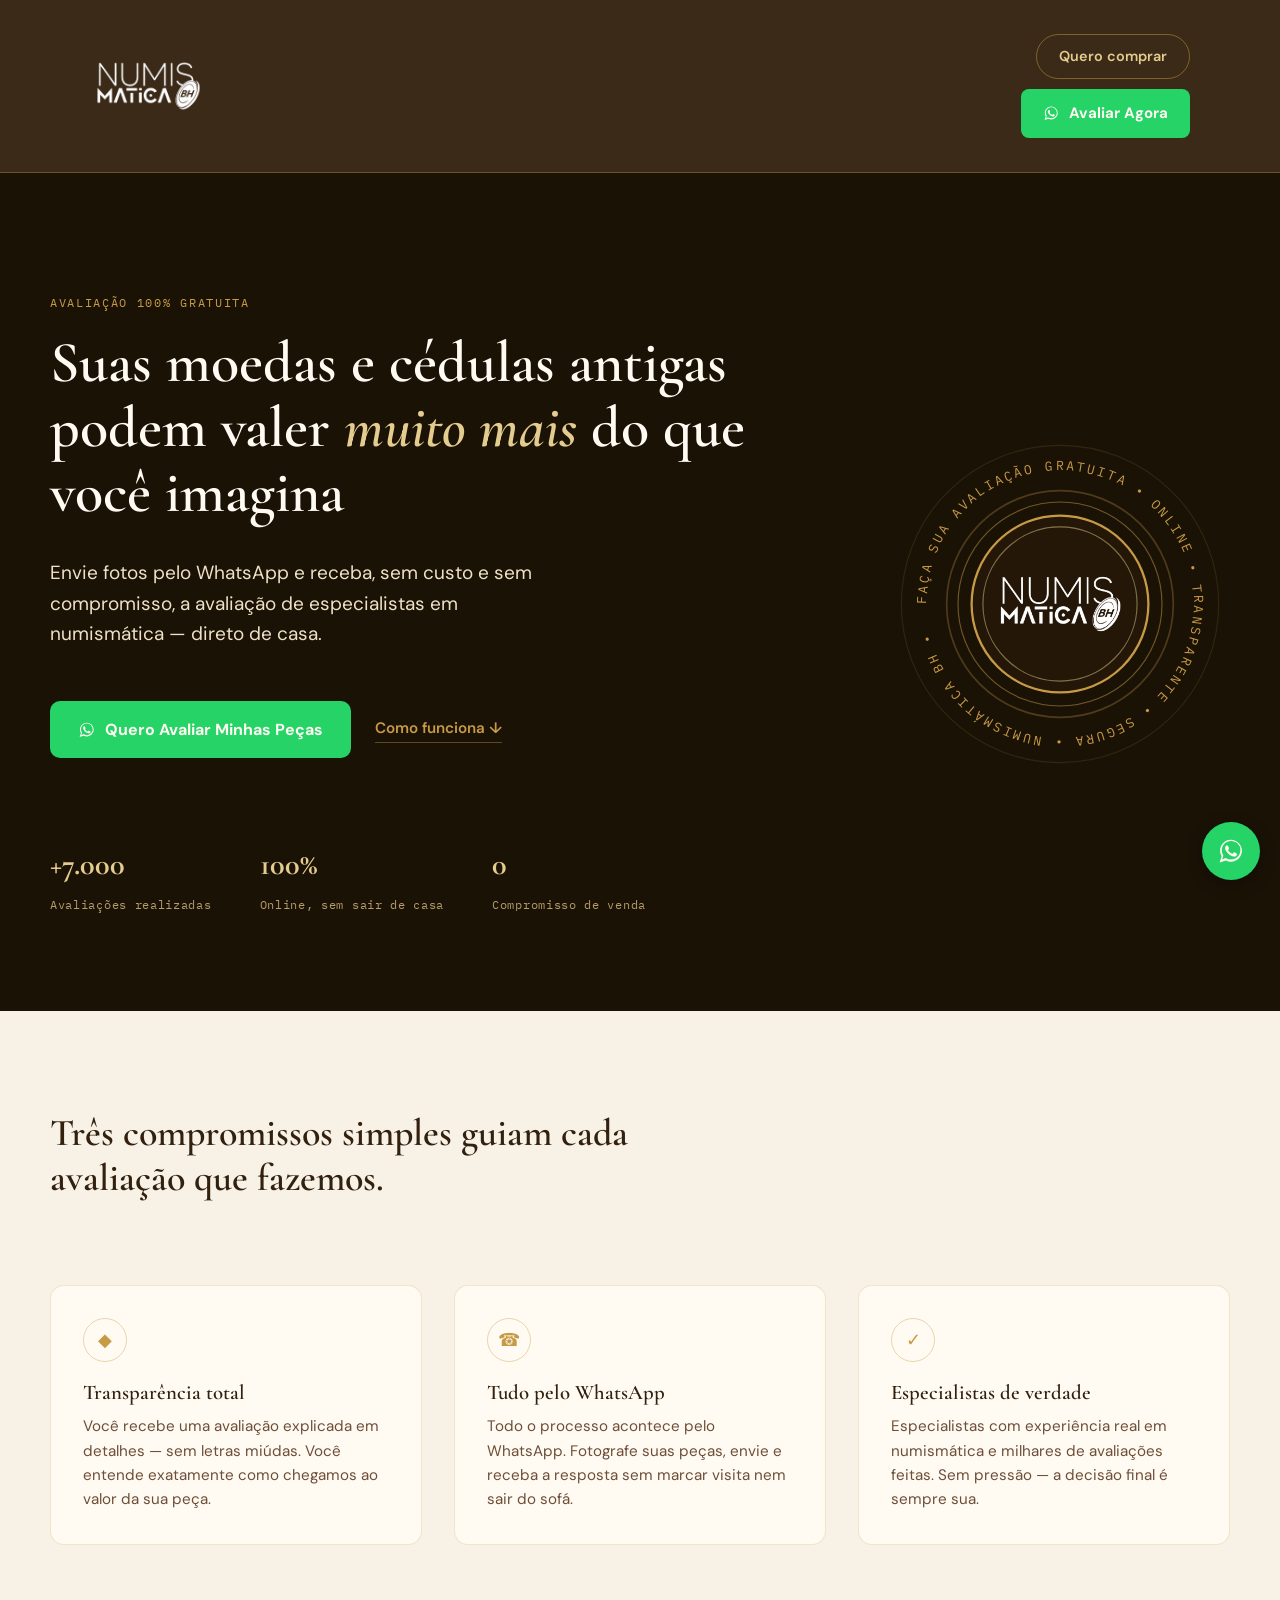
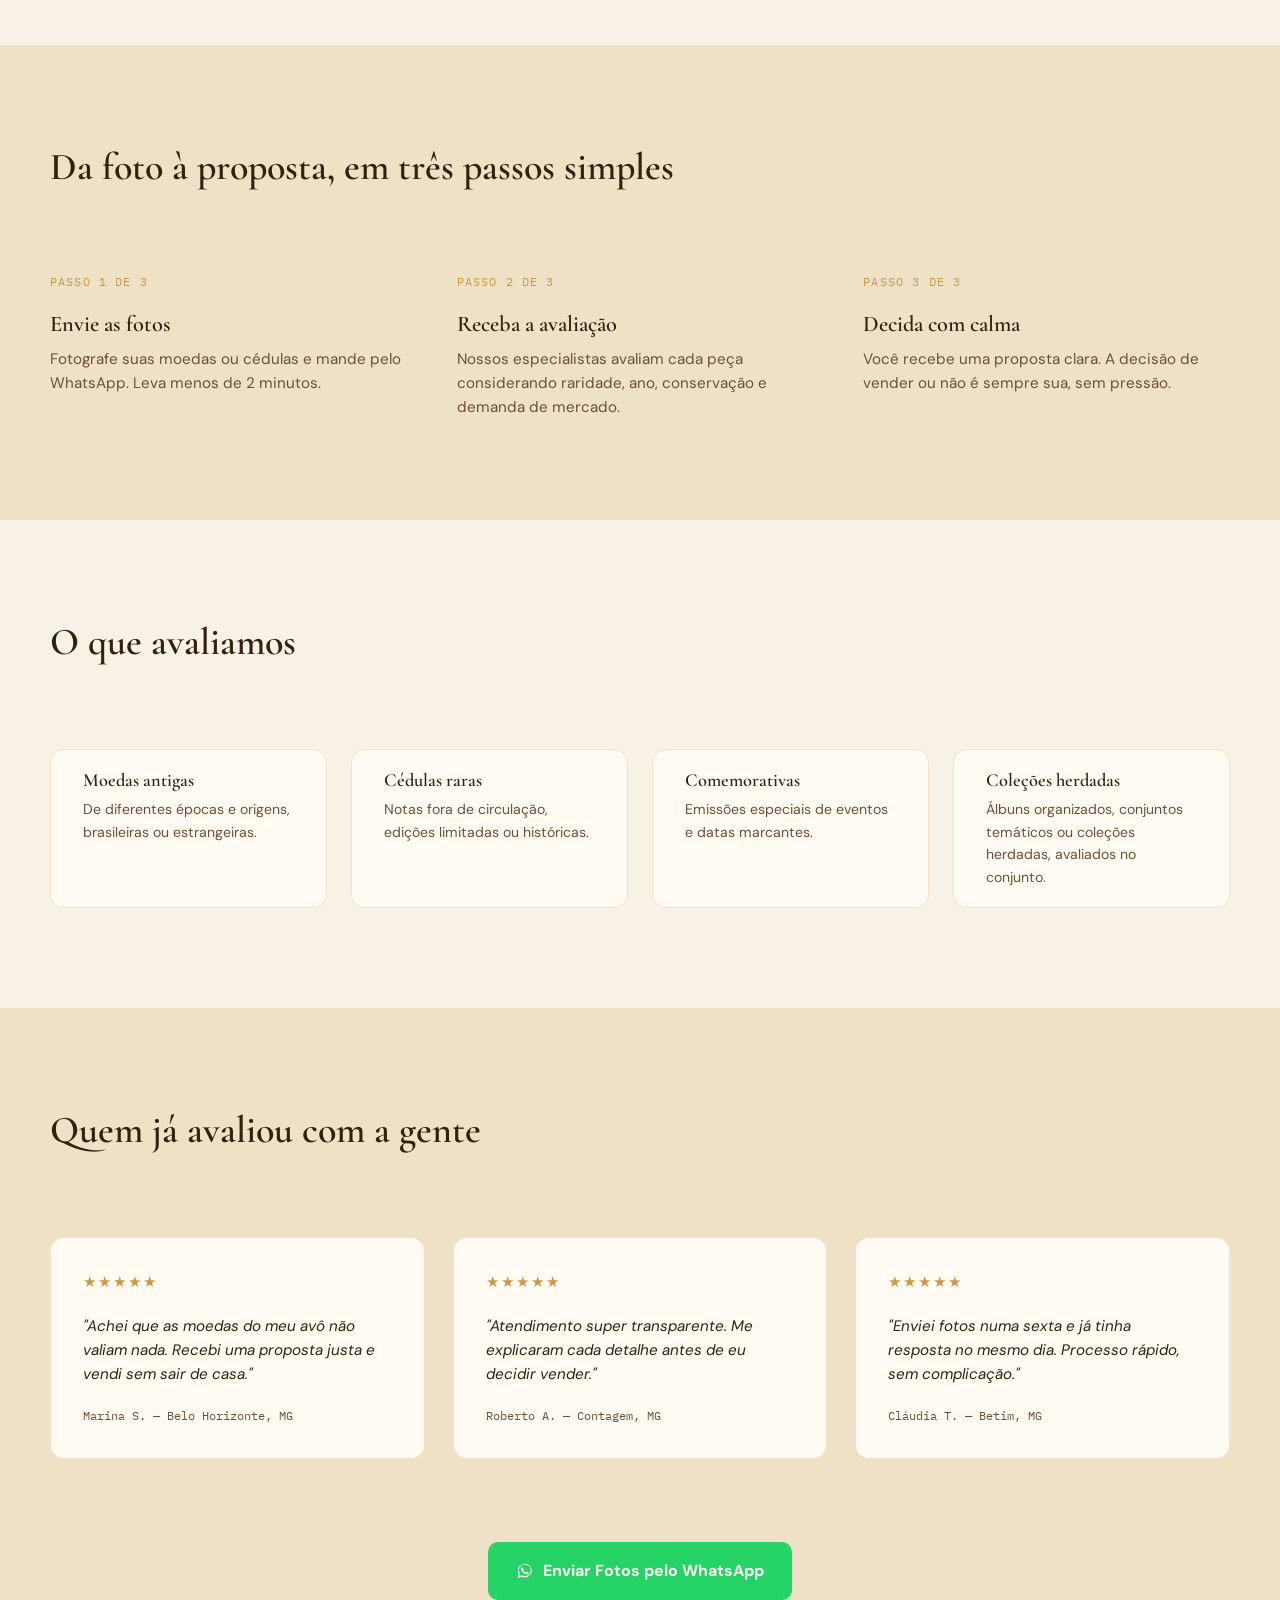
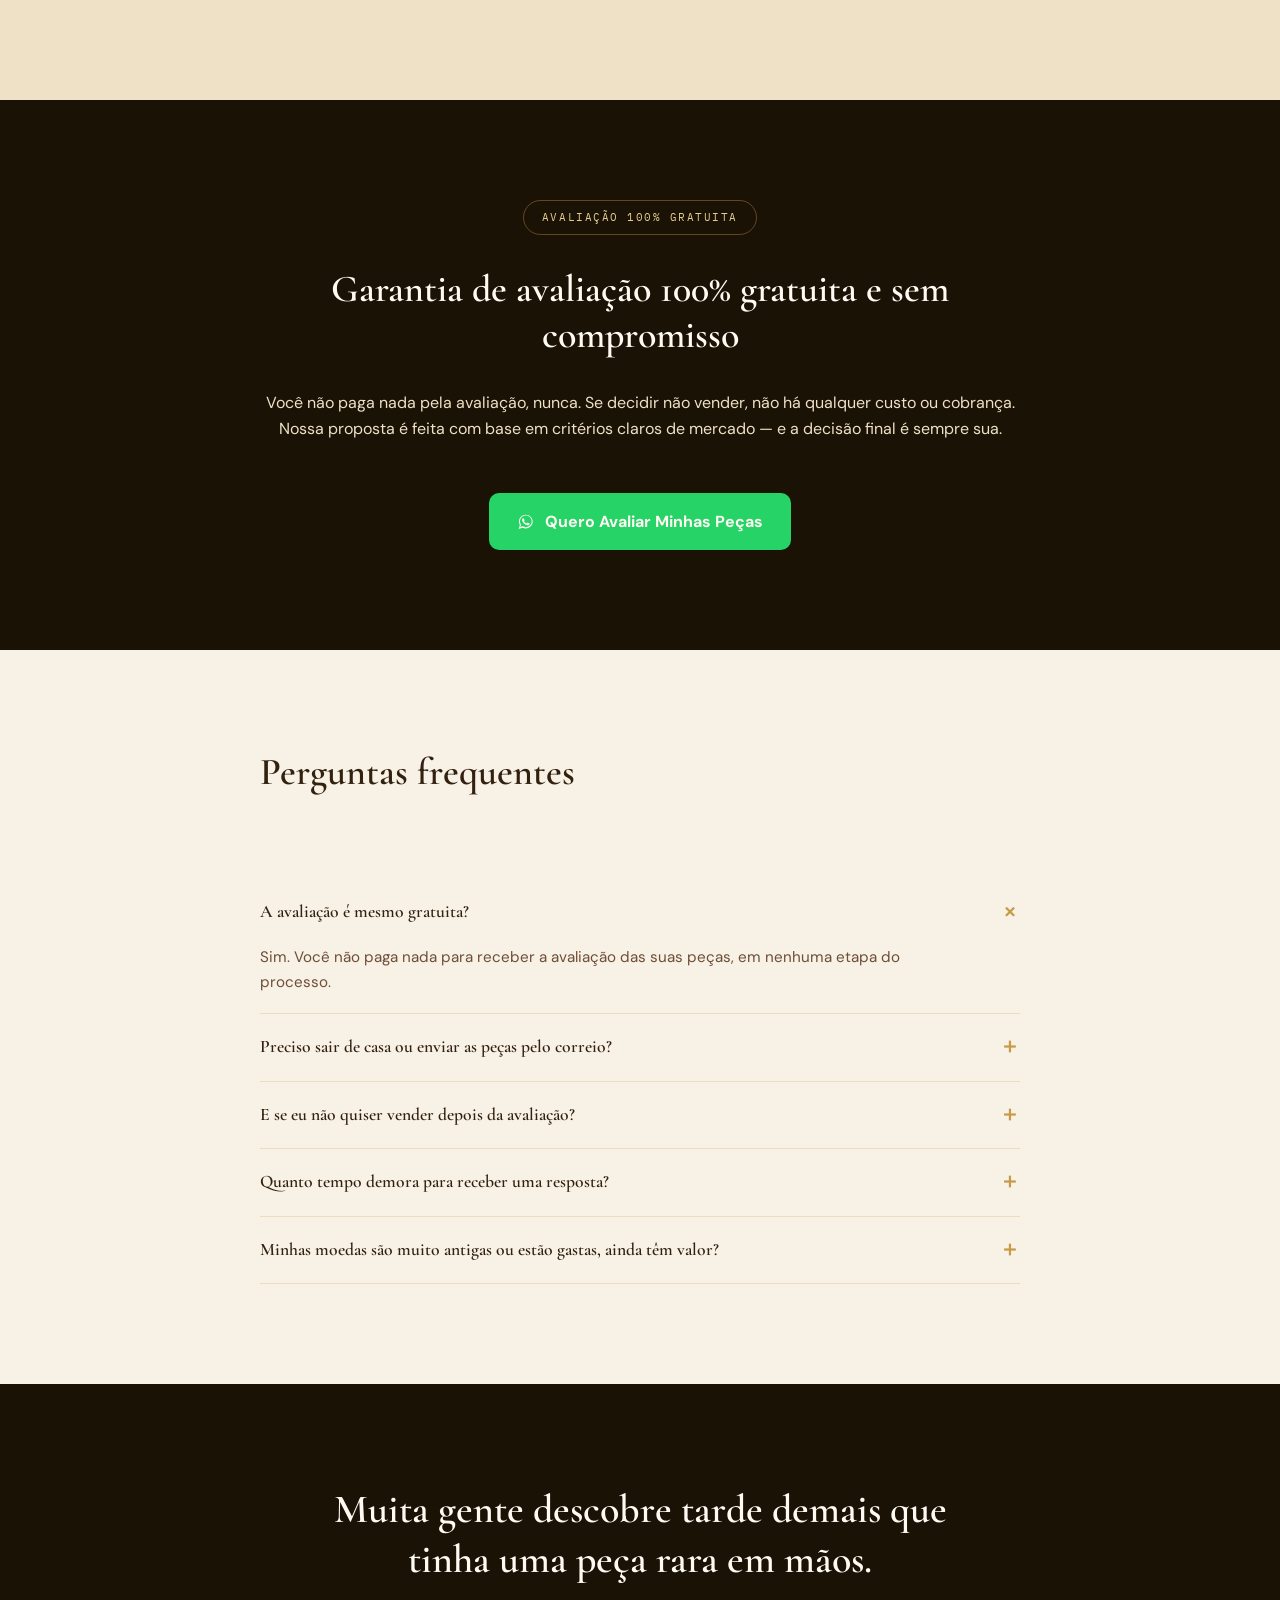
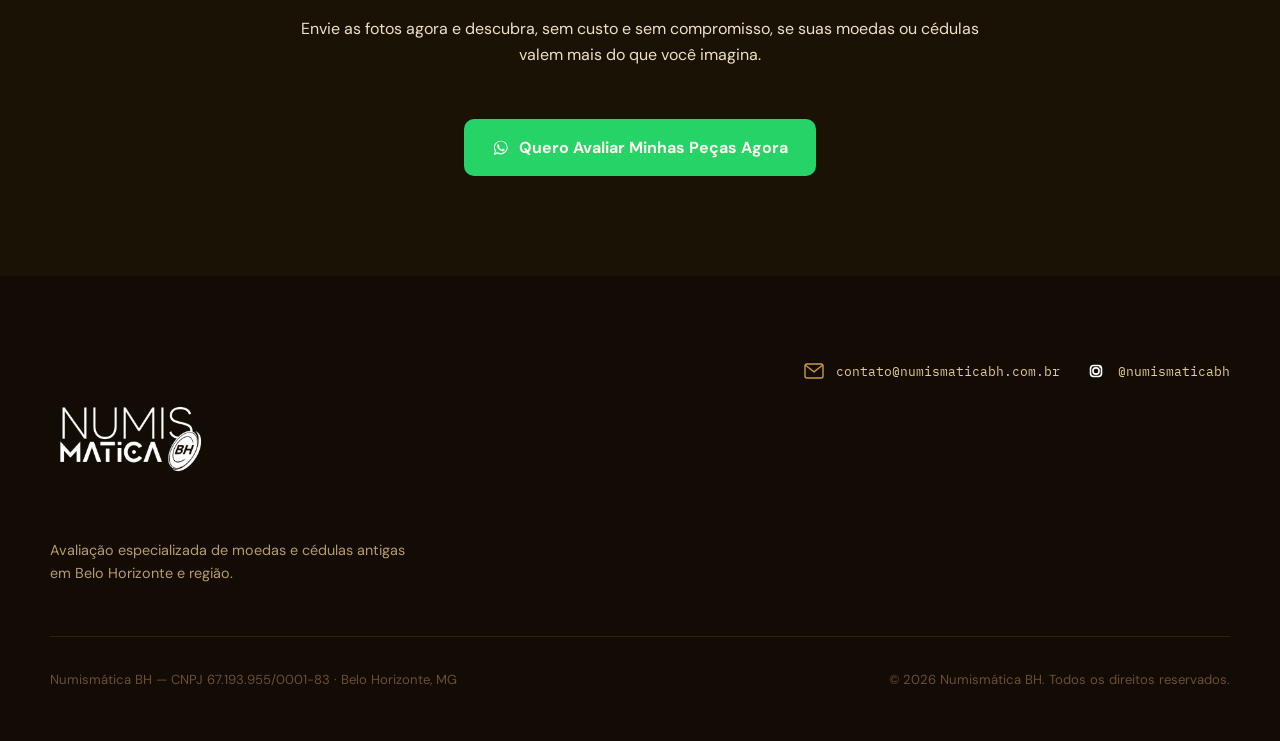
<file: index.html>
<!DOCTYPE html>
<html lang="pt-BR">
<head>
<meta charset="UTF-8">
<meta name="viewport" content="width=device-width, initial-scale=1.0">
<title>Numismática BH | Descubra o Valor Real das Suas Moedas e Cédulas Antigas</title>
<meta name="description" content="Avaliação 100% gratuita, transparente e sem compromisso para moedas e cédulas antigas. Envie fotos pelo WhatsApp e receba uma resposta de especialistas em numismática.">

<link rel="preconnect" href="https://fonts.googleapis.com">
<link rel="preconnect" href="https://fonts.gstatic.com" crossorigin>
<link href="https://fonts.googleapis.com/css2?family=Cormorant+Garamond:ital,wght@0,400;0,500;0,600;0,700;1,500;1,600&family=DM+Sans:wght@400;500;600;700&family=IBM+Plex+Mono:wght@400;500&display=swap" rel="stylesheet">

<link rel="icon" type="image/svg+xml" href="assets/favicon.svg">

<link rel="stylesheet" href="css/variables.css">
<link rel="stylesheet" href="css/base.css">
<link rel="stylesheet" href="css/components.css">
<link rel="stylesheet" href="css/layout.css">

<style>
/* Ajustes responsivos — telas até 320px */
@media (max-width: 320px) {
  html, body {
    max-width: 100vw;
    margin: 0 !important;
    padding: 0 !important;
    overflow-x: hidden !important;
  }
  * {
    max-width: 100%;
    box-sizing: border-box;
  }
  .container {
    width: 100% !important;
    padding-left: 12px !important;
    padding-right: 12px !important;
    margin-left: 0 !important;
    margin-right: 0 !important;
  }
  img, svg {
    max-width: 100%;
    height: auto;
  }

  /* Hero (avaliação) — força empilhamento em coluna única */
  .hero .container {
    display: block !important;
  }
  .hero-visual {
    margin-top: 24px;
  }
  .coin-illustration {
    width: 100% !important;
    max-width: 240px;
    height: auto;
    display: block;
    margin: 0 auto;
  }

  /* Cabeçalho */
  .site-header {
    padding: 12px 0 !important;
  }
  .site-header .container {
    flex-wrap: wrap;
  }
  .site-logo img {
    height: 76px !important;
  }
  .header-actions {
    gap: 8px !important;
    margin-top: 8px;
  }
  .header-actions .btn-ghost,
  .header-actions .btn-whatsapp--compact {
    padding: 8px 14px !important;
    font-size: 12px;
  }

  /* Rodapé */
  .footer-brand img {
    height: 90px !important;
  }

  /* Botão WhatsApp com texto longo — evita estourar a pílula */
  .btn-whatsapp {
    white-space: normal !important;
    text-align: center;
    font-size: 13px !important;
    line-height: 1.3;
    padding: 12px 18px !important;
  }
  .btn-whatsapp svg {
    flex-shrink: 0;
  }
}
</style>
</head>
<body>

<svg class="icon-defs" aria-hidden="true">
  <symbol id="icon-whatsapp" viewBox="0 0 32 32">
    <path fill="currentColor" d="M16 3C9.1 3 3.5 8.6 3.5 15.5c0 2.4.66 4.63 1.8 6.55L3 29l7.13-2.26a12.9 12.9 0 0 0 5.87 1.42h.01c6.9 0 12.5-5.6 12.5-12.5S22.9 3 16 3Zm0 22.7h-.01a10.6 10.6 0 0 1-5.42-1.49l-.39-.23-4.23 1.34 1.37-4.13-.25-.42a10.53 10.53 0 0 1-1.62-5.68c0-5.87 4.77-10.64 10.65-10.64 2.85 0 5.52 1.11 7.53 3.12a10.57 10.57 0 0 1 3.12 7.53c0 5.87-4.78 10.6-10.75 10.6Z"/>
    <path fill="currentColor" d="M22.07 18.63c-.33-.17-1.96-.97-2.27-1.08-.3-.11-.53-.17-.75.17-.22.33-.86 1.08-1.05 1.31-.19.22-.39.25-.72.08-.33-.17-1.4-.52-2.66-1.65-.98-.88-1.65-1.96-1.84-2.29-.19-.33-.02-.51.15-.68.15-.15.33-.39.5-.58.17-.2.22-.33.33-.55.11-.22.06-.42-.03-.58-.08-.17-.75-1.82-1.03-2.5-.27-.66-.55-.57-.75-.58-.19-.01-.42-.01-.64-.01-.22 0-.58.08-.89.42-.3.33-1.17 1.15-1.17 2.8s1.2 3.24 1.37 3.47c.17.22 2.36 3.62 5.72 5.08.8.35 1.42.55 1.9.71.8.25 1.53.22 2.11.13.64-.1 1.96-.8 2.24-1.58.28-.77.28-1.43.19-1.58-.08-.14-.3-.22-.63-.38Z"/>
  </symbol>
  <symbol id="icon-instagram" viewBox="0 0 24 24">
    <defs>
      <radialGradient id="ig-grad" cx="30%" cy="107%" r="150%">
        <stop offset="0%" stop-color="#fdf497"/>
        <stop offset="5%" stop-color="#fdf497"/>
        <stop offset="45%" stop-color="#fd5949"/>
        <stop offset="60%" stop-color="#d6249f"/>
        <stop offset="90%" stop-color="#285AEB"/>
      </radialGradient>
    </defs>
    <rect x="2" y="2" width="20" height="20" rx="6" style="fill:url(#ig-grad);"/>
    <rect x="6.5" y="6.5" width="11" height="11" rx="3.2" style="fill:none;stroke:#fff;stroke-width:1.6;"/>
    <circle cx="12" cy="12" r="3.1" style="fill:none;stroke:#fff;stroke-width:1.6;"/>
    <circle cx="16.2" cy="7.8" r="1.05" style="fill:#fff;"/>
  </symbol>
  <symbol id="icon-email" viewBox="0 0 24 24">
    <rect x="3" y="5" width="18" height="14" rx="2" fill="none" stroke="#C79A46" stroke-width="1.4"/>
    <path d="M3.5 6.2 12 12.8l8.5-6.6" fill="none" stroke="#C79A46" stroke-width="1.4"/>
  </symbol>
</svg>

<header class="site-header" id="siteHeader" style="background-color: #3B2A18; border-bottom: 1px solid rgba(199,154,70,.35); padding: 14px 0;">
  <div class="container">
    <a href="#topo" class="site-logo" aria-label="Numismática BH — início">
      <img src="assets/logo-numismatica-bh-branca.png" alt="Logo Numismática BH" style="height: 116px; width: auto;">
    </a>
    <div class="header-actions" style="display: flex; flex-direction: column; align-items: flex-end; gap: 10px;">
      <!-- LINK PENDENTE: apontar para a página do grupo de colecionadores quando estiver disponível -->
      <a href="#" class="btn-ghost" style="border: 1px solid rgba(199,154,70,.5); border-radius: 999px; padding: 10px 22px;">Quero comprar</a>
      <a href="#" class="btn btn-whatsapp btn-whatsapp--compact js-whatsapp-cta" data-cta="header">
        <svg viewBox="0 0 32 32" aria-hidden="true"><use href="#icon-whatsapp"/></svg>
        Avaliar Agora
      </a>
    </div>
  </div>
</header>

<main id="topo">

  <!-- HERO -->
  <section class="hero" id="hero" data-reveal>
    <div class="container">
      <div class="hero-content">
        <span class="eyebrow">Avaliação 100% gratuita</span>
        <h1 class="hero-title">Suas moedas e cédulas antigas podem valer <em>muito mais</em> do que você imagina</h1>
        <p class="hero-subtitle">Envie fotos pelo WhatsApp e receba, sem custo e sem compromisso, a avaliação de especialistas em numismática — direto de casa.</p>
        <div class="hero-cta-row">
          <a href="#" class="btn btn-whatsapp js-whatsapp-cta" data-cta="hero">
            <svg viewBox="0 0 32 32" aria-hidden="true"><use href="#icon-whatsapp"/></svg>
            Quero Avaliar Minhas Peças
          </a>
          <a href="#como-funciona" class="btn-link">Como funciona ↓</a>
        </div>
        <div class="stat-list">
          <div>
            <div class="stat-value">+7.000</div>
            <div class="stat-label">Avaliações realizadas</div>
          </div>
          <div>
            <div class="stat-value">100%</div>
            <div class="stat-label">Online, sem sair de casa</div>
          </div>
          <div>
            <div class="stat-value">0</div>
            <div class="stat-label">Compromisso de venda</div>
          </div>
        </div>
      </div>
      <div class="hero-visual">
        <svg class="coin-illustration" viewBox="0 0 300 300" aria-hidden="true">
          <circle cx="150" cy="150" r="140" fill="none" stroke="rgba(199,154,70,.14)" stroke-width="1"/>
          <g data-spin>
            <path id="coin-ring-path" d="M 150,150 m -118,0 a 118,118 0 1,1 236,0 a 118,118 0 1,1 -236,0" fill="none"/>
            <text fill="#C79A46" font-family="'IBM Plex Mono', monospace" font-size="11.5" letter-spacing="2">
              <textPath href="#coin-ring-path">FAÇA SUA AVALIAÇÃO GRATUITA • ONLINE • TRANSPARENTE  • SEGURA  • NUMISMÁTICA BH •</textPath>
            </text>
            <circle cx="150" cy="150" r="100" fill="none" stroke="rgba(199,154,70,.3)" stroke-width="1.5"/>
            <circle cx="150" cy="150" r="90" fill="none" stroke="rgba(199,154,70,.5)" stroke-width="1"/>
            <circle cx="150" cy="150" r="78" fill="#241708" stroke="#C79A46" stroke-width="2"/>
            <circle cx="150" cy="150" r="68" fill="none" stroke="rgba(228,203,142,.5)" stroke-width="1"/>
            <image href="assets/logo-numismatica-bh-branca.png" x="90" y="90" width="120" height="120" preserveAspectRatio="xMidYMid meet"/>
          </g>
        </svg>
      </div>
    </div>
  </section>

  <!-- COMPROMISSOS -->
  <section class="bg-creme" id="compromissos" data-reveal>
    <div class="container">
      <h2 class="section-title">Três compromissos simples guiam cada avaliação que fazemos.</h2>
      <div class="compromissos-grid">
        <div class="card">
          <div class="card-icon" aria-hidden="true">◆</div>
          <h3 class="card-title">Transparência total</h3>
          <p class="card-body">Você recebe uma avaliação explicada em detalhes — sem letras miúdas. Você entende exatamente como chegamos ao valor da sua peça.</p>
        </div>
        <div class="card">
          <div class="card-icon" aria-hidden="true">☎</div>
          <h3 class="card-title">Tudo pelo WhatsApp</h3>
          <p class="card-body">Todo o processo acontece pelo WhatsApp. Fotografe suas peças, envie e receba a resposta sem marcar visita nem sair do sofá.</p>
        </div>
        <div class="card">
          <div class="card-icon" aria-hidden="true">✓</div>
          <h3 class="card-title">Especialistas de verdade</h3>
          <p class="card-body">Especialistas com experiência real em numismática e milhares de avaliações feitas. Sem pressão — a decisão final é sempre sua.</p>
        </div>
      </div>
    </div>
  </section>

  <!-- COMO FUNCIONA -->
  <section class="bg-creme-escuro" id="como-funciona" data-reveal>
    <div class="container">
      <h2 class="section-title">Da foto à proposta, em três passos simples</h2>
      <div class="steps-grid">
        <div>
          <span class="step-number">PASSO 1 DE 3</span>
          <h3 class="step-title">Envie as fotos</h3>
          <p class="step-body">Fotografe suas moedas ou cédulas e mande pelo WhatsApp. Leva menos de 2 minutos.</p>
        </div>
        <div>
          <span class="step-number">PASSO 2 DE 3</span>
          <h3 class="step-title">Receba a avaliação</h3>
          <p class="step-body">Nossos especialistas avaliam cada peça considerando raridade, ano, conservação e demanda de mercado.</p>
        </div>
        <div>
          <span class="step-number">PASSO 3 DE 3</span>
          <h3 class="step-title">Decida com calma</h3>
          <p class="step-body">Você recebe uma proposta clara. A decisão de vender ou não é sempre sua, sem pressão.</p>
        </div>
      </div>
    </div>
  </section>

  <!-- O QUE AVALIAMOS -->
  <section class="bg-creme" id="avaliamos" data-reveal>
    <div class="container">
      <h2 class="section-title">O que avaliamos</h2>
      <div class="avaliamos-grid">
        <div class="card card--tight">
          <h3 class="card-title">Moedas antigas</h3>
          <p class="card-body">De diferentes épocas e origens, brasileiras ou estrangeiras.</p>
        </div>
        <div class="card card--tight">
          <h3 class="card-title">Cédulas raras</h3>
          <p class="card-body">Notas fora de circulação, edições limitadas ou históricas.</p>
        </div>
        <div class="card card--tight">
          <h3 class="card-title">Comemorativas</h3>
          <p class="card-body">Emissões especiais de eventos e datas marcantes.</p>
        </div>
        <div class="card card--tight">
          <h3 class="card-title">Coleções herdadas</h3>
          <p class="card-body">Álbuns organizados, conjuntos temáticos ou coleções herdadas, avaliados no conjunto.</p>
        </div>
      </div>
    </div>
  </section>

  <!-- DEPOIMENTOS -->
  <section class="bg-creme-escuro" id="depoimentos" data-reveal>
    <div class="container">
      <h2 class="section-title">Quem já avaliou com a gente</h2>
      <div class="depoimentos-grid">
        <article class="card">
          <div class="testimonial-stars" aria-hidden="true">★★★★★</div>
          <p class="testimonial-quote">"Achei que as moedas do meu avô não valiam nada. Recebi uma proposta justa e vendi sem sair de casa."</p>
          <p class="testimonial-author">Marina S. — Belo Horizonte, MG</p>
        </article>
        <article class="card">
          <div class="testimonial-stars" aria-hidden="true">★★★★★</div>
          <p class="testimonial-quote">"Atendimento super transparente. Me explicaram cada detalhe antes de eu decidir vender."</p>
          <p class="testimonial-author">Roberto A. — Contagem, MG</p>
        </article>
        <article class="card">
          <div class="testimonial-stars" aria-hidden="true">★★★★★</div>
          <p class="testimonial-quote">"Enviei fotos numa sexta e já tinha resposta no mesmo dia. Processo rápido, sem complicação."</p>
          <p class="testimonial-author">Cláudia T. — Betim, MG</p>
        </article>
      </div>
      <div class="depoimentos-cta">
        <a href="#" class="btn btn-whatsapp js-whatsapp-cta" data-cta="pos-depoimentos">
          <svg viewBox="0 0 32 32" aria-hidden="true"><use href="#icon-whatsapp"/></svg>
          Enviar Fotos pelo WhatsApp
        </a>
      </div>
    </div>
  </section>

  <!-- GARANTIA -->
  <section class="garantia bg-vault" id="garantia" data-reveal>
    <div class="container">
      <div class="badge-pill"><span>AVALIAÇÃO 100% GRATUITA</span></div>
      <h2 class="garantia-title">Garantia de avaliação 100% gratuita e sem compromisso</h2>
      <p class="garantia-body">Você não paga nada pela avaliação, nunca. Se decidir não vender, não há qualquer custo ou cobrança. Nossa proposta é feita com base em critérios claros de mercado — e a decisão final é sempre sua.</p>
      <a href="#" class="btn btn-whatsapp js-whatsapp-cta" data-cta="garantia">
        <svg viewBox="0 0 32 32" aria-hidden="true"><use href="#icon-whatsapp"/></svg>
        Quero Avaliar Minhas Peças
      </a>
    </div>
  </section>

  <!-- FAQ -->
  <section class="faq bg-creme" id="faq" data-reveal>
    <div class="container">
      <h2 class="section-title">Perguntas frequentes</h2>
      <div class="faq-list">
        <div class="faq-item is-open">
          <button type="button" class="faq-question" aria-expanded="true" aria-controls="faq-panel-1" id="faq-button-1">
            <span>A avaliação é mesmo gratuita?</span>
            <span class="faq-icon" aria-hidden="true">＋</span>
          </button>
          <div class="faq-panel" id="faq-panel-1" role="region" aria-labelledby="faq-button-1">
            <div class="faq-panel-inner"><p class="faq-answer">Sim. Você não paga nada para receber a avaliação das suas peças, em nenhuma etapa do processo.</p></div>
          </div>
        </div>
        <div class="faq-item">
          <button type="button" class="faq-question" aria-expanded="false" aria-controls="faq-panel-2" id="faq-button-2">
            <span>Preciso sair de casa ou enviar as peças pelo correio?</span>
            <span class="faq-icon" aria-hidden="true">＋</span>
          </button>
          <div class="faq-panel" id="faq-panel-2" role="region" aria-labelledby="faq-button-2">
            <div class="faq-panel-inner"><p class="faq-answer">Não. Todo o processo inicial acontece por fotos, direto pelo WhatsApp. Só depois de uma proposta aceita combinamos os próximos passos com você.</p></div>
          </div>
        </div>
        <div class="faq-item">
          <button type="button" class="faq-question" aria-expanded="false" aria-controls="faq-panel-3" id="faq-button-3">
            <span>E se eu não quiser vender depois da avaliação?</span>
            <span class="faq-icon" aria-hidden="true">＋</span>
          </button>
          <div class="faq-panel" id="faq-panel-3" role="region" aria-labelledby="faq-button-3">
            <div class="faq-panel-inner"><p class="faq-answer">Sem problema nenhum. A avaliação não gera qualquer compromisso de venda — você decide o que fazer com a informação.</p></div>
          </div>
        </div>
        <div class="faq-item">
          <button type="button" class="faq-question" aria-expanded="false" aria-controls="faq-panel-4" id="faq-button-4">
            <span>Quanto tempo demora para receber uma resposta?</span>
            <span class="faq-icon" aria-hidden="true">＋</span>
          </button>
          <div class="faq-panel" id="faq-panel-4" role="region" aria-labelledby="faq-button-4">
            <div class="faq-panel-inner"><p class="faq-answer">Em dias úteis, a maioria das avaliações é respondida em poucas horas. Casos que exigem mais análise podem levar até um dia útil.</p></div>
          </div>
        </div>
        <div class="faq-item">
          <button type="button" class="faq-question" aria-expanded="false" aria-controls="faq-panel-5" id="faq-button-5">
            <span>Minhas moedas são muito antigas ou estão gastas, ainda têm valor?</span>
            <span class="faq-icon" aria-hidden="true">＋</span>
          </button>
          <div class="faq-panel" id="faq-panel-5" role="region" aria-labelledby="faq-button-5">
            <div class="faq-panel-inner"><p class="faq-answer">Só uma avaliação pode dizer com certeza. Muitas peças com desgaste aparente têm valor histórico ou de colecionador — vale a pena mandar as fotos.</p></div>
          </div>
        </div>
      </div>
    </div>
  </section>

  <!-- CTA FINAL -->
  <section class="cta-final bg-vault" id="cta-final" data-reveal>
    <div class="container">
      <h2 class="cta-final-title">Muita gente descobre tarde demais que tinha uma peça rara em mãos.</h2>
      <p class="cta-final-body">Envie as fotos agora e descubra, sem custo e sem compromisso, se suas moedas ou cédulas valem mais do que você imagina.</p>
      <a href="#" class="btn btn-whatsapp js-whatsapp-cta" data-cta="final">
        <svg viewBox="0 0 32 32" aria-hidden="true"><use href="#icon-whatsapp"/></svg>
        Quero Avaliar Minhas Peças Agora
      </a>
    </div>
  </section>

</main>

<footer class="site-footer">
  <div class="container">
    <div class="footer-top">
      <div class="footer-brand">
        <img src="assets/logo-numismatica-bh-branca.png" alt="Logo Numismática BH" style="height: 160px; width: auto;">
        <p>Avaliação especializada de moedas e cédulas antigas em Belo Horizonte e região.</p>
      </div>
      <div class="footer-links">
        <a href="mailto:contato@numismaticabh.com.br" class="footer-link">
          <svg viewBox="0 0 24 24" aria-hidden="true"><use href="#icon-email"/></svg>
          <span>contato@numismaticabh.com.br</span>
        </a>
        <a href="https://instagram.com/numismaticabh" target="_blank" rel="noopener" class="footer-link" aria-label="Instagram @numismaticabh">
          <svg viewBox="0 0 24 24" aria-hidden="true"><use href="#icon-instagram"/></svg>
          <span>@numismaticabh</span>
        </a>
      </div>
    </div>
    <div class="footer-bottom">
      <p>Numismática BH — CNPJ 67.193.955/0001-83 · Belo Horizonte, MG</p>
      <p>© 2026 Numismática BH. Todos os direitos reservados.</p>
    </div>
  </div>
</footer>

<a href="#" class="whatsapp-float js-whatsapp-cta" data-cta="flutuante" aria-label="Falar no WhatsApp">
  <svg viewBox="0 0 32 32" width="28" height="28" aria-hidden="true"><use href="#icon-whatsapp"/></svg>
</a>

<script src="js/main.js"></script>
</body>
</html>
</file>
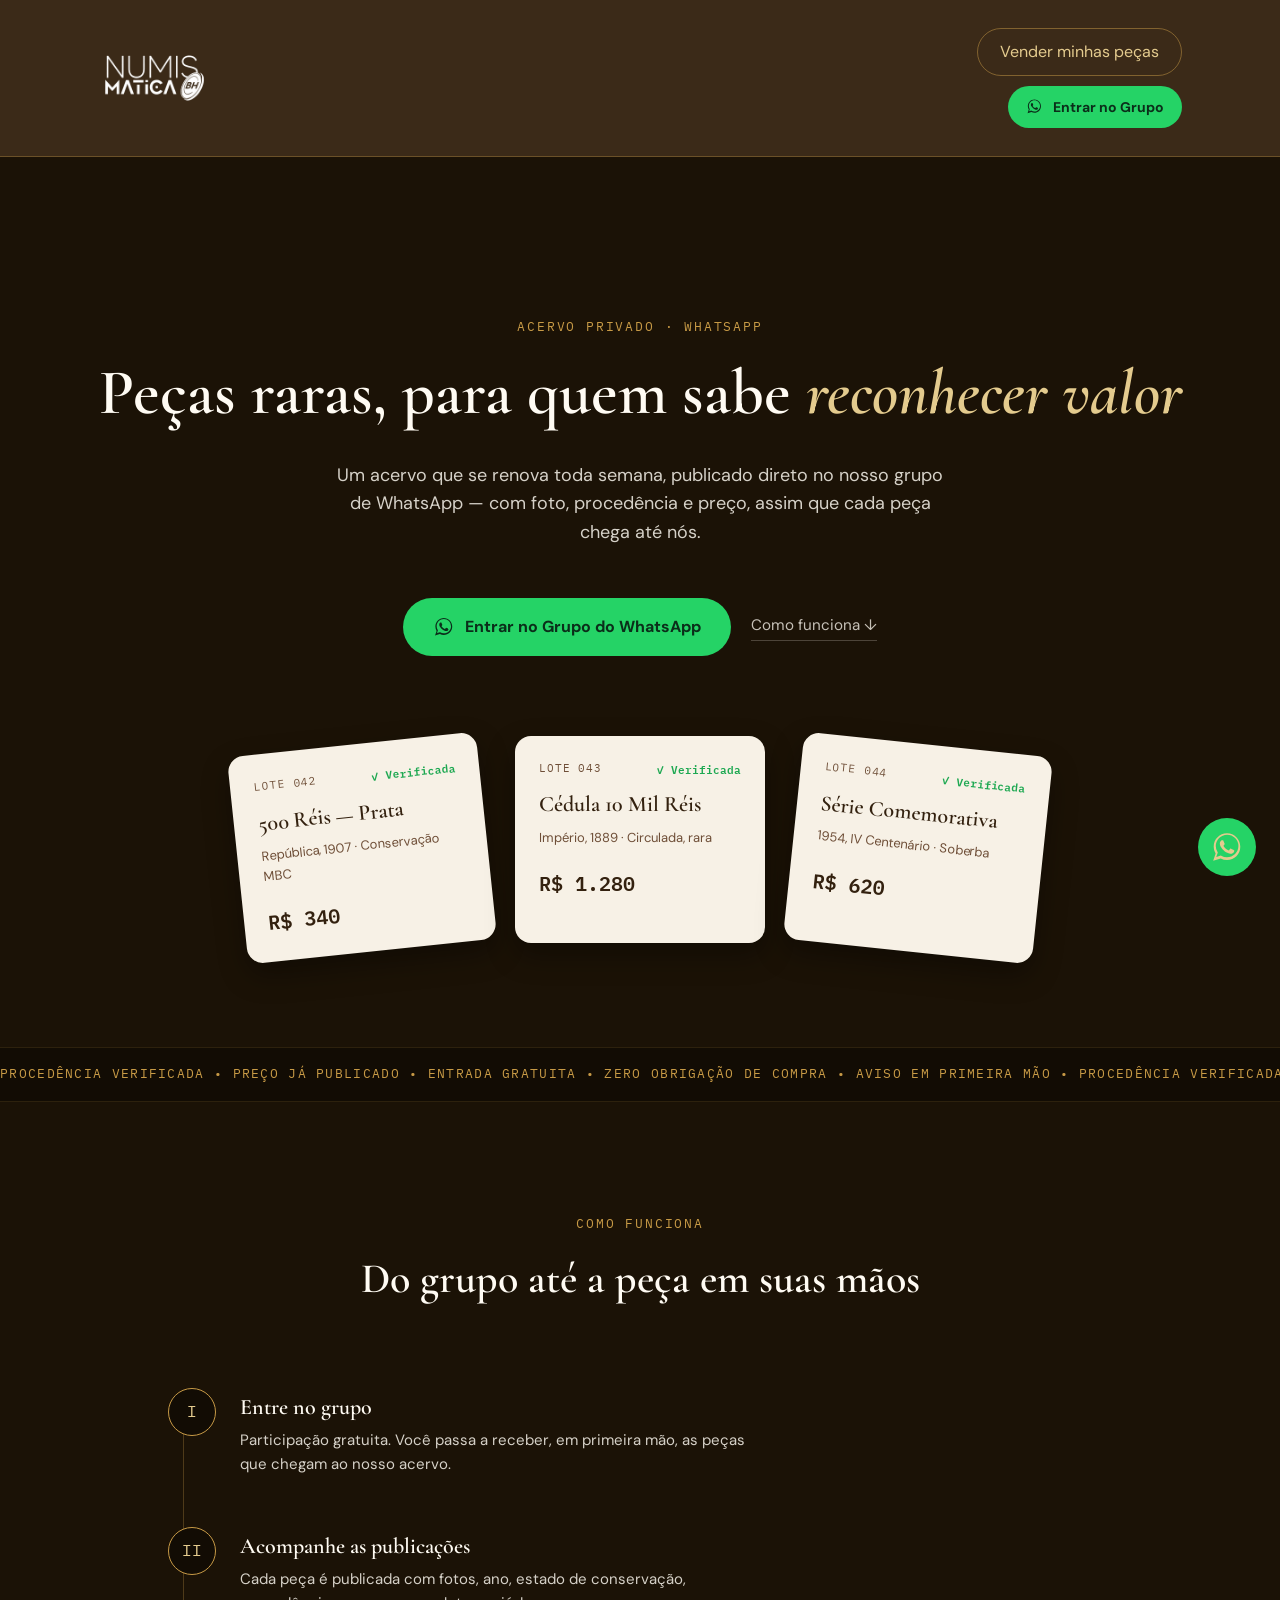
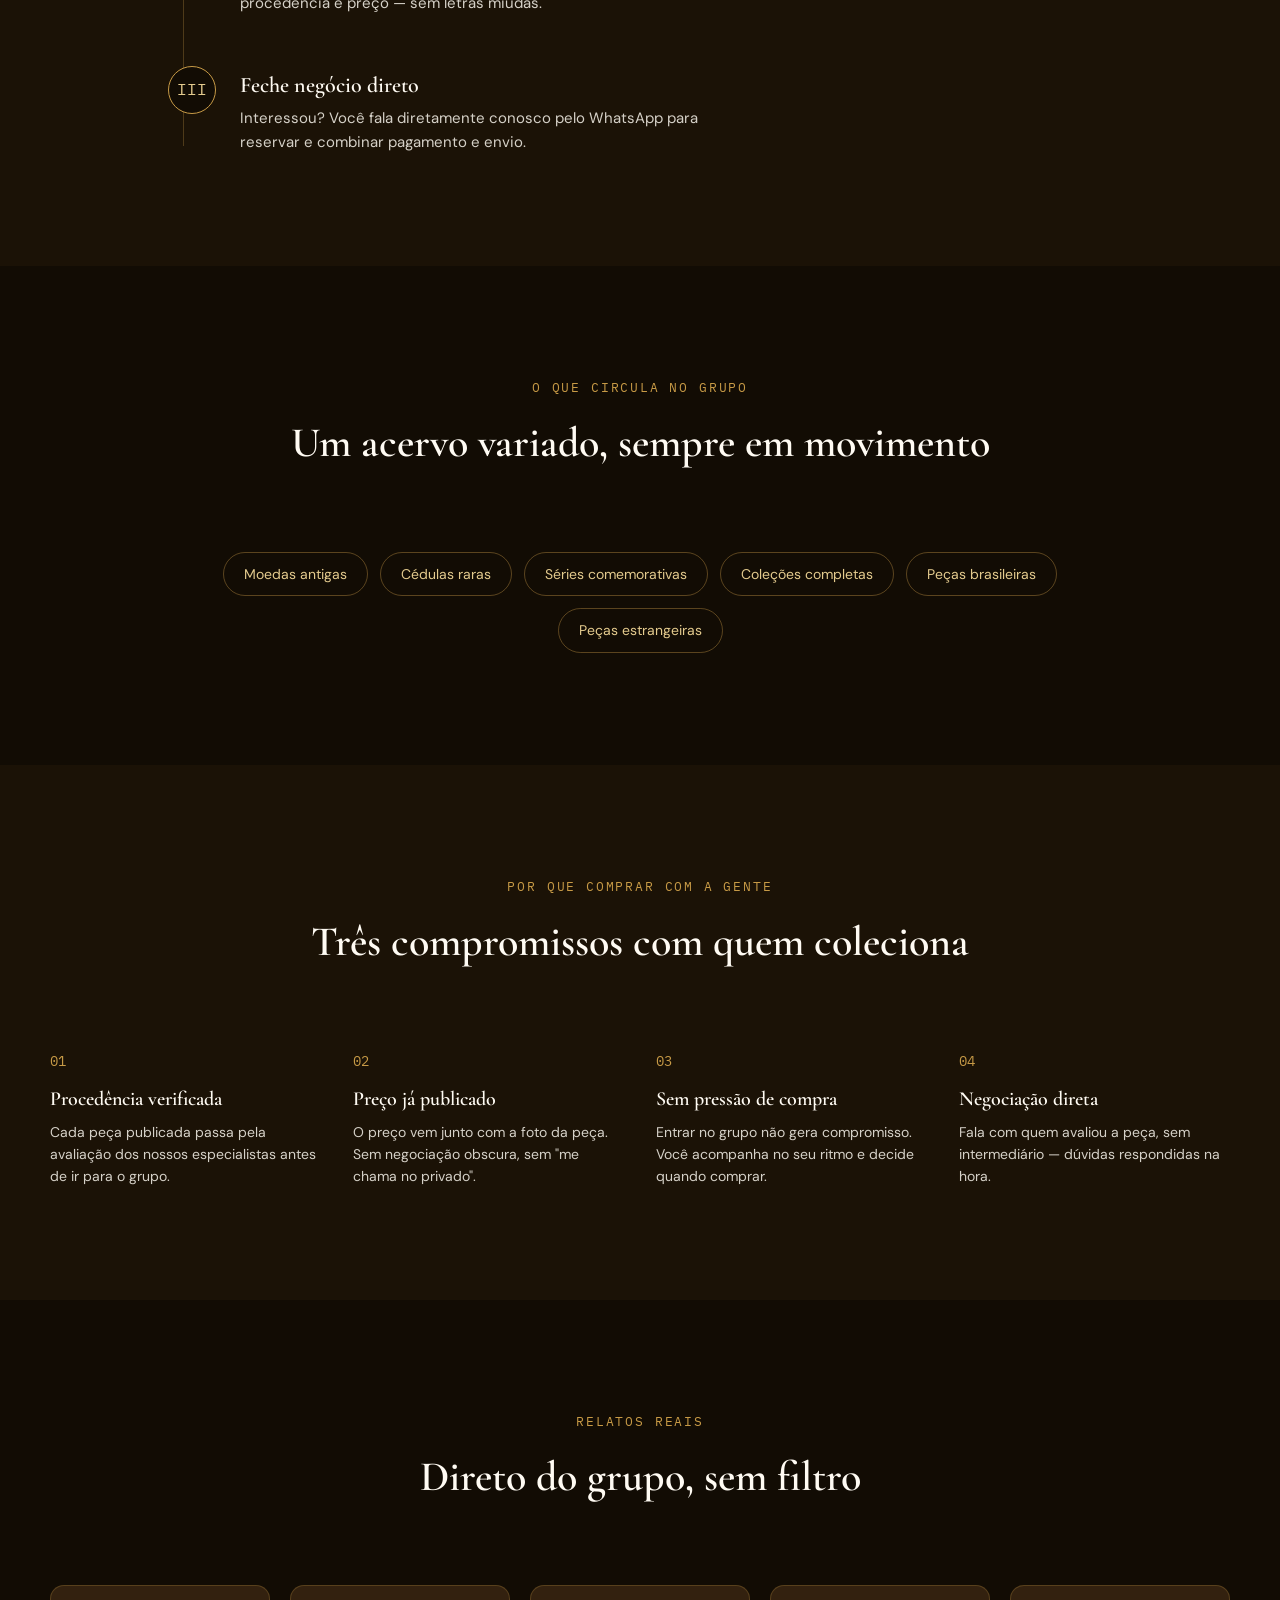
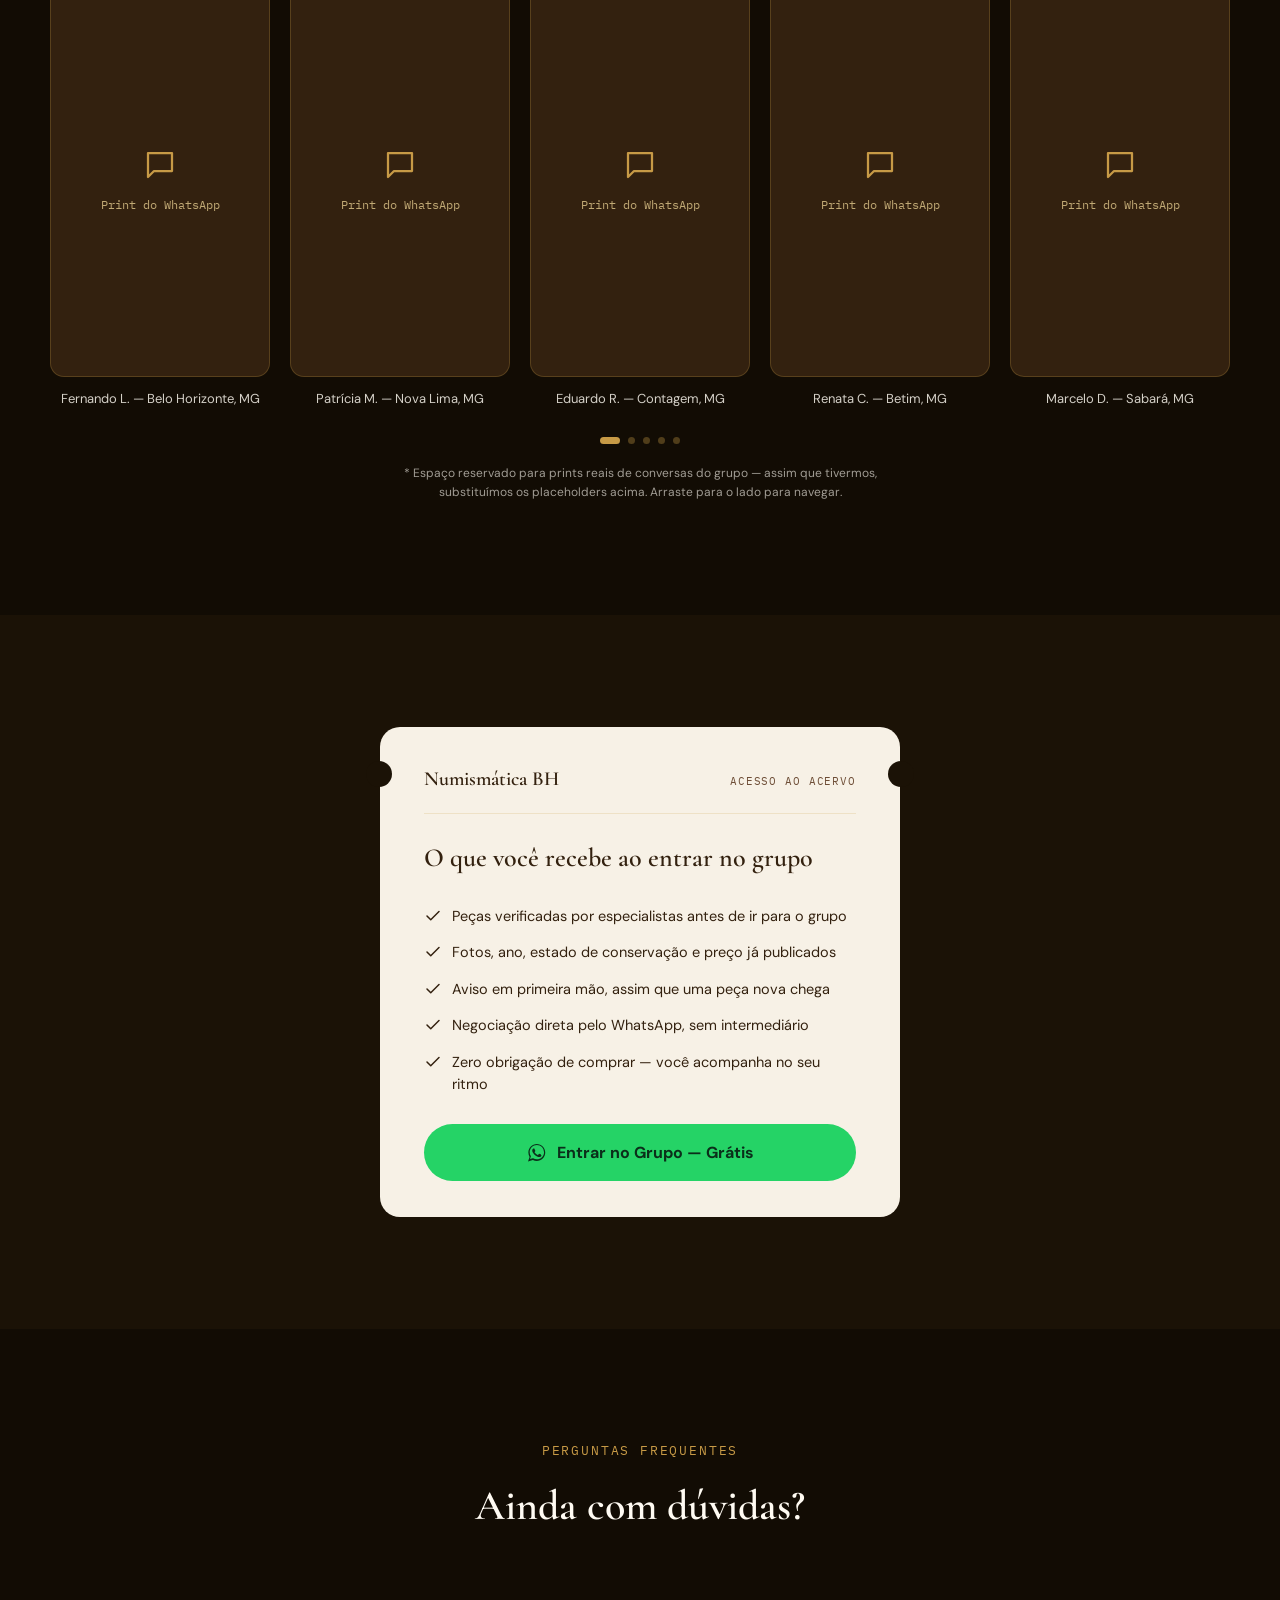
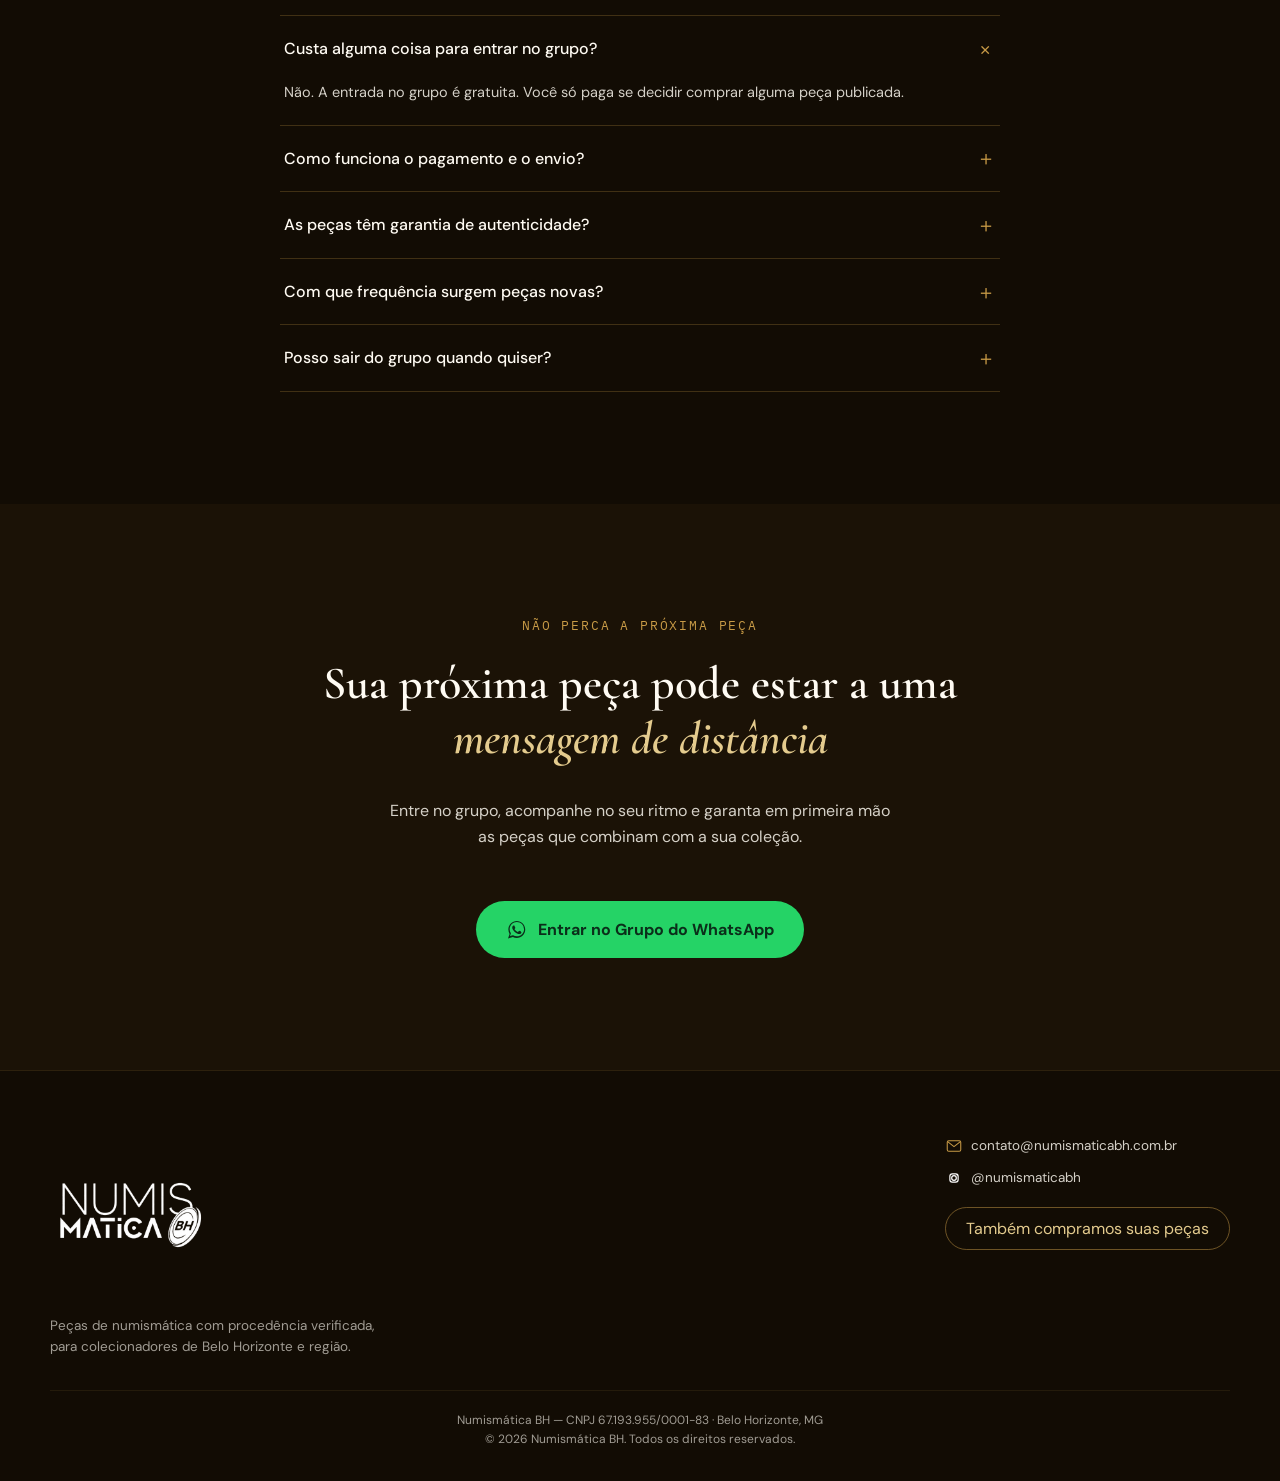
<file: grupo/index.html>
<!DOCTYPE html>
<html lang="pt-BR">
<head>
<meta charset="UTF-8">
<meta name="viewport" content="width=device-width, initial-scale=1.0">
<title>Numismática BH | Grupo de Colecionadores no WhatsApp</title>
<meta name="description" content="Entre gratuitamente no grupo de colecionadores da Numismática BH e receba, direto no WhatsApp, peças raras com procedência verificada — foto, ano e preço publicados assim que cada peça chega ao nosso acervo.">

<link rel="preconnect" href="https://fonts.googleapis.com">
<link rel="preconnect" href="https://fonts.gstatic.com" crossorigin>
<link href="https://fonts.googleapis.com/css2?family=Cormorant+Garamond:ital,wght@0,500;0,600;0,700;1,500;1,600&family=DM+Sans:wght@400;500;600;700&family=IBM+Plex+Mono:wght@400;500&display=swap" rel="stylesheet">

<link rel="icon" type="image/svg+xml" href="../assets/favicon.svg">

<link rel="stylesheet" href="css/variables.css">
<link rel="stylesheet" href="css/base.css">
<link rel="stylesheet" href="css/components.css">
<link rel="stylesheet" href="css/layout.css">

<style>
/* Ajustes responsivos — telas até 425px */
@media (max-width: 425px) {
  html, body {
    max-width: 100vw;
    overflow-x: hidden !important;
  }
  * {
    max-width: 100%;
    box-sizing: border-box;
  }
  .container {
    width: 100% !important;
    padding-left: 16px !important;
    padding-right: 16px !important;
  }

  /* Cabeçalho */
  .site-header {
    padding: 16px 0 !important;
  }
  .site-header .container {
    flex-wrap: wrap;
  }
  .site-logo img {
    height: 68px !important;
  }
  .header-actions {
    gap: 8px !important;
    margin-top: 10px;
  }
  .header-actions .btn-ghost,
  .header-actions .btn-whatsapp--compact {
    padding: 8px 16px !important;
    font-size: 13px;
  }

  /* Rodapé (logo grande também pode causar overflow) */
  .footer-brand img {
    height: 100px !important;
  }

  /* Cabeçalho fixo no mobile */
  .site-header {
    position: fixed !important;
    top: 0;
    left: 0;
    width: 100%;
    z-index: 999;
  }
  main {
    padding-top: 132px;
  }

  /* Ticker de confiança — garante que a fita não quebre linha nem embolone */
  .ticker-track,
  .ticker-track span {
    white-space: nowrap !important;
  }
  .ticker-section {
    overflow: hidden !important;
  }
  .ticker-track {
    -webkit-font-smoothing: antialiased;
    backface-visibility: hidden;
    -webkit-backface-visibility: hidden;
    transform: translateZ(0);
    -webkit-transform: translateZ(0);
  }
  .ticker-track-clone {
    display: none;
  }

  /* Passe de membro — "Numismática BH" e "Acesso ao acervo" embolando */
  .membership-header {
    display: flex !important;
    flex-direction: column !important;
    align-items: flex-start !important;
    gap: 6px;
  }
  .membership-brand,
  .membership-tag {
    white-space: normal;
  }

  /* Botões CTA do WhatsApp — texto estourando a pílula */
  .btn-whatsapp {
    white-space: normal !important;
    text-align: center;
    font-size: 13px !important;
    line-height: 1.3;
    padding: 12px 18px !important;
  }
  .btn-whatsapp svg {
    flex-shrink: 0;
  }
}
</style>
</head>
<body>

<svg class="icon-defs" aria-hidden="true">
  <symbol id="icon-whatsapp" viewBox="0 0 32 32">
    <path fill="currentColor" d="M16 3C9.1 3 3.5 8.6 3.5 15.5c0 2.4.66 4.63 1.8 6.55L3 29l7.13-2.26a12.9 12.9 0 0 0 5.87 1.42h.01c6.9 0 12.5-5.6 12.5-12.5S22.9 3 16 3Zm0 22.7h-.01a10.6 10.6 0 0 1-5.42-1.49l-.39-.23-4.23 1.34 1.37-4.13-.25-.42a10.53 10.53 0 0 1-1.62-5.68c0-5.87 4.77-10.64 10.65-10.64 2.85 0 5.52 1.11 7.53 3.12a10.57 10.57 0 0 1 3.12 7.53c0 5.87-4.78 10.6-10.75 10.6Z"/>
    <path fill="currentColor" d="M22.07 18.63c-.33-.17-1.96-.97-2.27-1.08-.3-.11-.53-.17-.75.17-.22.33-.86 1.08-1.05 1.31-.19.22-.39.25-.72.08-.33-.17-1.4-.52-2.66-1.65-.98-.88-1.65-1.96-1.84-2.29-.19-.33-.02-.51.15-.68.15-.15.33-.39.5-.58.17-.2.22-.33.33-.55.11-.22.06-.42-.03-.58-.08-.17-.75-1.82-1.03-2.5-.27-.66-.55-.57-.75-.58-.19-.01-.42-.01-.64-.01-.22 0-.58.08-.89.42-.3.33-1.17 1.15-1.17 2.8s1.2 3.24 1.37 3.47c.17.22 2.36 3.62 5.72 5.08.8.35 1.42.55 1.9.71.8.25 1.53.22 2.11.13.64-.1 1.96-.8 2.24-1.58.28-.77.28-1.43.19-1.58-.08-.14-.3-.22-.63-.38Z"/>
  </symbol>
  <symbol id="icon-instagram" viewBox="0 0 24 24">
    <defs>
      <radialGradient id="ig-grad-grupo" cx="30%" cy="107%" r="150%">
        <stop offset="0%" stop-color="#fdf497"/>
        <stop offset="5%" stop-color="#fdf497"/>
        <stop offset="45%" stop-color="#fd5949"/>
        <stop offset="60%" stop-color="#d6249f"/>
        <stop offset="90%" stop-color="#285AEB"/>
      </radialGradient>
    </defs>
    <rect x="2" y="2" width="20" height="20" rx="6" style="fill:url(#ig-grad-grupo);"/>
    <rect x="6.5" y="6.5" width="11" height="11" rx="3.2" style="fill:none;stroke:#fff;stroke-width:1.6;"/>
    <circle cx="12" cy="12" r="3.1" style="fill:none;stroke:#fff;stroke-width:1.6;"/>
    <circle cx="16.2" cy="7.8" r="1.05" style="fill:#fff;"/>
  </symbol>
  <symbol id="icon-check" viewBox="0 0 24 24">
    <path d="M4 12l5 5L20 6" stroke="#33210F" stroke-width="2" stroke-linecap="round" stroke-linejoin="round" fill="none"/>
  </symbol>
  <symbol id="icon-email" viewBox="0 0 24 24">
    <rect x="3" y="5" width="18" height="14" rx="2" fill="none" stroke="#C79A46" stroke-width="1.4"/>
    <path d="M3.5 6.2 12 12.8l8.5-6.6" fill="none" stroke="#C79A46" stroke-width="1.4"/>
  </symbol>
</svg>

<header class="site-header" id="siteHeader" style="background-color: #3B2A18; border-bottom: 1px solid rgba(199,154,70,.35); padding: 14px 0;">
  <div class="container">
    <a href="#topo" class="site-logo" aria-label="Numismática BH — grupo de colecionadores">
      <img src="../assets/logo-numismatica-bh-branca.png" alt="Logo Numismática BH" style="height: 112px; width: auto;">
    </a>
    <div class="header-actions" style="display: flex; flex-direction: column; align-items: flex-end; gap: 10px;">
      <a href="../" class="btn-ghost" style="border: 1px solid rgba(199,154,70,.5); border-radius: 999px; padding: 10px 22px;">Vender minhas peças</a>
      <a href="#" class="btn btn-whatsapp btn-whatsapp--compact js-whatsapp-cta" data-cta="header">
        <svg viewBox="0 0 32 32" aria-hidden="true"><use href="#icon-whatsapp"/></svg>
        Entrar no Grupo
      </a>
    </div>
  </div>
</header>

<main>

  <!-- HERO -->
  <section class="hero" id="topo">
    <div class="container">
      <span class="eyebrow eyebrow--center">Acervo privado · WhatsApp</span>
      <h1 class="hero-title">Peças raras, para quem sabe <em>reconhecer valor</em></h1>
      <p class="hero-subtitle">Um acervo que se renova toda semana, publicado direto no nosso grupo de WhatsApp — com foto, procedência e preço, assim que cada peça chega até nós.</p>
      <div class="hero-cta-row">
        <a href="#" class="btn btn-whatsapp js-whatsapp-cta" data-cta="hero">
          <svg viewBox="0 0 32 32" aria-hidden="true"><use href="#icon-whatsapp"/></svg>
          Entrar no Grupo do WhatsApp
        </a>
        <a href="#como-funciona" class="btn-link">Como funciona ↓</a>
      </div>

      <!-- DECK DE CARTAS DE EXEMPLO -->
      <div class="hero-deck">
        <div class="deck-card deck-card--left">
          <div class="deck-card-top">
            <span class="deck-card-lote">LOTE 042</span>
            <span class="deck-card-check">✓ Verificada</span>
          </div>
          <p class="deck-card-title">500 Réis — Prata</p>
          <p class="deck-card-meta">República, 1907 · Conservação MBC</p>
          <p class="deck-card-price">R$ 340</p>
        </div>
        <div class="deck-card deck-card--center">
          <div class="deck-card-top">
            <span class="deck-card-lote">LOTE 043</span>
            <span class="deck-card-check">✓ Verificada</span>
          </div>
          <p class="deck-card-title">Cédula 10 Mil Réis</p>
          <p class="deck-card-meta">Império, 1889 · Circulada, rara</p>
          <p class="deck-card-price">R$ 1.280</p>
        </div>
        <div class="deck-card deck-card--right">
          <div class="deck-card-top">
            <span class="deck-card-lote">LOTE 044</span>
            <span class="deck-card-check">✓ Verificada</span>
          </div>
          <p class="deck-card-title">Série Comemorativa</p>
          <p class="deck-card-meta">1954, IV Centenário · Soberba</p>
          <p class="deck-card-price">R$ 620</p>
        </div>
      </div>
    </div>
  </section>

  <!-- TICKER DE CONFIANÇA -->
  <section class="ticker-section" aria-hidden="true">
    <div class="ticker-track">
      <span>PROCEDÊNCIA VERIFICADA • PREÇO JÁ PUBLICADO • ENTRADA GRATUITA • ZERO OBRIGAÇÃO DE COMPRA • AVISO EM PRIMEIRA MÃO • PROCEDÊNCIA VERIFICADA • PREÇO JÁ PUBLICADO • ENTRADA GRATUITA • ZERO OBRIGAÇÃO DE COMPRA • AVISO EM PRIMEIRA MÃO •</span>
      <span class="ticker-track-clone">PROCEDÊNCIA VERIFICADA • PREÇO JÁ PUBLICADO • ENTRADA GRATUITA • ZERO OBRIGAÇÃO DE COMPRA • AVISO EM PRIMEIRA MÃO • PROCEDÊNCIA VERIFICADA • PREÇO JÁ PUBLICADO • ENTRADA GRATUITA • ZERO OBRIGAÇÃO DE COMPRA • AVISO EM PRIMEIRA MÃO •</span>
    </div>
  </section>

  <!-- COMO FUNCIONA -->
  <section id="como-funciona" data-reveal>
    <div class="container">
      <span class="eyebrow eyebrow--center">Como funciona</span>
      <h2 class="section-title section-title--center">Do grupo até a peça em suas mãos</h2>
      <div class="timeline">
        <div class="timeline-item">
          <div class="timeline-marker" aria-hidden="true">I</div>
          <div class="timeline-content">
            <h3 class="timeline-title">Entre no grupo</h3>
            <p class="timeline-body">Participação gratuita. Você passa a receber, em primeira mão, as peças que chegam ao nosso acervo.</p>
          </div>
        </div>
        <div class="timeline-item">
          <div class="timeline-marker" aria-hidden="true">II</div>
          <div class="timeline-content">
            <h3 class="timeline-title">Acompanhe as publicações</h3>
            <p class="timeline-body">Cada peça é publicada com fotos, ano, estado de conservação, procedência e preço — sem letras miúdas.</p>
          </div>
        </div>
        <div class="timeline-item">
          <div class="timeline-marker" aria-hidden="true">III</div>
          <div class="timeline-content">
            <h3 class="timeline-title">Feche negócio direto</h3>
            <p class="timeline-body">Interessou? Você fala diretamente conosco pelo WhatsApp para reservar e combinar pagamento e envio.</p>
          </div>
        </div>
      </div>
    </div>
  </section>

  <!-- O QUE CIRCULA NO GRUPO -->
  <section class="bg-vault-alt" id="o-que-circula" data-reveal>
    <div class="circula-content">
      <span class="eyebrow eyebrow--center">O que circula no grupo</span>
      <h2 class="section-title section-title--center">Um acervo variado, sempre em movimento</h2>
      <div class="tag-list">
        <span class="tag-pill">Moedas antigas</span>
        <span class="tag-pill">Cédulas raras</span>
        <span class="tag-pill">Séries comemorativas</span>
        <span class="tag-pill">Coleções completas</span>
        <span class="tag-pill">Peças brasileiras</span>
        <span class="tag-pill">Peças estrangeiras</span>
      </div>
    </div>
  </section>

  <!-- COMPROMISSOS -->
  <section id="compromissos" data-reveal>
    <div class="container">
      <span class="eyebrow eyebrow--center">Por que comprar com a gente</span>
      <h2 class="section-title section-title--center">Três compromissos com quem coleciona</h2>
      <div class="compromissos-grid">
        <div>
          <span class="compromisso-numero">01</span>
          <h3 class="compromisso-title">Procedência verificada</h3>
          <p class="compromisso-body">Cada peça publicada passa pela avaliação dos nossos especialistas antes de ir para o grupo.</p>
        </div>
        <div>
          <span class="compromisso-numero">02</span>
          <h3 class="compromisso-title">Preço já publicado</h3>
          <p class="compromisso-body">O preço vem junto com a foto da peça. Sem negociação obscura, sem "me chama no privado".</p>
        </div>
        <div>
          <span class="compromisso-numero">03</span>
          <h3 class="compromisso-title">Sem pressão de compra</h3>
          <p class="compromisso-body">Entrar no grupo não gera compromisso. Você acompanha no seu ritmo e decide quando comprar.</p>
        </div>
        <div>
          <span class="compromisso-numero">04</span>
          <h3 class="compromisso-title">Negociação direta</h3>
          <p class="compromisso-body">Fala com quem avaliou a peça, sem intermediário — dúvidas respondidas na hora.</p>
        </div>
      </div>
    </div>
  </section>

  <!-- RELATOS -->
  <section class="bg-vault-alt" id="relatos" data-reveal>
    <div class="relatos-content">
      <span class="eyebrow eyebrow--center">Relatos reais</span>
      <h2 class="section-title section-title--center">Direto do grupo, sem filtro</h2>

      <div class="relatos-carousel">
        <figure class="relato-figure">
          <div class="relato-placeholder">
            <svg width="36" height="36" viewBox="0 0 24 24" fill="none" aria-hidden="true"><path d="M4 4h16v12H8l-4 4V4z" stroke="#C79A46" stroke-width="1.5" stroke-linejoin="round"/></svg>
            <span>Print do WhatsApp</span>
          </div>
          <figcaption class="relato-figcaption">Fernando L. — Belo Horizonte, MG</figcaption>
        </figure>
        <figure class="relato-figure">
          <div class="relato-placeholder">
            <svg width="36" height="36" viewBox="0 0 24 24" fill="none" aria-hidden="true"><path d="M4 4h16v12H8l-4 4V4z" stroke="#C79A46" stroke-width="1.5" stroke-linejoin="round"/></svg>
            <span>Print do WhatsApp</span>
          </div>
          <figcaption class="relato-figcaption">Patrícia M. — Nova Lima, MG</figcaption>
        </figure>
        <figure class="relato-figure">
          <div class="relato-placeholder">
            <svg width="36" height="36" viewBox="0 0 24 24" fill="none" aria-hidden="true"><path d="M4 4h16v12H8l-4 4V4z" stroke="#C79A46" stroke-width="1.5" stroke-linejoin="round"/></svg>
            <span>Print do WhatsApp</span>
          </div>
          <figcaption class="relato-figcaption">Eduardo R. — Contagem, MG</figcaption>
        </figure>
        <figure class="relato-figure">
          <div class="relato-placeholder">
            <svg width="36" height="36" viewBox="0 0 24 24" fill="none" aria-hidden="true"><path d="M4 4h16v12H8l-4 4V4z" stroke="#C79A46" stroke-width="1.5" stroke-linejoin="round"/></svg>
            <span>Print do WhatsApp</span>
          </div>
          <figcaption class="relato-figcaption">Renata C. — Betim, MG</figcaption>
        </figure>
        <figure class="relato-figure">
          <div class="relato-placeholder">
            <svg width="36" height="36" viewBox="0 0 24 24" fill="none" aria-hidden="true"><path d="M4 4h16v12H8l-4 4V4z" stroke="#C79A46" stroke-width="1.5" stroke-linejoin="round"/></svg>
            <span>Print do WhatsApp</span>
          </div>
          <figcaption class="relato-figcaption">Marcelo D. — Sabará, MG</figcaption>
        </figure>
      </div>

      <div class="relato-dots">
        <span class="relato-dot is-active"></span>
        <span class="relato-dot"></span>
        <span class="relato-dot"></span>
        <span class="relato-dot"></span>
        <span class="relato-dot"></span>
      </div>
      <p class="relato-note">* Espaço reservado para prints reais de conversas do grupo — assim que tivermos, substituímos os placeholders acima. Arraste para o lado para navegar.</p>
    </div>
  </section>

  <!-- PASSE DE MEMBRO -->
  <section id="passe-de-membro" data-reveal>
    <div class="container">
      <div class="membership-card">
        <span class="membership-notch membership-notch--left" aria-hidden="true"></span>
        <span class="membership-notch membership-notch--right" aria-hidden="true"></span>

        <div class="membership-header">
          <span class="membership-brand">Numismática BH</span>
          <span class="membership-tag">Acesso ao acervo</span>
        </div>

        <h2 class="membership-title">O que você recebe ao entrar no grupo</h2>

        <ul class="membership-list">
          <li>
            <svg width="18" height="18" viewBox="0 0 24 24" aria-hidden="true"><use href="#icon-check"/></svg>
            <span>Peças verificadas por especialistas antes de ir para o grupo</span>
          </li>
          <li>
            <svg width="18" height="18" viewBox="0 0 24 24" aria-hidden="true"><use href="#icon-check"/></svg>
            <span>Fotos, ano, estado de conservação e preço já publicados</span>
          </li>
          <li>
            <svg width="18" height="18" viewBox="0 0 24 24" aria-hidden="true"><use href="#icon-check"/></svg>
            <span>Aviso em primeira mão, assim que uma peça nova chega</span>
          </li>
          <li>
            <svg width="18" height="18" viewBox="0 0 24 24" aria-hidden="true"><use href="#icon-check"/></svg>
            <span>Negociação direta pelo WhatsApp, sem intermediário</span>
          </li>
          <li>
            <svg width="18" height="18" viewBox="0 0 24 24" aria-hidden="true"><use href="#icon-check"/></svg>
            <span>Zero obrigação de comprar — você acompanha no seu ritmo</span>
          </li>
        </ul>

        <a href="#" class="btn btn-whatsapp js-whatsapp-cta" data-cta="passe-de-membro">
          <svg viewBox="0 0 32 32" aria-hidden="true"><use href="#icon-whatsapp"/></svg>
          Entrar no Grupo — Grátis
        </a>
      </div>
    </div>
  </section>

  <!-- FAQ -->
  <section class="bg-vault-alt" id="faq" data-reveal>
    <div class="container">
      <span class="eyebrow eyebrow--center">Perguntas frequentes</span>
      <h2 class="section-title section-title--center">Ainda com dúvidas?</h2>
      <div class="faq-list">
        <div class="faq-item is-open">
          <button type="button" class="faq-question" aria-expanded="true" aria-controls="faq-panel-1" id="faq-button-1">
            <span>Custa alguma coisa para entrar no grupo?</span>
            <span class="faq-icon" aria-hidden="true">＋</span>
          </button>
          <div class="faq-panel" id="faq-panel-1" role="region" aria-labelledby="faq-button-1">
            <div class="faq-panel-inner"><p class="faq-answer">Não. A entrada no grupo é gratuita. Você só paga se decidir comprar alguma peça publicada.</p></div>
          </div>
        </div>
        <div class="faq-item">
          <button type="button" class="faq-question" aria-expanded="false" aria-controls="faq-panel-2" id="faq-button-2">
            <span>Como funciona o pagamento e o envio?</span>
            <span class="faq-icon" aria-hidden="true">＋</span>
          </button>
          <div class="faq-panel" id="faq-panel-2" role="region" aria-labelledby="faq-button-2">
            <div class="faq-panel-inner"><p class="faq-answer">Depois de reservar uma peça, combinamos forma de pagamento e envio diretamente pelo WhatsApp.</p></div>
          </div>
        </div>
        <div class="faq-item">
          <button type="button" class="faq-question" aria-expanded="false" aria-controls="faq-panel-3" id="faq-button-3">
            <span>As peças têm garantia de autenticidade?</span>
            <span class="faq-icon" aria-hidden="true">＋</span>
          </button>
          <div class="faq-panel" id="faq-panel-3" role="region" aria-labelledby="faq-button-3">
            <div class="faq-panel-inner"><p class="faq-answer">Sim. Toda peça publicada no grupo passa antes pela avaliação dos nossos especialistas.</p></div>
          </div>
        </div>
        <div class="faq-item">
          <button type="button" class="faq-question" aria-expanded="false" aria-controls="faq-panel-4" id="faq-button-4">
            <span>Com que frequência surgem peças novas?</span>
            <span class="faq-icon" aria-hidden="true">＋</span>
          </button>
          <div class="faq-panel" id="faq-panel-4" role="region" aria-labelledby="faq-button-4">
            <div class="faq-panel-inner"><p class="faq-answer">O acervo se renova constantemente, já que recebemos peças novas toda semana através das avaliações que fazemos.</p></div>
          </div>
        </div>
        <div class="faq-item">
          <button type="button" class="faq-question" aria-expanded="false" aria-controls="faq-panel-5" id="faq-button-5">
            <span>Posso sair do grupo quando quiser?</span>
            <span class="faq-icon" aria-hidden="true">＋</span>
          </button>
          <div class="faq-panel" id="faq-panel-5" role="region" aria-labelledby="faq-button-5">
            <div class="faq-panel-inner"><p class="faq-answer">Claro. Não há qualquer fidelidade ou compromisso — você entra e sai quando quiser.</p></div>
          </div>
        </div>
      </div>
    </div>
  </section>

  <!-- CTA FINAL -->
  <section class="cta-final" id="cta-final" data-reveal>
    <div class="container">
      <span class="eyebrow eyebrow--center">Não perca a próxima peça</span>
      <h2 class="cta-final-title">Sua próxima peça pode estar a uma <em>mensagem de distância</em></h2>
      <p class="cta-final-body">Entre no grupo, acompanhe no seu ritmo e garanta em primeira mão as peças que combinam com a sua coleção.</p>
      <a href="#" class="btn btn-whatsapp js-whatsapp-cta" data-cta="final">
        <svg viewBox="0 0 32 32" aria-hidden="true"><use href="#icon-whatsapp"/></svg>
        Entrar no Grupo do WhatsApp
      </a>
    </div>
  </section>

</main>

<footer class="site-footer">
  <div class="container">
    <div class="footer-top">
      <div class="footer-brand">
        <img src="../assets/logo-numismatica-bh-branca.png" alt="Logo Numismática BH" style="height: 160px; width: auto;">
        <p>Peças de numismática com procedência verificada, para colecionadores de Belo Horizonte e região.</p>
      </div>
      <div class="footer-links">
        <a href="mailto:contato@numismaticabh.com.br" class="footer-link">
          <svg viewBox="0 0 24 24" aria-hidden="true"><use href="#icon-email"/></svg>
          <span>contato@numismaticabh.com.br</span>
        </a>
        <a href="https://instagram.com/numismaticabh" target="_blank" rel="noopener" class="footer-link" aria-label="Instagram @numismaticabh">
          <svg viewBox="0 0 24 24" aria-hidden="true"><use href="#icon-instagram"/></svg>
          <span>@numismaticabh</span>
        </a>
        <a href="../" class="btn-ghost" style="border: 1px solid rgba(199,154,70,.5); border-radius: 999px; padding: 8px 20px; display: inline-block; margin-top: 8px;">Também compramos suas peças</a>
      </div>
    </div>
    <div class="footer-bottom">
      <p>Numismática BH — CNPJ 67.193.955/0001-83 · Belo Horizonte, MG</p>
      <p>© 2026 Numismática BH. Todos os direitos reservados.</p>
    </div>
  </div>
</footer>

<a href="#" class="whatsapp-float js-whatsapp-cta" data-cta="flutuante" aria-label="Entrar no grupo pelo WhatsApp">
  <svg viewBox="0 0 32 32" width="28" height="28" aria-hidden="true"><use href="#icon-whatsapp"/></svg>
</a>

<script src="js/main.js"></script>
</body>
</html>
</file>
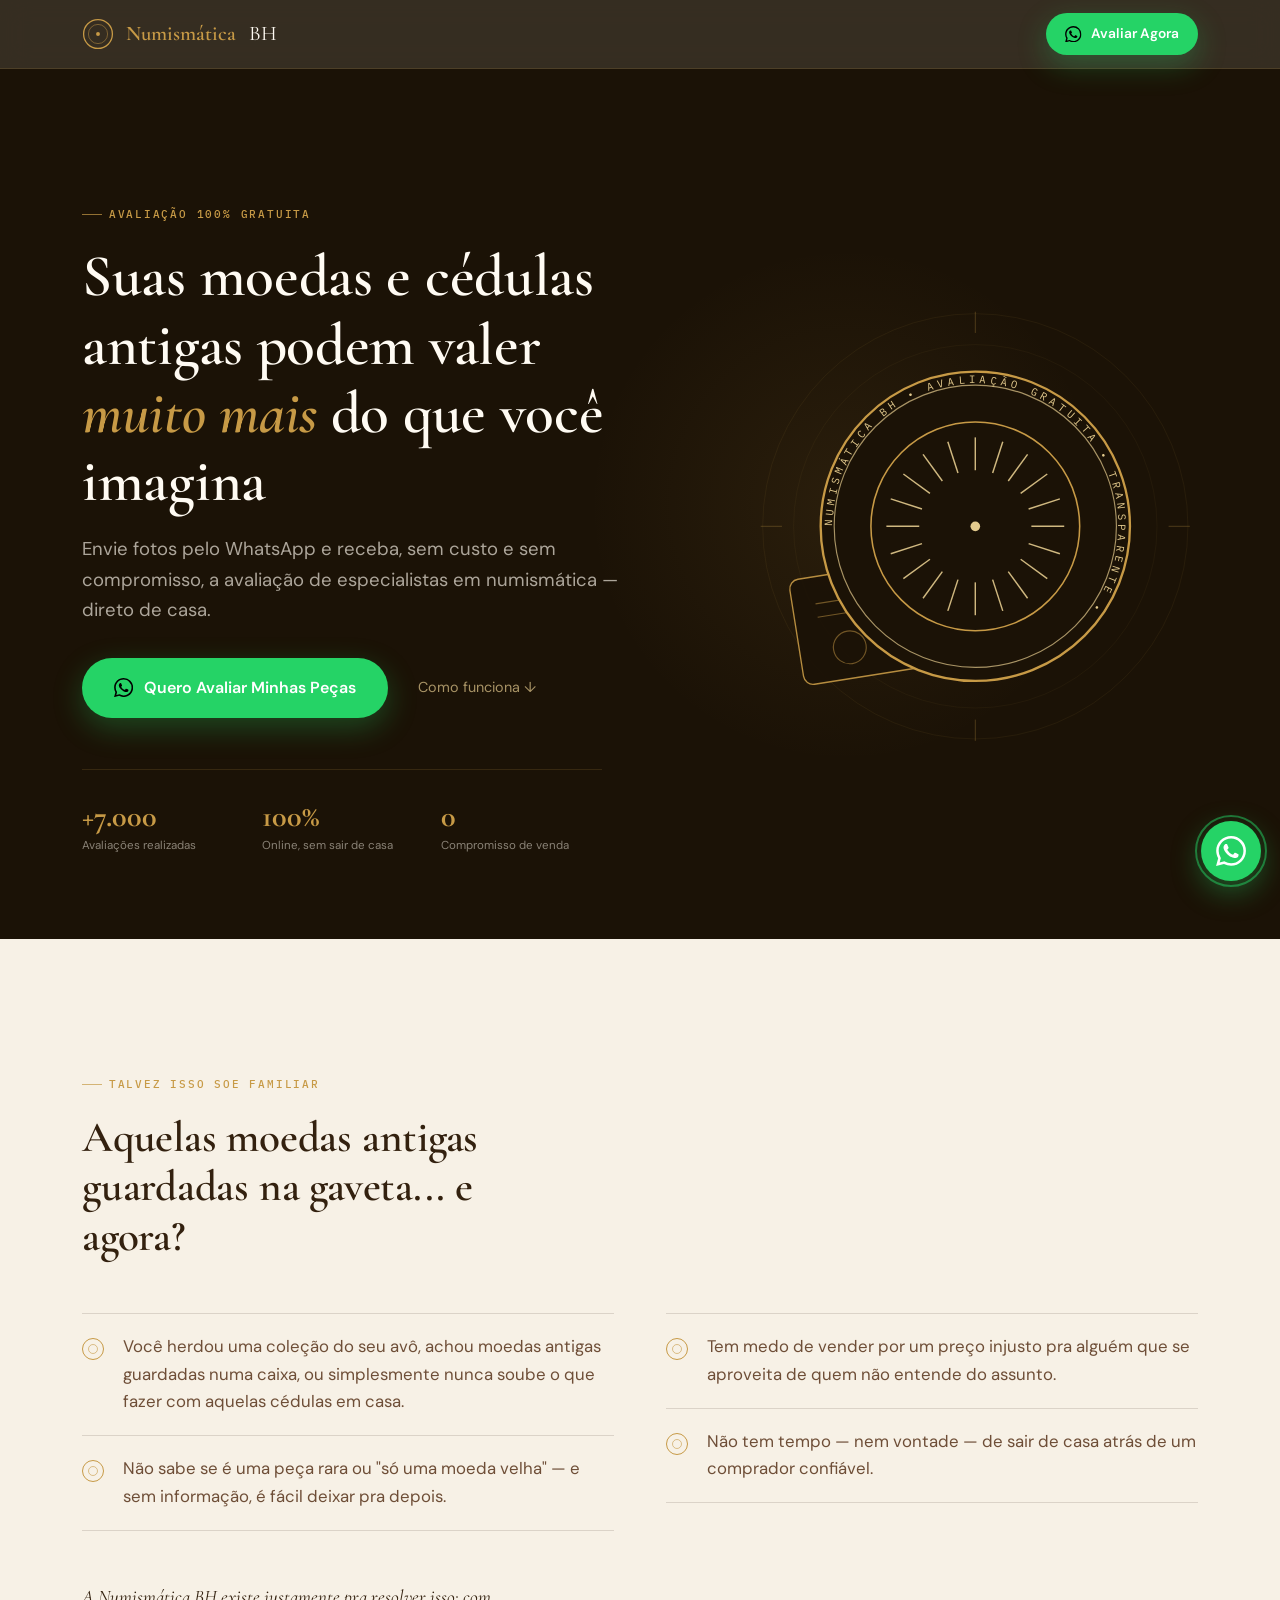
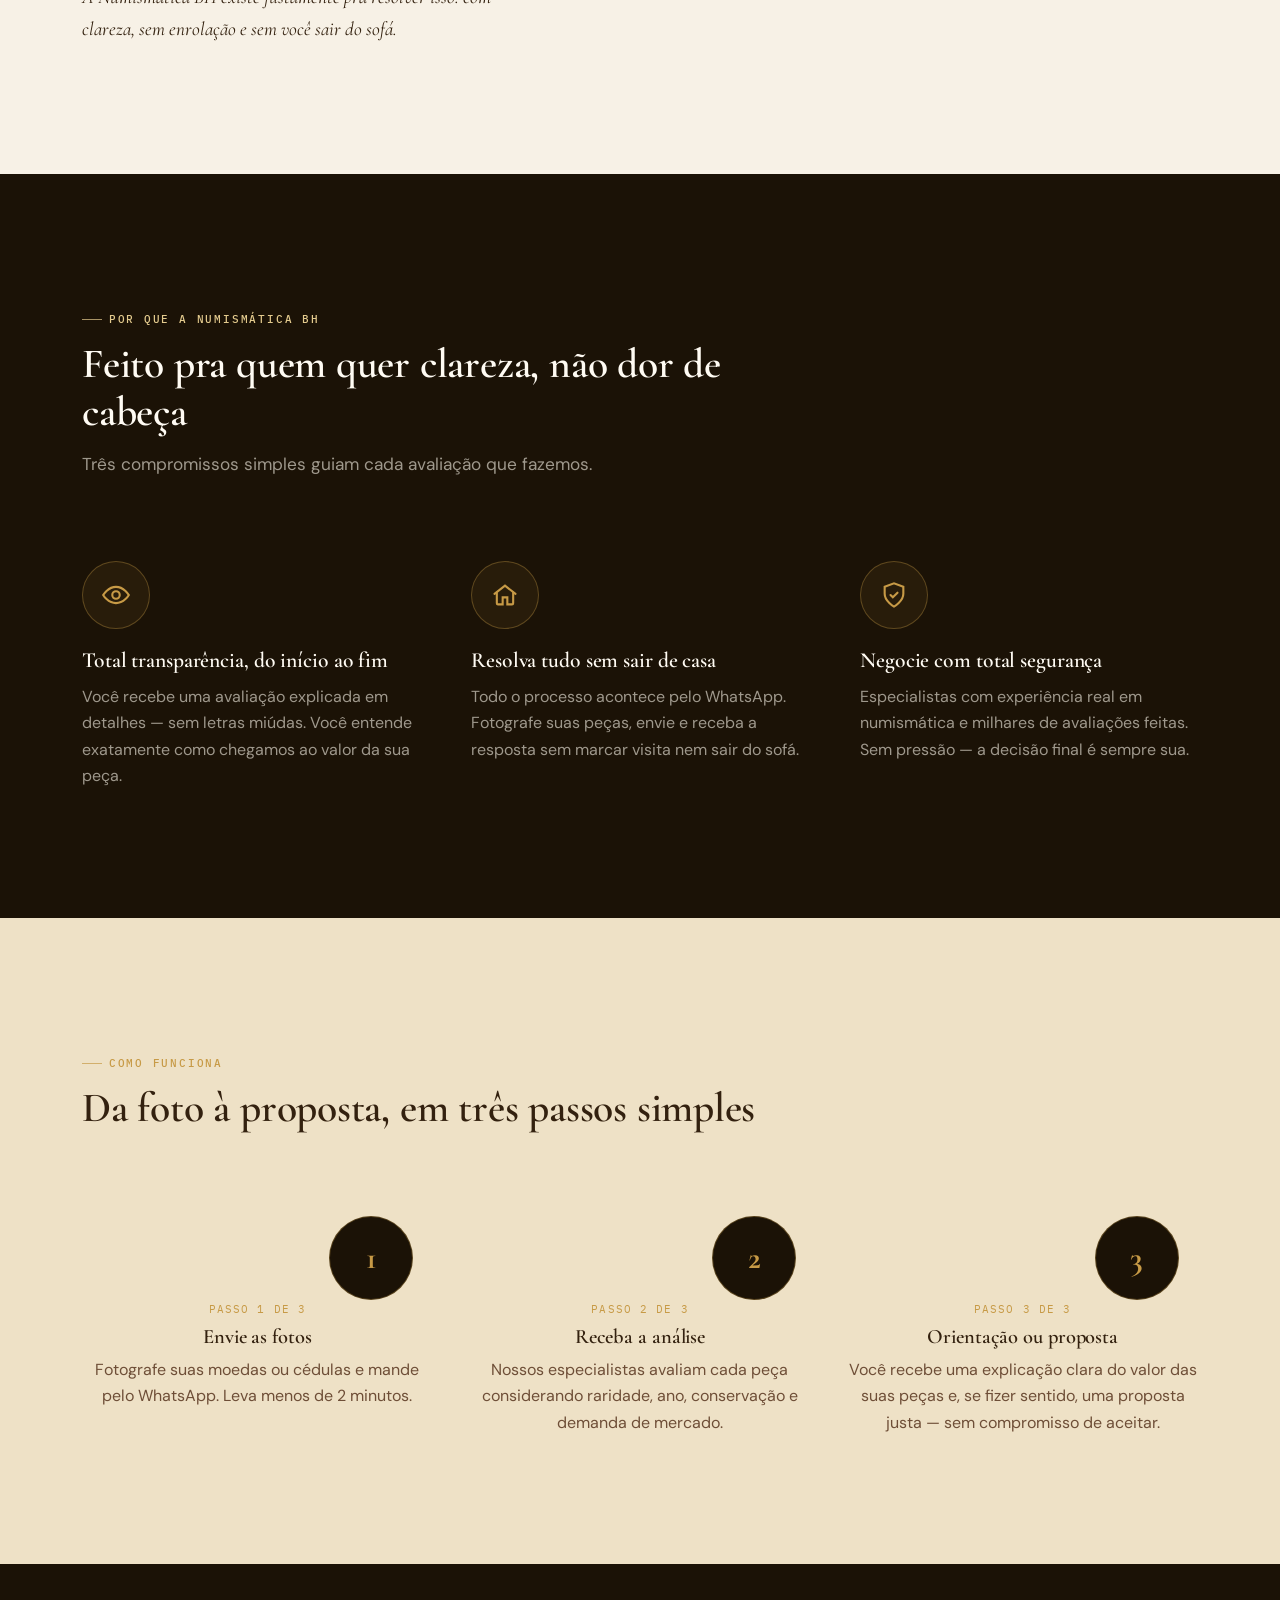
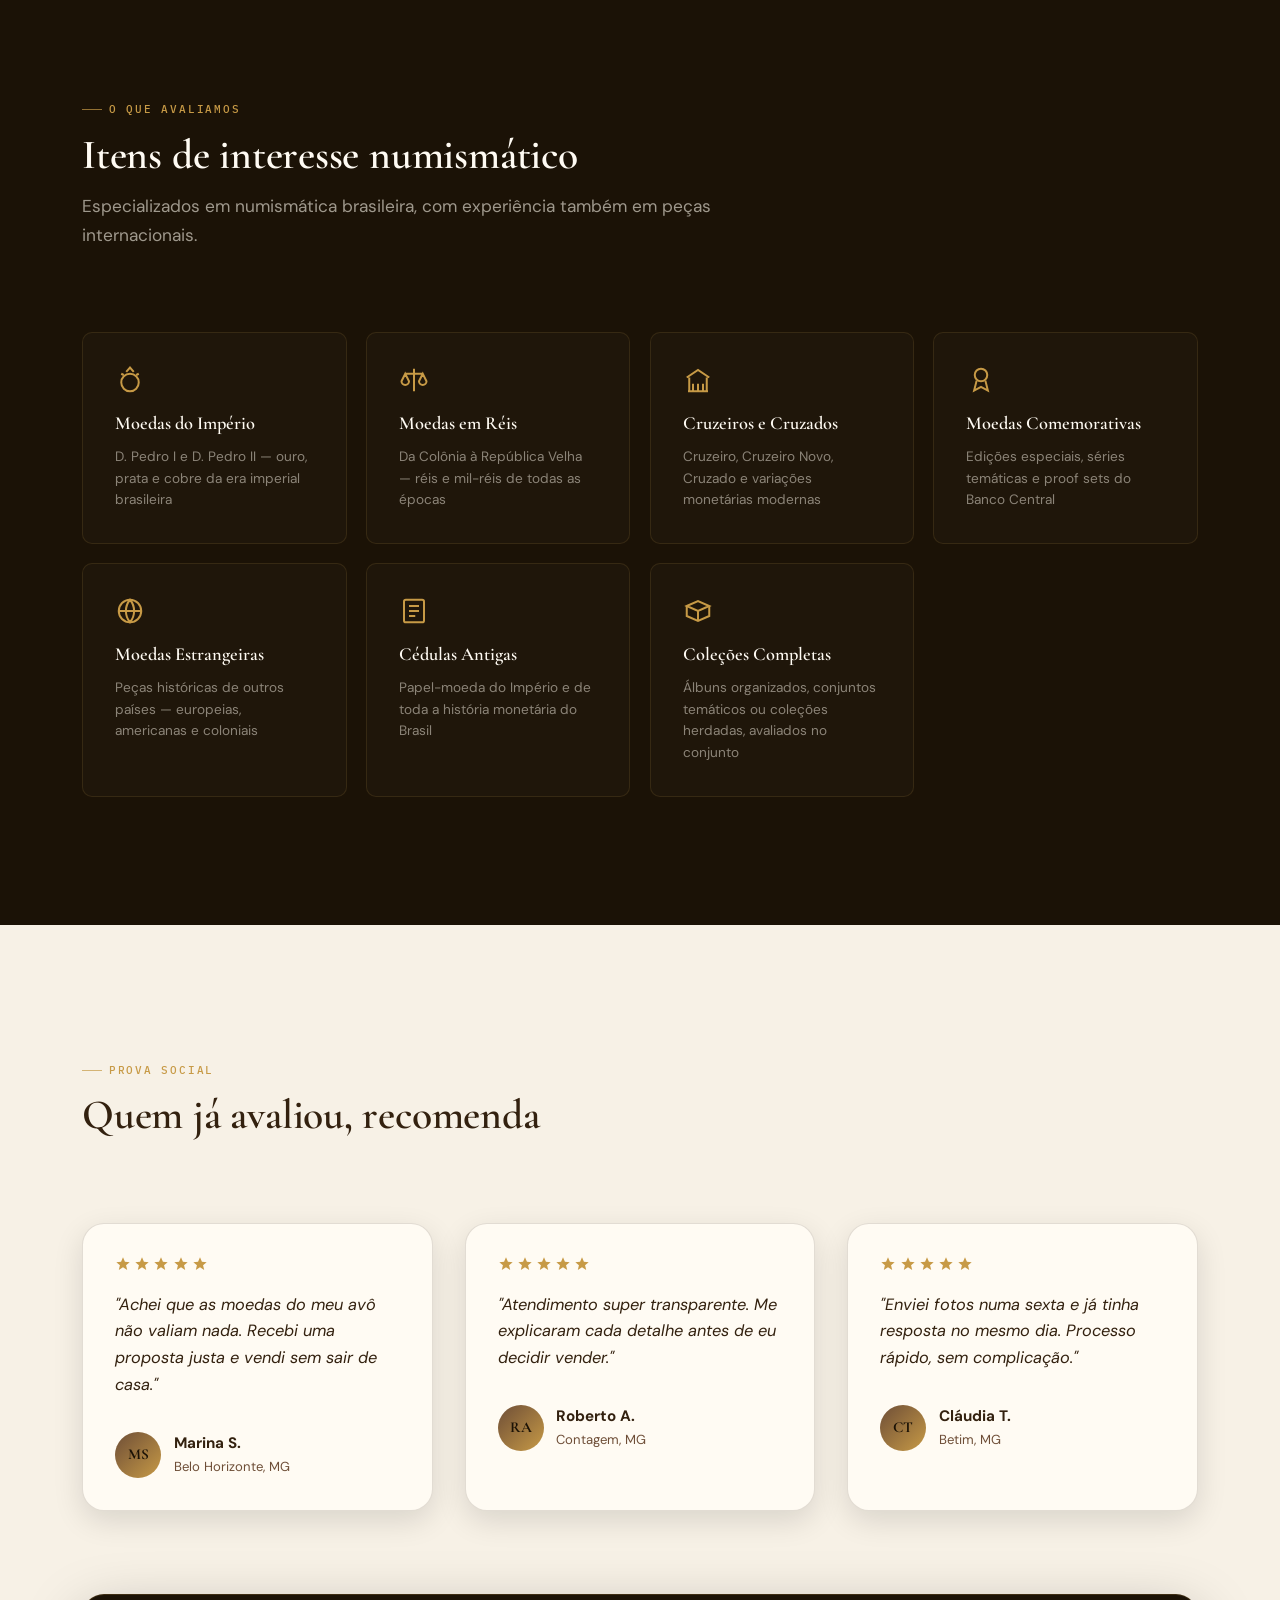
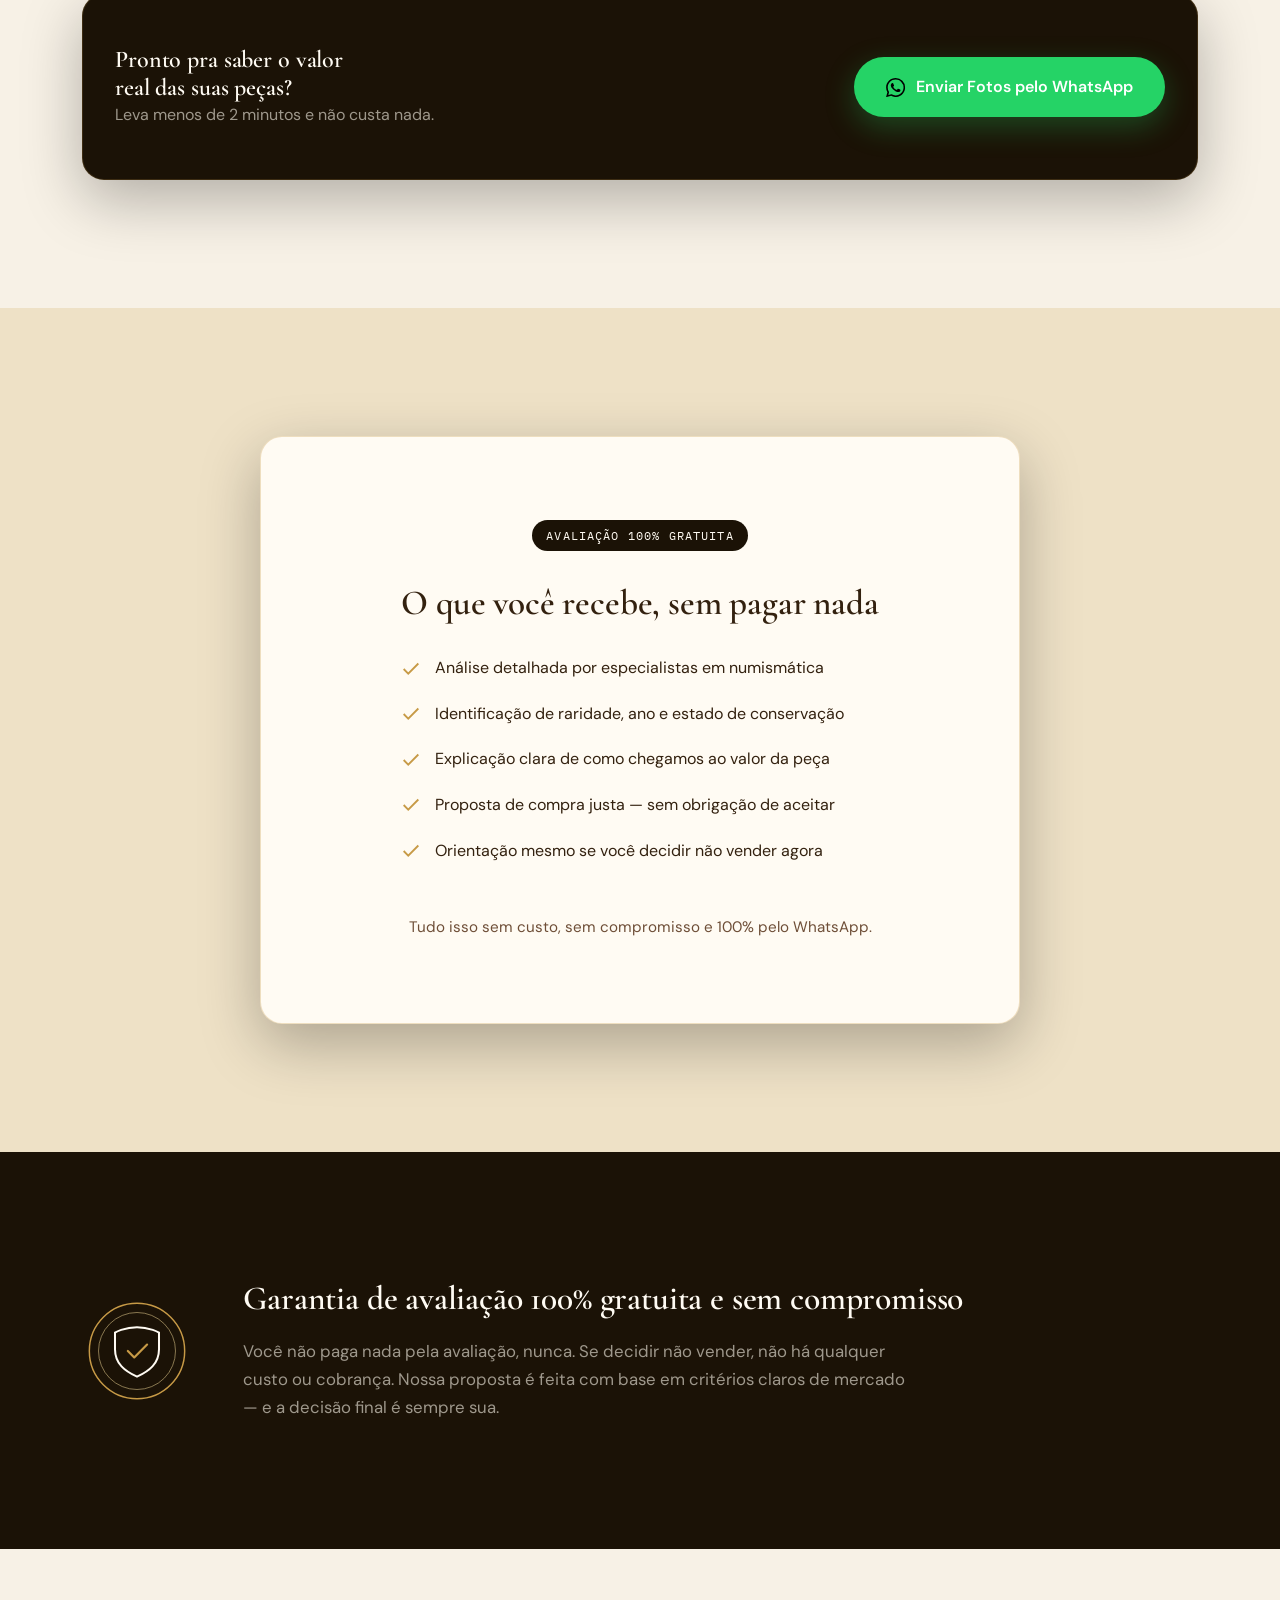
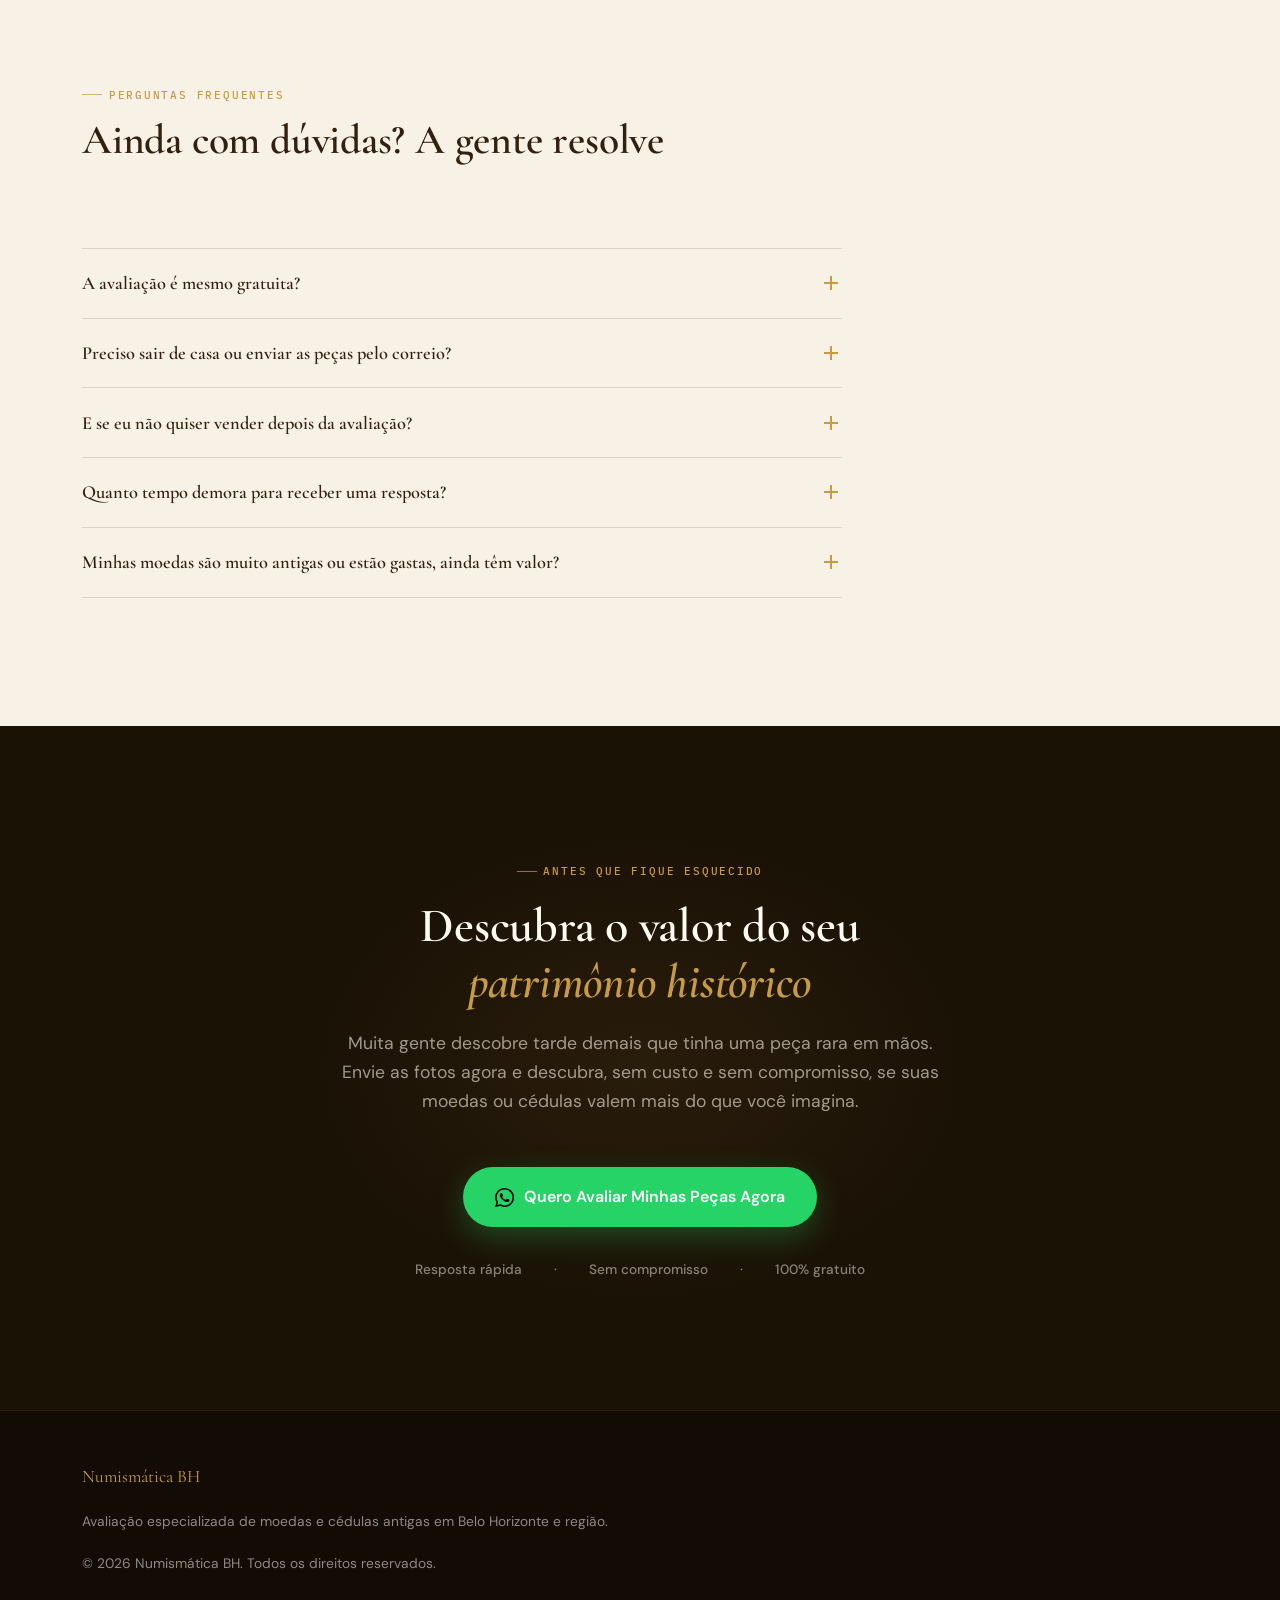
<file: index.html.html>
<!DOCTYPE html>
<html lang="pt-BR">
<head>
<meta charset="UTF-8">
<meta name="viewport" content="width=device-width, initial-scale=1.0">
<title>Numismática BH | Descubra o Valor Real das Suas Moedas e Cédulas Antigas</title>
<meta name="description" content="Avaliação 100% gratuita, transparente e sem compromisso para moedas e cédulas antigas. Envie fotos pelo WhatsApp e receba uma resposta de especialistas em numismática.">

<!--
  ============================================================================
  GUIA RÁPIDO DE PERSONALIZAÇÃO — Numismática BH
  ============================================================================
  1) LINK DO WHATSAPP: procure "PERSONALIZAÇÃO: WHATSAPP" no script no final
     do arquivo e troque o número (WHATSAPP_NUMBER) e a mensagem padrão.
  2) CORES: procure o bloco ":root" no início do style abaixo. Todas as
     cores do site usam essas variáveis — mudar ali muda o site inteiro.
  3) TEXTOS: cada seção do site tem um comentário de identificação (ex:
     SEÇÃO: HERO). Basta localizar a seção e editar o texto diretamente.
  4) DEPOIMENTOS / FOTOS: os avatares são círculos com iniciais (sem
     depender de imagens externas). Procure SEÇÃO: PROVA SOCIAL e troque
     nomes, cidades e resultados por depoimentos reais.
  5) NÚMEROS DE EXEMPLO: "+7.000 avaliações" e "15+ anos de experiência"
     no Hero são exemplos — troque pelos números reais da empresa.
  6) LOGOTIPO: o nome "Numismática BH" está em texto (fácil de estilizar).
  ============================================================================
-->

<link rel="preconnect" href="https://fonts.googleapis.com">
<link rel="preconnect" href="https://fonts.gstatic.com" crossorigin>
<link href="https://fonts.googleapis.com/css2?family=Cormorant+Garamond:ital,wght@0,400;0,500;0,600;0,700;1,500;1,600&family=DM+Sans:wght@400;500;600;700&family=IBM+Plex+Mono:wght@500&display=swap" rel="stylesheet">

<link rel="icon" href="data:image/svg+xml,%3Csvg xmlns='http://www.w3.org/2000/svg' viewBox='0 0 100 100'%3E%3Ccircle cx='50' cy='50' r='46' fill='%231B1206' stroke='%23C79A46' stroke-width='4'/%3E%3Ccircle cx='50' cy='50' r='30' fill='none' stroke='%23C79A46' stroke-width='2'/%3E%3C/svg%3E">

<style>
  /* ==========================================================================
     VARIÁVEIS — PALETA "COFRE & OURO": marrom quase preto (cofre/tesouro)
     + dourado antigo + creme/parchment. Ligada ao universo de moedas de
     valor guardadas com cuidado, não a um marrom genérico de app.
     ========================================================================== */
  :root{
    /* Cores — troque aqui para mudar a paleta inteira do site */
    --creme: #F7F1E6;         /* fundo principal claro — papel/pergaminho */
    --creme-escuro: #EEE1C6;  /* fundo alternado das seções claras */
    --marfim: #FFFBF3;        /* branco quente — texto sobre fundo escuro */
    --vault: #1B1206;         /* "cofre" — marrom quase preto, seções escuras */
    --vault-alt: #120C04;     /* mais escuro ainda — rodapé */
    --cacau: #33210F;         /* marrom principal — títulos/texto em fundo claro */
    --cacau-claro: #6E4E37;   /* marrom médio — texto secundário */
    --dourado: #C79A46;       /* dourado antigo — acento principal */
    --dourado-claro: #E4CB8E; /* dourado claro — destaques sobre fundo escuro */
    --wa: #25D366;            /* verde oficial do WhatsApp — só nos CTAs de WhatsApp */
    --wa-escuro: #1DA851;

    /* Tipografia */
    --fonte-display: 'Cormorant Garamond', Georgia, serif;
    --fonte-corpo: 'DM Sans', -apple-system, sans-serif;
    --fonte-mono: 'IBM Plex Mono', monospace;

    /* Espaçamento */
    --space-2xs: .4rem;
    --space-xs: .8rem;
    --space-sm: 1.2rem;
    --space-md: 2rem;
    --space-lg: 3.2rem;
    --space-xl: 5.2rem;
    --space-2xl: 8rem;

    --raio-sm: 4px;
    --raio-md: 10px;
    --raio-lg: 22px;
    --raio-pill: 999px;
    --sombra: 0 10px 30px rgba(0,0,0,.12);
    --sombra-lg: 0 20px 60px rgba(0,0,0,.28);
    --linha: 1px solid rgba(51,33,15,.14);
    --linha-escura: 1px solid rgba(199,154,70,.16);
    --transicao: .35s cubic-bezier(.4,0,.2,1);
    --largura-max: 1180px;
  }

  /* ==========================================================================
     RESET / BASE
     ========================================================================== */
  *,*::before,*::after{ box-sizing: border-box; margin:0; padding:0; }
  html{ scroll-behavior: smooth; }
  body{
    font-family: var(--fonte-corpo);
    background: var(--creme);
    color: var(--cacau);
    line-height: 1.65;
    -webkit-font-smoothing: antialiased;
    overflow-x: hidden;
  }
  img,svg{ display:block; max-width:100%; }
  a{ color:inherit; text-decoration:none; }
  ul{ list-style:none; }
  button{ font:inherit; cursor:pointer; border:none; background:none; color:inherit; }
  h1,h2,h3,h4{ font-family: var(--fonte-display); font-weight:600; line-height:1.15; letter-spacing:-.005em; }

  @media (prefers-reduced-motion: reduce){
    html{ scroll-behavior:auto; }
    *,*::before,*::after{ animation-duration:.001ms !important; animation-iteration-count:1 !important; transition-duration:.001ms !important; scroll-behavior:auto !important; }
  }

  :focus-visible{ outline: 3px solid var(--dourado); outline-offset: 3px; }

  .container{ max-width: var(--largura-max); margin-inline:auto; padding-inline: var(--space-md); }
  .eyebrow{
    display:inline-flex; align-items:center; gap:.6em;
    font-family: var(--fonte-mono); font-size:.7rem; letter-spacing:.16em; text-transform:uppercase;
    color: var(--dourado); font-weight:500;
  }
  .eyebrow::before{ content:''; width:20px; height:1px; background: var(--dourado); opacity:.7; }
  .fundo-escuro .eyebrow{ color: var(--dourado-claro); }
  .fundo-escuro .eyebrow::before{ background: var(--dourado-claro); }

  .reveal{ opacity:0; transform: translateY(28px); transition: opacity .8s ease, transform .8s ease; }
  .reveal.is-visible{ opacity:1; transform:none; }
  .reveal-stagger > *{ transition-delay: calc(var(--i,0) * 90ms); }

  /* ==========================================================================
     BOTÕES — CTAs de WhatsApp usam o verde oficial (reconhecimento imediato);
     o restante da UI usa a paleta cofre/dourado da marca.
     ========================================================================== */
  .btn{
    display:inline-flex; align-items:center; justify-content:center; gap:.65em;
    font-family: var(--fonte-corpo); font-weight:600; font-size:1rem;
    padding: 1.05em 2em; border-radius: var(--raio-pill);
    transition: transform var(--transicao), box-shadow var(--transicao), background var(--transicao);
    white-space: nowrap;
  }
  .btn svg{ width:1.2em; height:1.2em; flex-shrink:0; }
  .btn-wa{ background: var(--wa); color:#fff; box-shadow: 0 10px 30px rgba(37,211,102,.28); }
  .btn-wa:hover{ background: var(--wa-escuro); transform: translateY(-2px); box-shadow: 0 14px 40px rgba(37,211,102,.4); }
  .btn-fantasma{
    display:inline-flex; align-items:center; gap:.4em;
    color: rgba(228,203,142,.7); font-size:.9rem; padding: 1.05em 1.2em; transition: color var(--transicao);
  }
  .btn-fantasma:hover{ color: var(--dourado-claro); }
  .btn-compacto{ padding:.7em 1.4em; font-size:.86rem; }

  .trust-bar{
    display:flex; flex-wrap:wrap; align-items:center; gap: var(--space-xs) var(--space-md);
    font-size:.85rem; font-weight:500;
  }
  .trust-bar span{ display:inline-flex; align-items:center; gap:.5em; }
  .trust-bar svg{ width:15px; height:15px; color: var(--dourado); }

  /* ==========================================================================
     SEÇÃO: HEADER
     ========================================================================== */
  .site-header{
    position: sticky; top:0; z-index:50;
    background: rgba(27,18,6,.88); backdrop-filter: blur(14px);
    border-bottom: 1px solid rgba(199,154,70,.16);
  }
  .header-inner{ display:flex; align-items:center; justify-content:space-between; padding-block: var(--space-xs); }
  .logo{ display:flex; align-items:center; gap:.6em; font-family: var(--fonte-display); font-weight:600; font-size:1.3rem; color: var(--dourado); }
  .logo span{ color: var(--marfim); font-weight:400; }
  .logo-mark{ width:32px; height:32px; flex-shrink:0; }

  /* ==========================================================================
     SEÇÃO: HERO
     ========================================================================== */
  .hero{ background: var(--vault); color: var(--marfim); padding-block: var(--space-2xl) var(--space-xl); position:relative; overflow:hidden; }
  .hero-glow{ position:absolute; top:18%; right:12%; width:560px; height:560px; background: radial-gradient(ellipse, rgba(199,154,70,.09) 0%, transparent 65%); pointer-events:none; }
  .hero-grid{ display:grid; grid-template-columns:1fr; gap: var(--space-xl); align-items:center; position:relative; z-index:2; }
  .hero-headline{ font-size: clamp(2.3rem, 5.2vw + 1rem, 3.7rem); margin-block: var(--space-sm) var(--space-sm); color: var(--marfim); }
  .hero-headline em{ font-style: italic; color: var(--dourado); }
  .hero-sub{ font-size: clamp(1.02rem, .4vw + 1rem, 1.16rem); color: rgba(247,241,230,.66); max-width:46ch; margin-bottom: var(--space-md); font-weight:400; }
  .hero-cta-row{ display:flex; flex-wrap:wrap; align-items:center; gap: var(--space-xs); margin-bottom: var(--space-lg); }
  .hero-visual{ display:flex; justify-content:center; align-items:center; }
  .hero-coin{ width:min(100%, 460px); }

  .hero-stats{ display:grid; grid-template-columns:repeat(3,1fr); gap: var(--space-sm); padding-top: var(--space-md); border-top: 1px solid rgba(199,154,70,.16); max-width:520px; }
  .hstat-n{ font-family: var(--fonte-display); font-size:1.9rem; font-weight:700; color: var(--dourado); line-height:1; }
  .hstat-l{ font-size:.72rem; color: rgba(247,241,230,.5); margin-top:.35em; }

  #anelExterno{ transform-origin: 230px 230px; animation: girar-devagar 140s linear infinite; }
  #anelInterno{ transform-origin: 230px 230px; animation: girar 90s linear infinite reverse; }
  #moedaRosette line{ stroke: var(--dourado-claro); stroke-width:1.5; opacity:.9; }
  #moedaAnel line{ stroke: var(--dourado); stroke-width:1.4; opacity:.6; }
  @keyframes girar{ to{ transform: rotate(360deg); } }
  @keyframes girar-devagar{ to{ transform: rotate(-360deg); } }

  /* ==========================================================================
     SEÇÃO: DOR / PROBLEMA (fundo claro — contraste com o hero escuro)
     ========================================================================== */
  .dor{ padding-block: var(--space-2xl); }
  .dor h2{ color: var(--cacau); font-size: clamp(1.9rem, 3vw + 1rem, 2.7rem); max-width:20ch; margin-block: var(--space-sm) var(--space-lg); }
  .dor .eyebrow{ color: var(--dourado); }
  .dor-grid{ display:grid; grid-template-columns:1fr; gap: var(--space-md); }
  .dor-item{ display:flex; gap: var(--space-sm); align-items:flex-start; padding-block: var(--space-sm); border-top: var(--linha); }
  .dor-item:last-child{ border-bottom: var(--linha); }
  .dor-marca{ width:22px; height:22px; border-radius:50%; border:1.5px solid var(--dourado); flex-shrink:0; margin-top:.3em; position:relative; }
  .dor-marca::after{ content:''; position:absolute; inset:5px; border-radius:50%; border:1px solid var(--dourado); opacity:.6; }
  .dor-item p{ font-size:1.05rem; color: var(--cacau-claro); }
  .dor-bridge{ margin-top: var(--space-lg); font-size:1.2rem; color: var(--cacau); font-family: var(--fonte-display); font-style:italic; max-width:52ch; }

  /* ==========================================================================
     SEÇÃO: BENEFÍCIOS (fundo escuro — declaração de valor com impacto)
     ========================================================================== */
  .beneficios{ background: var(--vault); color: var(--marfim); padding-block: var(--space-2xl); }
  .secao-cabecalho{ max-width:62ch; margin-bottom: var(--space-xl); }
  .secao-cabecalho h2{ font-size: clamp(1.9rem, 3vw + 1rem, 2.6rem); margin-top: var(--space-xs); }
  .beneficios .secao-cabecalho h2{ color: var(--marfim); }
  .secao-cabecalho p{ color: var(--cacau-claro); font-size:1.08rem; margin-top: var(--space-xs); max-width:56ch; }
  .beneficios .secao-cabecalho p{ color: rgba(247,241,230,.6); }

  .beneficios-grid{ display:grid; grid-template-columns:1fr; gap: var(--space-lg); }
  .beneficio-icone{
    width:68px; height:68px; border-radius:50%;
    background: rgba(199,154,70,.08); border:1px solid rgba(199,154,70,.35);
    display:flex; align-items:center; justify-content:center; margin-bottom: var(--space-sm);
  }
  .beneficio-icone svg{ width:28px; height:28px; stroke: var(--dourado); }
  .beneficio-card h3{ font-size:1.35rem; margin-bottom:.5em; color: var(--marfim); }
  .beneficio-card p{ color: rgba(247,241,230,.6); font-size:1rem; }

  /* ==========================================================================
     SEÇÃO: COMO FUNCIONA
     ========================================================================== */
  .como-funciona{ background: var(--creme-escuro); padding-block: var(--space-2xl); }
  .passos{ display:grid; grid-template-columns:1fr; gap: var(--space-lg); margin-top: var(--space-lg); }
  .passo{ text-align:center; }
  .passo-badge{
    width:84px; height:84px; border-radius:50%; margin-inline:auto var(--space-sm);
    background: var(--vault); border:1px solid rgba(199,154,70,.35);
    display:flex; align-items:center; justify-content:center;
    font-family: var(--fonte-display); font-size:2rem; font-weight:700; color: var(--dourado);
  }
  .passo-numero{ display:block; font-family: var(--fonte-mono); font-size:.7rem; letter-spacing:.1em; color: var(--dourado); margin-bottom: var(--space-2xs); }
  .passo h3{ font-size:1.28rem; margin-bottom:.4em; }
  .passo p{ color: var(--cacau-claro); max-width:32ch; margin-inline:auto; }

  /* ==========================================================================
     SEÇÃO: ITENS AVALIADOS (bônus — reforça autoridade e ajuda a pessoa a
     se reconhecer no que tem em casa)
     ========================================================================== */
  .itens{ background: var(--vault); color: var(--marfim); padding-block: var(--space-2xl); }
  .itens .secao-cabecalho h2{ color: var(--marfim); }
  .itens .secao-cabecalho p{ color: rgba(247,241,230,.6); }
  .itens-grid{ display:grid; grid-template-columns:1fr; gap: var(--space-sm); margin-top: var(--space-lg); }
  .item-card{
    border:1px solid rgba(199,154,70,.14); border-radius: var(--raio-md);
    padding: var(--space-md); background: rgba(255,255,255,.02);
    transition: border-color var(--transicao), background var(--transicao), transform var(--transicao);
  }
  .item-card:hover{ border-color: rgba(199,154,70,.4); background: rgba(199,154,70,.05); transform: translateY(-3px); }
  .item-icone{ width:30px; height:30px; margin-bottom: var(--space-xs); stroke: var(--dourado); }
  .item-nome{ font-family: var(--fonte-display); font-size:1.15rem; font-weight:600; color: var(--marfim); margin-bottom:.4em; }
  .item-desc{ font-size:.85rem; color: rgba(247,241,230,.5); line-height:1.6; }

  /* ==========================================================================
     SEÇÃO: PROVA SOCIAL
     ========================================================================== */
  .depoimentos{ padding-block: var(--space-2xl); }
  .depoimentos-grid{ display:grid; grid-template-columns:1fr; gap: var(--space-md); margin-top: var(--space-lg); }
  .depoimento-card{ background: var(--marfim); border: var(--linha); border-radius: var(--raio-lg); padding: var(--space-md); box-shadow: var(--sombra); }
  .estrelas{ display:flex; gap:.2em; margin-bottom: var(--space-sm); }
  .estrelas svg{ width:16px; height:16px; fill: var(--dourado); }
  .depoimento-texto{ font-size:1.02rem; color: var(--cacau); margin-bottom: var(--space-md); font-style:italic; }
  .depoimento-autor{ display:flex; align-items:center; gap:.8em; }
  .avatar{
    width:46px; height:46px; border-radius:50%; flex-shrink:0;
    background: linear-gradient(135deg, var(--cacau-claro), var(--dourado));
    color: var(--vault);
    display:flex; align-items:center; justify-content:center;
    font-family: var(--fonte-display); font-weight:700; font-size:.95rem;
  }
  .depoimento-nome{ font-weight:700; font-size:.95rem; }
  .depoimento-local{ font-size:.82rem; color: var(--cacau-claro); }

  .cta-strip{
    margin-top: var(--space-xl); background: var(--vault); color: var(--marfim);
    border-radius: var(--raio-lg); padding: var(--space-lg) var(--space-md);
    display:flex; flex-direction:column; gap: var(--space-md); align-items:flex-start;
    box-shadow: var(--sombra-lg); border: 1px solid rgba(199,154,70,.2);
  }
  .cta-strip h3{ color: var(--marfim); font-size:1.5rem; max-width:24ch; }
  .cta-strip p{ color: rgba(247,241,230,.6); max-width:40ch; }

  /* ==========================================================================
     SEÇÃO: OFERTA
     ========================================================================== */
  .oferta{ background: var(--creme-escuro); padding-block: var(--space-2xl); }
  .oferta-card{
    max-width:760px; margin-inline:auto; background: var(--marfim);
    border-radius: var(--raio-lg); padding: var(--space-xl) var(--space-md);
    box-shadow: var(--sombra-lg); text-align:center; border: 1px solid rgba(199,154,70,.3);
  }
  .oferta-selo{
    display:inline-block; font-family: var(--fonte-mono); font-size:.72rem; letter-spacing:.1em;
    color: var(--marfim); background: var(--vault); padding:.5em 1.2em; border-radius: var(--raio-pill); margin-bottom: var(--space-md);
  }
  .oferta-card h2{ font-size: clamp(1.7rem, 2.6vw + 1rem, 2.2rem); margin-bottom: var(--space-md); }
  .oferta-lista{ text-align:left; display:grid; gap: var(--space-sm); max-width:480px; margin-inline:auto; margin-bottom: var(--space-lg); }
  .oferta-item{ display:flex; gap: var(--space-xs); align-items:flex-start; }
  .oferta-item svg{ width:22px; height:22px; flex-shrink:0; color: var(--dourado); margin-top:.15em; }
  .oferta-rodape{ font-size:.95rem; color: var(--cacau-claro); }

  /* ==========================================================================
     SEÇÃO: GARANTIA
     ========================================================================== */
  .garantia{ background: var(--vault); color: var(--marfim); padding-block: var(--space-2xl); }
  .garantia-box{ display:grid; grid-template-columns:1fr; gap: var(--space-lg); align-items:center; text-align:center; }
  .selo-garantia{ width:110px; height:110px; margin-inline:auto; }
  .garantia-box h2{ color: var(--marfim); font-size: clamp(1.6rem, 2.4vw + 1rem, 2.1rem); }
  .garantia-box p{ color: rgba(247,241,230,.6); max-width:56ch; margin-inline:auto; margin-top: var(--space-sm); font-size:1.05rem; }

  /* ==========================================================================
     SEÇÃO: FAQ
     ========================================================================== */
  .faq{ padding-block: var(--space-2xl); }
  .faq-lista{ max-width:760px; margin-top: var(--space-lg); border-top: var(--linha); }
  .faq-item{ border-bottom: var(--linha); }
  .faq-pergunta{ width:100%; display:flex; align-items:center; justify-content:space-between; gap: var(--space-md); padding-block: var(--space-sm); text-align:left; font-family: var(--fonte-display); font-size:1.15rem; font-weight:600; }
  .faq-icone{ width:22px; height:22px; flex-shrink:0; position:relative; }
  .faq-icone::before, .faq-icone::after{ content:''; position:absolute; background: var(--dourado); top:50%; left:50%; transform:translate(-50%,-50%); transition: transform var(--transicao); }
  .faq-icone::before{ width:14px; height:2px; }
  .faq-icone::after{ width:2px; height:14px; }
  .faq-item.is-open .faq-icone::after{ transform: translate(-50%,-50%) rotate(90deg); opacity:0; }
  .faq-resposta-wrap{ display:grid; grid-template-rows:0fr; transition: grid-template-rows var(--transicao); }
  .faq-item.is-open .faq-resposta-wrap{ grid-template-rows:1fr; }
  .faq-resposta-inner{ overflow:hidden; }
  .faq-resposta{ padding-bottom: var(--space-sm); color: var(--cacau-claro); max-width:64ch; font-size:1rem; }

  /* ==========================================================================
     SEÇÃO: CTA FINAL
     ========================================================================== */
  .cta-final{ background: var(--vault); color: var(--marfim); padding-block: var(--space-2xl); text-align:center; position:relative; overflow:hidden; }
  .cta-glow{ position:absolute; top:50%; left:50%; transform:translate(-50%,-50%); width:700px; height:500px; background: radial-gradient(ellipse, rgba(199,154,70,.08) 0%, transparent 65%); pointer-events:none; }
  .cta-final .container{ position:relative; z-index:2; }
  .cta-final h2{ color: var(--marfim); font-size: clamp(2rem, 3.4vw + 1rem, 3rem); max-width:22ch; margin-inline:auto; margin-block: var(--space-sm); }
  .cta-final h2 em{ font-style:italic; color: var(--dourado); }
  .cta-final p{ color: rgba(247,241,230,.6); max-width:52ch; margin-inline:auto; font-size:1.1rem; margin-bottom: var(--space-lg); }
  .cta-final .trust-bar{ justify-content:center; margin-top: var(--space-md); color: rgba(247,241,230,.5); }

  /* ==========================================================================
     FOOTER
     ========================================================================== */
  .site-footer{ background: var(--vault-alt); color: rgba(247,241,230,.55); padding-block: var(--space-lg); border-top:1px solid rgba(199,154,70,.12); }
  .footer-inner{ display:flex; flex-direction:column; gap: var(--space-sm); align-items:flex-start; font-size:.86rem; }
  .footer-logo{ font-family: var(--fonte-display); color: var(--dourado); font-size:1.1rem; }

  /* ==========================================================================
     WHATSAPP FLUTUANTE
     ========================================================================== */
  .whatsapp-flutuante{
    position:fixed; bottom: var(--space-sm); right: var(--space-sm); z-index:60;
    width:60px; height:60px; border-radius:50%; background: var(--wa);
    display:flex; align-items:center; justify-content:center; box-shadow: 0 10px 30px rgba(37,211,102,.4);
    transition: transform var(--transicao);
  }
  .whatsapp-flutuante:hover{ transform: scale(1.08); }
  .whatsapp-flutuante svg{ width:30px; height:30px; }
  .whatsapp-flutuante::before{ content:''; position:absolute; inset:-6px; border-radius:50%; border:2px solid rgba(37,211,102,.5); animation: pulso 2.6s ease-out infinite; }
  @keyframes pulso{ 0%{ transform:scale(.9); opacity:.9; } 100%{ transform:scale(1.35); opacity:0; } }

  /* ==========================================================================
     RESPONSIVO
     ========================================================================== */
  @media (min-width:640px){
    .dor-grid{ grid-template-columns:1fr 1fr; column-gap: var(--space-lg); }
    .beneficios-grid{ grid-template-columns: repeat(3,1fr); }
    .itens-grid{ grid-template-columns: repeat(2,1fr); }
    .depoimentos-grid{ grid-template-columns: repeat(2,1fr); }
    .cta-strip{ flex-direction:row; align-items:center; justify-content:space-between; }
  }
  @media (min-width:980px){
    .hero-grid{ grid-template-columns:1.1fr .9fr; gap: var(--space-2xl); }
    .depoimentos-grid{ grid-template-columns: repeat(3,1fr); }
    .itens-grid{ grid-template-columns: repeat(4,1fr); }
    .passos{ grid-template-columns: repeat(3,1fr); gap: var(--space-md); }
    .garantia-box{ grid-template-columns:auto 1fr; text-align:left; }
    .garantia-box p{ margin-inline:0; }
  }
</style>
</head>
<body>

<!-- Ícone oficial do WhatsApp, reutilizável via <use> -->
<svg style="display:none" aria-hidden="true">
  <symbol id="wa-icon" viewBox="0 0 24 24">
    <path d="M17.472 14.382c-.297-.149-1.758-.867-2.03-.967-.273-.099-.471-.148-.67.15-.197.297-.767.966-.94 1.164-.173.199-.347.223-.644.075-.297-.15-1.255-.463-2.39-1.475-.883-.788-1.48-1.761-1.653-2.059-.173-.297-.018-.458.13-.606.134-.133.298-.347.446-.52.149-.174.198-.298.298-.497.099-.198.05-.371-.025-.52-.075-.149-.669-1.612-.916-2.207-.242-.579-.487-.5-.669-.51-.173-.008-.371-.01-.57-.01-.198 0-.52.074-.792.372-.272.297-1.04 1.016-1.04 2.479 0 1.462 1.065 2.875 1.213 3.074.149.198 2.096 3.2 5.077 4.487.709.306 1.262.489 1.694.625.712.227 1.36.195 1.871.118.571-.085 1.758-.719 2.006-1.413.248-.694.248-1.289.173-1.413-.074-.124-.272-.198-.57-.347m-5.421 7.403h-.004a9.87 9.87 0 01-5.031-1.378l-.361-.214-3.741.982.998-3.648-.235-.374a9.86 9.86 0 01-1.51-5.26c.001-5.45 4.436-9.884 9.888-9.884 2.64 0 5.122 1.03 6.988 2.898a9.825 9.825 0 012.893 6.994c-.003 5.45-4.437 9.884-9.885 9.884m8.413-18.297A11.815 11.815 0 0012.05 0C5.495 0 .16 5.335.157 11.892c0 2.096.547 4.142 1.588 5.945L.057 24l6.305-1.654a11.882 11.882 0 005.683 1.448h.005c6.554 0 11.89-5.335 11.893-11.893a11.821 11.821 0 00-3.48-8.413z"/>
  </symbol>
</svg>

<!-- ============================================================
     SEÇÃO: HEADER
     ============================================================ -->
<header class="site-header" id="siteHeader">
  <div class="container header-inner">
    <a href="#topo" class="logo">
      <svg class="logo-mark" viewBox="0 0 40 40" aria-hidden="true">
        <circle cx="20" cy="20" r="18" fill="none" stroke="var(--dourado)" stroke-width="1.6"/>
        <circle cx="20" cy="20" r="12" fill="none" stroke="var(--dourado)" stroke-width="1" opacity=".6"/>
        <circle cx="20" cy="20" r="2.4" fill="var(--dourado)"/>
      </svg>
      Numismática <span>BH</span>
    </a>
    <a href="#" class="btn btn-wa btn-compacto js-whatsapp-cta" data-cta="header">
      <svg viewBox="0 0 24 24" aria-hidden="true"><use href="#wa-icon"/></svg>
      Avaliar Agora
    </a>
  </div>
</header>

<main id="topo">

  <!-- ============================================================
       SEÇÃO: HERO
       ============================================================ -->
  <section class="hero">
    <div class="hero-glow" aria-hidden="true"></div>
    <div class="container hero-grid">
      <div class="hero-conteudo reveal">
        <span class="eyebrow">Avaliação 100% gratuita</span>
        <h1 class="hero-headline">Suas moedas e cédulas antigas podem valer <em>muito mais</em> do que você imagina</h1>
        <p class="hero-sub">Envie fotos pelo WhatsApp e receba, sem custo e sem compromisso, a avaliação de especialistas em numismática — direto de casa.</p>
        <div class="hero-cta-row">
          <a href="#" class="btn btn-wa js-whatsapp-cta" data-cta="hero">
            <svg viewBox="0 0 24 24" aria-hidden="true"><use href="#wa-icon"/></svg>
            Quero Avaliar Minhas Peças
          </a>
          <a href="#como-funciona" class="btn-fantasma">Como funciona ↓</a>
        </div>
        <div class="hero-stats">
          <div class="hstat">
            <div class="hstat-n">+7.000</div>
            <div class="hstat-l">Avaliações realizadas <!-- exemplo — troque pelo número real --></div>
          </div>
          <div class="hstat">
            <div class="hstat-n">100%</div>
            <div class="hstat-l">Online, sem sair de casa</div>
          </div>
          <div class="hstat">
            <div class="hstat-n">0</div>
            <div class="hstat-l">Compromisso de venda</div>
          </div>
        </div>
      </div>

      <div class="hero-visual reveal">
        <!-- Ilustração assinatura: anéis de moeda + cédula ao fundo.
             Traços finos gerados via JS — veja buildCoinDecoration() -->
        <svg class="hero-coin" viewBox="0 0 460 460" role="img" aria-label="Ilustração de uma moeda antiga gravada, ao lado de uma cédula" xmlns:xlink="http://www.w3.org/1999/xlink">
          <defs>
            <path id="coinTextPath" d="M 230,230 m -148,0 a 148,148 0 1,1 296,0 a 148,148 0 1,1 -296,0"/>
          </defs>

          <!-- anéis externos decorativos, com marcas cardeais (inspirados em instrumento de precisão) -->
          <circle cx="230" cy="230" r="220" fill="none" stroke="var(--dourado)" stroke-width=".5" stroke-opacity=".16"/>
          <circle cx="230" cy="230" r="188" fill="none" stroke="var(--dourado)" stroke-width=".5" stroke-opacity=".12"/>
          <g stroke="var(--dourado)" stroke-width="1" stroke-opacity=".3">
            <line x1="230" y1="8" x2="230" y2="30"/>
            <line x1="230" y1="430" x2="230" y2="452"/>
            <line x1="8" y1="230" x2="30" y2="230"/>
            <line x1="430" y1="230" x2="452" y2="230"/>
          </g>

          <rect x="44" y="270" width="200" height="110" rx="10" fill="var(--vault)" stroke="var(--dourado)" stroke-width="1.4" opacity=".9" transform="rotate(-9 144 325)"/>
          <line x1="68" y1="298" x2="214" y2="298" stroke="var(--dourado)" stroke-width="1.2" opacity=".5" transform="rotate(-9 144 325)"/>
          <line x1="68" y1="312" x2="190" y2="312" stroke="var(--dourado)" stroke-width="1.2" opacity=".5" transform="rotate(-9 144 325)"/>
          <circle cx="96" cy="348" r="17" fill="none" stroke="var(--dourado)" stroke-width="1.2" opacity=".5" transform="rotate(-9 144 325)"/>

          <g id="anelExterno">
            <g id="moedaAnel"></g>
          </g>

          <circle cx="230" cy="230" r="160" fill="var(--vault)" stroke="var(--dourado)" stroke-width="2.4"/>
          <circle cx="230" cy="230" r="146" fill="none" stroke="var(--dourado-claro)" stroke-width="1.2" opacity=".7"/>

          <text font-family="var(--fonte-mono)" font-size="11" letter-spacing="3.5" fill="var(--dourado-claro)">
            <textPath href="#coinTextPath" xlink:href="#coinTextPath" startOffset="0%">NUMISMÁTICA BH • AVALIAÇÃO GRATUITA • TRANSPARENTE •</textPath>
          </text>

          <g id="anelInterno">
            <circle cx="230" cy="230" r="108" fill="none" stroke="var(--dourado)" stroke-width="1.6"/>
            <g id="moedaRosette"></g>
          </g>
          <circle cx="230" cy="230" r="5" fill="var(--dourado-claro)"/>
        </svg>
      </div>
    </div>
  </section>

  <!-- ============================================================
       SEÇÃO: DOR / PROBLEMA
       ============================================================ -->
  <section class="dor">
    <div class="container">
      <span class="eyebrow reveal">Talvez isso soe familiar</span>
      <h2 class="reveal">Aquelas moedas antigas guardadas na gaveta... e agora?</h2>

      <div class="dor-grid">
        <div>
          <div class="dor-item reveal">
            <span class="dor-marca" aria-hidden="true"></span>
            <p>Você herdou uma coleção do seu avô, achou moedas antigas guardadas numa caixa, ou simplesmente nunca soube o que fazer com aquelas cédulas em casa.</p>
          </div>
          <div class="dor-item reveal">
            <span class="dor-marca" aria-hidden="true"></span>
            <p>Não sabe se é uma peça rara ou "só uma moeda velha" — e sem informação, é fácil deixar pra depois.</p>
          </div>
        </div>
        <div>
          <div class="dor-item reveal">
            <span class="dor-marca" aria-hidden="true"></span>
            <p>Tem medo de vender por um preço injusto pra alguém que se aproveita de quem não entende do assunto.</p>
          </div>
          <div class="dor-item reveal">
            <span class="dor-marca" aria-hidden="true"></span>
            <p>Não tem tempo — nem vontade — de sair de casa atrás de um comprador confiável.</p>
          </div>
        </div>
      </div>

      <p class="dor-bridge reveal">A Numismática BH existe justamente pra resolver isso: com clareza, sem enrolação e sem você sair do sofá.</p>
    </div>
  </section>

  <!-- ============================================================
       SEÇÃO: SOLUÇÃO / BENEFÍCIOS
       ============================================================ -->
  <section class="beneficios fundo-escuro" id="beneficios">
    <div class="container">
      <div class="secao-cabecalho reveal">
        <span class="eyebrow">Por que a Numismática BH</span>
        <h2>Feito pra quem quer clareza, não dor de cabeça</h2>
        <p>Três compromissos simples guiam cada avaliação que fazemos.</p>
      </div>

      <div class="beneficios-grid reveal-stagger">
        <div class="beneficio-card reveal" style="--i:0">
          <div class="beneficio-icone">
            <svg viewBox="0 0 24 24" fill="none" stroke="currentColor" stroke-width="1.8" stroke-linecap="round"><path d="M1 12s4-7 11-7 11 7 11 7-4 7-11 7-11-7-11-7Z"/><circle cx="12" cy="12" r="3.2"/></svg>
          </div>
          <h3>Total transparência, do início ao fim</h3>
          <p>Você recebe uma avaliação explicada em detalhes — sem letras miúdas. Você entende exatamente como chegamos ao valor da sua peça.</p>
        </div>
        <div class="beneficio-card reveal" style="--i:1">
          <div class="beneficio-icone">
            <svg viewBox="0 0 24 24" fill="none" stroke="currentColor" stroke-width="1.8" stroke-linecap="round"><path d="M3 11l9-7 9 7"/><path d="M5 10v9a1 1 0 0 0 1 1h4v-6h4v6h4a1 1 0 0 0 1-1v-9"/></svg>
          </div>
          <h3>Resolva tudo sem sair de casa</h3>
          <p>Todo o processo acontece pelo WhatsApp. Fotografe suas peças, envie e receba a resposta sem marcar visita nem sair do sofá.</p>
        </div>
        <div class="beneficio-card reveal" style="--i:2">
          <div class="beneficio-icone">
            <svg viewBox="0 0 24 24" fill="none" stroke="currentColor" stroke-width="1.8" stroke-linecap="round"><path d="M12 22s8-4.5 8-11V5l-8-3-8 3v6c0 6.5 8 11 8 11Z"/><path d="M9 12l2 2 4-4"/></svg>
          </div>
          <h3>Negocie com total segurança</h3>
          <p>Especialistas com experiência real em numismática e milhares de avaliações feitas. Sem pressão — a decisão final é sempre sua.</p>
        </div>
      </div>
    </div>
  </section>

  <!-- ============================================================
       SEÇÃO: COMO FUNCIONA
       ============================================================ -->
  <section class="como-funciona" id="como-funciona">
    <div class="container">
      <div class="secao-cabecalho reveal">
        <span class="eyebrow">Como funciona</span>
        <h2>Da foto à proposta, em três passos simples</h2>
      </div>

      <div class="passos">
        <div class="passo reveal">
          <div class="passo-badge">1</div>
          <span class="passo-numero">PASSO 1 DE 3</span>
          <h3>Envie as fotos</h3>
          <p>Fotografe suas moedas ou cédulas e mande pelo WhatsApp. Leva menos de 2 minutos.</p>
        </div>
        <div class="passo reveal">
          <div class="passo-badge">2</div>
          <span class="passo-numero">PASSO 2 DE 3</span>
          <h3>Receba a análise</h3>
          <p>Nossos especialistas avaliam cada peça considerando raridade, ano, conservação e demanda de mercado.</p>
        </div>
        <div class="passo reveal">
          <div class="passo-badge">3</div>
          <span class="passo-numero">PASSO 3 DE 3</span>
          <h3>Orientação ou proposta</h3>
          <p>Você recebe uma explicação clara do valor das suas peças e, se fizer sentido, uma proposta justa — sem compromisso de aceitar.</p>
        </div>
      </div>
    </div>
  </section>

  <!-- ============================================================
       SEÇÃO: ITENS AVALIADOS (bônus)
       ============================================================ -->
  <section class="itens">
    <div class="container">
      <div class="secao-cabecalho reveal">
        <span class="eyebrow">O que avaliamos</span>
        <h2>Itens de interesse numismático</h2>
        <p>Especializados em numismática brasileira, com experiência também em peças internacionais.</p>
      </div>

      <div class="itens-grid reveal-stagger">
        <div class="item-card reveal" style="--i:0">
          <svg class="item-icone" viewBox="0 0 24 24" fill="none" stroke="currentColor" stroke-width="1.6"><circle cx="12" cy="14" r="7"/><path d="M9 5.5 12 2l3 3.5M7 8l-2-1M17 8l2-1"/></svg>
          <div class="item-nome">Moedas do Império</div>
          <p class="item-desc">D. Pedro I e D. Pedro II — ouro, prata e cobre da era imperial brasileira</p>
        </div>
        <div class="item-card reveal" style="--i:1">
          <svg class="item-icone" viewBox="0 0 24 24" fill="none" stroke="currentColor" stroke-width="1.6"><path d="M12 3v18M5 7h14M5 7 2 13a3 3 0 0 0 6 0L5 7Zm14 0-3 6a3 3 0 0 0 6 0l-3-6Z"/></svg>
          <div class="item-nome">Moedas em Réis</div>
          <p class="item-desc">Da Colônia à República Velha — réis e mil-réis de todas as épocas</p>
        </div>
        <div class="item-card reveal" style="--i:2">
          <svg class="item-icone" viewBox="0 0 24 24" fill="none" stroke="currentColor" stroke-width="1.6"><path d="M4 21h16M5 21V10M19 21V10M3 10l9-6 9 6M8 21v-6M12 21v-6M16 21v-6"/></svg>
          <div class="item-nome">Cruzeiros e Cruzados</div>
          <p class="item-desc">Cruzeiro, Cruzeiro Novo, Cruzado e variações monetárias modernas</p>
        </div>
        <div class="item-card reveal" style="--i:3">
          <svg class="item-icone" viewBox="0 0 24 24" fill="none" stroke="currentColor" stroke-width="1.6"><circle cx="12" cy="8" r="5"/><path d="m8.5 12.5-2 8 5.5-3 5.5 3-2-8"/></svg>
          <div class="item-nome">Moedas Comemorativas</div>
          <p class="item-desc">Edições especiais, séries temáticas e proof sets do Banco Central</p>
        </div>
        <div class="item-card reveal" style="--i:4">
          <svg class="item-icone" viewBox="0 0 24 24" fill="none" stroke="currentColor" stroke-width="1.6"><circle cx="12" cy="12" r="9"/><path d="M3 12h18M12 3a14 14 0 0 1 0 18 14 14 0 0 1 0-18Z"/></svg>
          <div class="item-nome">Moedas Estrangeiras</div>
          <p class="item-desc">Peças históricas de outros países — europeias, americanas e coloniais</p>
        </div>
        <div class="item-card reveal" style="--i:5">
          <svg class="item-icone" viewBox="0 0 24 24" fill="none" stroke="currentColor" stroke-width="1.6"><rect x="4" y="3" width="16" height="18" rx="1.5"/><path d="M8 8h8M8 12h8M8 16h5"/></svg>
          <div class="item-nome">Cédulas Antigas</div>
          <p class="item-desc">Papel-moeda do Império e de toda a história monetária do Brasil</p>
        </div>
        <div class="item-card reveal" style="--i:6">
          <svg class="item-icone" viewBox="0 0 24 24" fill="none" stroke="currentColor" stroke-width="1.6"><path d="M3 8 12 4l9 4-9 4-9-4Z"/><path d="M3 8v8l9 4 9-4V8M12 12v8"/></svg>
          <div class="item-nome">Coleções Completas</div>
          <p class="item-desc">Álbuns organizados, conjuntos temáticos ou coleções herdadas, avaliados no conjunto</p>
        </div>
      </div>
    </div>
  </section>

  <!-- ============================================================
       SEÇÃO: PROVA SOCIAL
       ============================================================ -->
  <section class="depoimentos" id="depoimentos">
    <div class="container">
      <div class="secao-cabecalho reveal">
        <span class="eyebrow">Prova social</span>
        <h2>Quem já avaliou, recomenda</h2>
      </div>

      <div class="depoimentos-grid">
        <article class="depoimento-card reveal">
          <div class="estrelas" aria-hidden="true">
            <svg viewBox="0 0 24 24"><path d="M12 2l2.9 6.6 7.1.6-5.4 4.7 1.7 7-6.3-3.9L5.7 21l1.7-7L2 9.2l7.1-.6L12 2z"/></svg>
            <svg viewBox="0 0 24 24"><path d="M12 2l2.9 6.6 7.1.6-5.4 4.7 1.7 7-6.3-3.9L5.7 21l1.7-7L2 9.2l7.1-.6L12 2z"/></svg>
            <svg viewBox="0 0 24 24"><path d="M12 2l2.9 6.6 7.1.6-5.4 4.7 1.7 7-6.3-3.9L5.7 21l1.7-7L2 9.2l7.1-.6L12 2z"/></svg>
            <svg viewBox="0 0 24 24"><path d="M12 2l2.9 6.6 7.1.6-5.4 4.7 1.7 7-6.3-3.9L5.7 21l1.7-7L2 9.2l7.1-.6L12 2z"/></svg>
            <svg viewBox="0 0 24 24"><path d="M12 2l2.9 6.6 7.1.6-5.4 4.7 1.7 7-6.3-3.9L5.7 21l1.7-7L2 9.2l7.1-.6L12 2z"/></svg>
          </div>
          <p class="depoimento-texto">"Achei que as moedas do meu avô não valiam nada. Recebi uma proposta justa e vendi sem sair de casa."</p>
          <div class="depoimento-autor">
            <div class="avatar" aria-hidden="true">MS</div>
            <div>
              <div class="depoimento-nome">Marina S.</div>
              <div class="depoimento-local">Belo Horizonte, MG</div>
            </div>
          </div>
        </article>

        <article class="depoimento-card reveal">
          <div class="estrelas" aria-hidden="true">
            <svg viewBox="0 0 24 24"><path d="M12 2l2.9 6.6 7.1.6-5.4 4.7 1.7 7-6.3-3.9L5.7 21l1.7-7L2 9.2l7.1-.6L12 2z"/></svg>
            <svg viewBox="0 0 24 24"><path d="M12 2l2.9 6.6 7.1.6-5.4 4.7 1.7 7-6.3-3.9L5.7 21l1.7-7L2 9.2l7.1-.6L12 2z"/></svg>
            <svg viewBox="0 0 24 24"><path d="M12 2l2.9 6.6 7.1.6-5.4 4.7 1.7 7-6.3-3.9L5.7 21l1.7-7L2 9.2l7.1-.6L12 2z"/></svg>
            <svg viewBox="0 0 24 24"><path d="M12 2l2.9 6.6 7.1.6-5.4 4.7 1.7 7-6.3-3.9L5.7 21l1.7-7L2 9.2l7.1-.6L12 2z"/></svg>
            <svg viewBox="0 0 24 24"><path d="M12 2l2.9 6.6 7.1.6-5.4 4.7 1.7 7-6.3-3.9L5.7 21l1.7-7L2 9.2l7.1-.6L12 2z"/></svg>
          </div>
          <p class="depoimento-texto">"Atendimento super transparente. Me explicaram cada detalhe antes de eu decidir vender."</p>
          <div class="depoimento-autor">
            <div class="avatar" aria-hidden="true">RA</div>
            <div>
              <div class="depoimento-nome">Roberto A.</div>
              <div class="depoimento-local">Contagem, MG</div>
            </div>
          </div>
        </article>

        <article class="depoimento-card reveal">
          <div class="estrelas" aria-hidden="true">
            <svg viewBox="0 0 24 24"><path d="M12 2l2.9 6.6 7.1.6-5.4 4.7 1.7 7-6.3-3.9L5.7 21l1.7-7L2 9.2l7.1-.6L12 2z"/></svg>
            <svg viewBox="0 0 24 24"><path d="M12 2l2.9 6.6 7.1.6-5.4 4.7 1.7 7-6.3-3.9L5.7 21l1.7-7L2 9.2l7.1-.6L12 2z"/></svg>
            <svg viewBox="0 0 24 24"><path d="M12 2l2.9 6.6 7.1.6-5.4 4.7 1.7 7-6.3-3.9L5.7 21l1.7-7L2 9.2l7.1-.6L12 2z"/></svg>
            <svg viewBox="0 0 24 24"><path d="M12 2l2.9 6.6 7.1.6-5.4 4.7 1.7 7-6.3-3.9L5.7 21l1.7-7L2 9.2l7.1-.6L12 2z"/></svg>
            <svg viewBox="0 0 24 24"><path d="M12 2l2.9 6.6 7.1.6-5.4 4.7 1.7 7-6.3-3.9L5.7 21l1.7-7L2 9.2l7.1-.6L12 2z"/></svg>
          </div>
          <p class="depoimento-texto">"Enviei fotos numa sexta e já tinha resposta no mesmo dia. Processo rápido, sem complicação."</p>
          <div class="depoimento-autor">
            <div class="avatar" aria-hidden="true">CT</div>
            <div>
              <div class="depoimento-nome">Cláudia T.</div>
              <div class="depoimento-local">Betim, MG</div>
            </div>
          </div>
        </article>
      </div>

      <!-- CTA obrigatório nº2: logo após a prova social -->
      <div class="cta-strip reveal">
        <div>
          <h3>Pronto pra saber o valor real das suas peças?</h3>
          <p>Leva menos de 2 minutos e não custa nada.</p>
        </div>
        <a href="#" class="btn btn-wa js-whatsapp-cta" data-cta="pos-prova-social">
          <svg viewBox="0 0 24 24" aria-hidden="true"><use href="#wa-icon"/></svg>
          Enviar Fotos pelo WhatsApp
        </a>
      </div>
    </div>
  </section>

  <!-- ============================================================
       SEÇÃO: OFERTA
       ============================================================ -->
  <section class="oferta" id="oferta">
    <div class="container">
      <div class="oferta-card reveal">
        <span class="oferta-selo">AVALIAÇÃO 100% GRATUITA</span>
        <h2>O que você recebe, sem pagar nada</h2>
        <ul class="oferta-lista">
          <li class="oferta-item">
            <svg viewBox="0 0 24 24" fill="none" stroke="currentColor" stroke-width="2"><path d="M20 6 9 17l-5-5"/></svg>
            <span>Análise detalhada por especialistas em numismática</span>
          </li>
          <li class="oferta-item">
            <svg viewBox="0 0 24 24" fill="none" stroke="currentColor" stroke-width="2"><path d="M20 6 9 17l-5-5"/></svg>
            <span>Identificação de raridade, ano e estado de conservação</span>
          </li>
          <li class="oferta-item">
            <svg viewBox="0 0 24 24" fill="none" stroke="currentColor" stroke-width="2"><path d="M20 6 9 17l-5-5"/></svg>
            <span>Explicação clara de como chegamos ao valor da peça</span>
          </li>
          <li class="oferta-item">
            <svg viewBox="0 0 24 24" fill="none" stroke="currentColor" stroke-width="2"><path d="M20 6 9 17l-5-5"/></svg>
            <span>Proposta de compra justa — sem obrigação de aceitar</span>
          </li>
          <li class="oferta-item">
            <svg viewBox="0 0 24 24" fill="none" stroke="currentColor" stroke-width="2"><path d="M20 6 9 17l-5-5"/></svg>
            <span>Orientação mesmo se você decidir não vender agora</span>
          </li>
        </ul>
        <p class="oferta-rodape">Tudo isso sem custo, sem compromisso e 100% pelo WhatsApp.</p>
      </div>
    </div>
  </section>

  <!-- ============================================================
       SEÇÃO: GARANTIA
       ============================================================ -->
  <section class="garantia">
    <div class="container">
      <div class="garantia-box reveal">
        <svg class="selo-garantia" viewBox="0 0 120 120" aria-hidden="true">
          <circle cx="60" cy="60" r="52" fill="none" stroke="var(--dourado)" stroke-width="1.6"/>
          <circle cx="60" cy="60" r="42" fill="none" stroke="var(--dourado-claro)" stroke-width="1" opacity=".6"/>
          <path d="M60 34c14 0 24 6 24 6v18c0 16-11 24-24 30-13-6-24-14-24-30V40s10-6 24-6Z" fill="none" stroke="var(--marfim)" stroke-width="2.2"/>
          <path d="M50 60l7 7 14-14" fill="none" stroke="var(--dourado)" stroke-width="2.4" stroke-linecap="round" stroke-linejoin="round"/>
        </svg>
        <div>
          <h2>Garantia de avaliação 100% gratuita e sem compromisso</h2>
          <p>Você não paga nada pela avaliação, nunca. Se decidir não vender, não há qualquer custo ou cobrança. Nossa proposta é feita com base em critérios claros de mercado — e a decisão final é sempre sua.</p>
        </div>
      </div>
    </div>
  </section>

  <!-- ============================================================
       SEÇÃO: FAQ
       ============================================================ -->
  <section class="faq" id="faq">
    <div class="container">
      <div class="secao-cabecalho reveal">
        <span class="eyebrow">Perguntas frequentes</span>
        <h2>Ainda com dúvidas? A gente resolve</h2>
      </div>

      <div class="faq-lista">
        <div class="faq-item reveal">
          <button class="faq-pergunta" aria-expanded="false" aria-controls="faq-r1">
            A avaliação é mesmo gratuita?
            <span class="faq-icone" aria-hidden="true"></span>
          </button>
          <div class="faq-resposta-wrap" id="faq-r1">
            <div class="faq-resposta-inner"><p class="faq-resposta">Sim. Você não paga nada para receber a avaliação das suas peças, em nenhuma etapa do processo.</p></div>
          </div>
        </div>

        <div class="faq-item reveal">
          <button class="faq-pergunta" aria-expanded="false" aria-controls="faq-r2">
            Preciso sair de casa ou enviar as peças pelo correio?
            <span class="faq-icone" aria-hidden="true"></span>
          </button>
          <div class="faq-resposta-wrap" id="faq-r2">
            <div class="faq-resposta-inner"><p class="faq-resposta">Não. Todo o processo inicial acontece por fotos, direto pelo WhatsApp. Só depois de uma proposta aceita combinamos os próximos passos com você.</p></div>
          </div>
        </div>

        <div class="faq-item reveal">
          <button class="faq-pergunta" aria-expanded="false" aria-controls="faq-r3">
            E se eu não quiser vender depois da avaliação?
            <span class="faq-icone" aria-hidden="true"></span>
          </button>
          <div class="faq-resposta-wrap" id="faq-r3">
            <div class="faq-resposta-inner"><p class="faq-resposta">Sem problema nenhum. A avaliação não gera qualquer compromisso de venda — você decide o que fazer com a informação.</p></div>
          </div>
        </div>

        <div class="faq-item reveal">
          <button class="faq-pergunta" aria-expanded="false" aria-controls="faq-r4">
            Quanto tempo demora para receber uma resposta?
            <span class="faq-icone" aria-hidden="true"></span>
          </button>
          <div class="faq-resposta-wrap" id="faq-r4">
            <div class="faq-resposta-inner"><p class="faq-resposta">Normalmente respondemos ainda no mesmo dia útil, muitas vezes em poucas horas.</p></div>
          </div>
        </div>

        <div class="faq-item reveal">
          <button class="faq-pergunta" aria-expanded="false" aria-controls="faq-r5">
            Minhas moedas são muito antigas ou estão gastas, ainda têm valor?
            <span class="faq-icone" aria-hidden="true"></span>
          </button>
          <div class="faq-resposta-wrap" id="faq-r5">
            <div class="faq-resposta-inner"><p class="faq-resposta">Só uma avaliação pode dizer com certeza. Muitas peças com desgaste aparente têm valor histórico ou de colecionador — vale a pena mandar as fotos.</p></div>
          </div>
        </div>
      </div>
    </div>
  </section>

  <!-- ============================================================
       SEÇÃO: CTA FINAL
       ============================================================ -->
  <section class="cta-final">
    <div class="cta-glow" aria-hidden="true"></div>
    <div class="container">
      <span class="eyebrow reveal">Antes que fique esquecido</span>
      <h2 class="reveal">Descubra o valor do seu <em>patrimônio histórico</em></h2>
      <p class="reveal">Muita gente descobre tarde demais que tinha uma peça rara em mãos. Envie as fotos agora e descubra, sem custo e sem compromisso, se suas moedas ou cédulas valem mais do que você imagina.</p>
      <a href="#" class="btn btn-wa js-whatsapp-cta reveal" data-cta="final">
        <svg viewBox="0 0 24 24" aria-hidden="true"><use href="#wa-icon"/></svg>
        Quero Avaliar Minhas Peças Agora
      </a>
      <div class="trust-bar reveal">
        <span>Resposta rápida</span><span>·</span><span>Sem compromisso</span><span>·</span><span>100% gratuito</span>
      </div>
    </div>
  </section>

</main>

<!-- ============================================================
     FOOTER
     ============================================================ -->
<footer class="site-footer">
  <div class="container footer-inner">
    <div class="footer-logo">Numismática BH</div>
    <p>Avaliação especializada de moedas e cédulas antigas em Belo Horizonte e região.</p>
    <!-- Sugestão: inclua aqui CNPJ e endereço, se aplicável -->
    <p>© 2026 Numismática BH. Todos os direitos reservados.</p>
  </div>
</footer>

<!-- CTA flutuante — ponto de contato extra além dos 3 obrigatórios -->
<a href="#" class="whatsapp-flutuante js-whatsapp-cta" data-cta="flutuante" aria-label="Falar agora no WhatsApp">
  <svg viewBox="0 0 24 24" fill="#fff" aria-hidden="true"><use href="#wa-icon"/></svg>
</a>

<script>
(function(){
  'use strict';

  /* ============================================================
     PERSONALIZAÇÃO: WHATSAPP
     Troque o número abaixo (formato: 55 + DDD + número, só dígitos)
     e, se quiser, a mensagem inicial que já chega pronta no chat.
     ============================================================ */
  var WHATSAPP_NUMBER = '5531972667185';
  var WHATSAPP_MESSAGE = 'Olá! Tenho moedas/cédulas antigas e gostaria de uma avaliação gratuita.';
  var WHATSAPP_LINK = 'https://wa.me/' + WHATSAPP_NUMBER + '?text=' + encodeURIComponent(WHATSAPP_MESSAGE);

  document.querySelectorAll('.js-whatsapp-cta').forEach(function(el){
    el.setAttribute('href', WHATSAPP_LINK);
    el.setAttribute('target', '_blank');
    el.setAttribute('rel', 'noopener');
  });

  /* FAQ — acordeão acessível */
  document.querySelectorAll('.faq-item').forEach(function(item){
    var pergunta = item.querySelector('.faq-pergunta');
    pergunta.addEventListener('click', function(){
      var abrindo = !item.classList.contains('is-open');
      item.classList.toggle('is-open', abrindo);
      pergunta.setAttribute('aria-expanded', String(abrindo));
    });
  });

  /* Revelar elementos ao rolar a página */
  var prefersReduced = window.matchMedia('(prefers-reduced-motion: reduce)').matches;
  var reveals = document.querySelectorAll('.reveal');
  if (!prefersReduced && 'IntersectionObserver' in window){
    var observer = new IntersectionObserver(function(entries){
      entries.forEach(function(entry){
        if (entry.isIntersecting){
          entry.target.classList.add('is-visible');
          observer.unobserve(entry.target);
        }
      });
    }, { threshold:.15, rootMargin:'0px 0px -40px 0px' });
    reveals.forEach(function(el){ observer.observe(el); });
  } else {
    reveals.forEach(function(el){ el.classList.add('is-visible'); });
  }

  /* Ilustração da moeda: gera os traços finos (efeito "guilhoché")
     por código, mantendo o HTML principal mais limpo */
  function buildCoinDecoration(){
    var rosette = document.getElementById('moedaRosette');
    var anel = document.getElementById('moedaAnel');
    if (!rosette || !anel) return;
    var svgNS = 'http://www.w3.org/2000/svg';
    var cx = 230, cy = 230, i, angle, line;

    for (i = 0; i < 20; i++){
      angle = (360 / 20) * i;
      line = document.createElementNS(svgNS, 'line');
      line.setAttribute('x1', cx); line.setAttribute('y1', cy - 58);
      line.setAttribute('x2', cx); line.setAttribute('y2', cy - 92);
      line.setAttribute('transform', 'rotate(' + angle + ' ' + cx + ' ' + cy + ')');
      rosette.appendChild(line);
    }
    for (i = 0; i < 40; i++){
      angle = (360 / 40) * i;
      line = document.createElementNS(svgNS, 'line');
      line.setAttribute('x1', cx); line.setAttribute('y1', cy - 150);
      line.setAttribute('x2', cx); line.setAttribute('y2', cy - 159);
      line.setAttribute('transform', 'rotate(' + angle + ' ' + cx + ' ' + cy + ')');
      anel.appendChild(line);
    }
  }
  buildCoinDecoration();

})();
</script>

</body>
</html>
</file>
<file: css/variables.css>
/* ==========================================================================
   VARIÁVEIS DE DESIGN — Numismática BH
   Paleta "Cofre & Ouro": marrom quase preto (cofre) + dourado antigo +
   creme/pergaminho. Troque os valores aqui para mudar o site inteiro.
   ========================================================================== */
:root {
  /* Cores base */
  --color-creme: #F7F1E6;
  --color-creme-escuro: #EEE1C6;
  --color-marfim: #FFFBF3;
  --color-vault: #1B1206;
  --color-vault-alt: #120C04;
  --color-cacau: #33210F;
  --color-cacau-claro: #6E4E37;
  --color-cacau-claro-alt: #B79B6A;
  --color-dourado: #C79A46;
  --color-dourado-claro: #E4CB8E;

  /* WhatsApp — verde oficial, usado só nos CTAs de WhatsApp */
  --color-wa: #25D366;
  --color-wa-hover: #1FB958;

  /* Texto secundário sobre fundo escuro */
  --color-text-on-dark: #EEE1C6;
  --color-text-on-dark-muted: rgba(247, 241, 230, .6);

  /* Tipografia */
  --font-display: 'Cormorant Garamond', Georgia, serif;
  --font-body: 'DM Sans', -apple-system, sans-serif;
  --font-mono: 'IBM Plex Mono', monospace;

  /* Espaçamento */
  --space-2xs: .4rem;
  --space-xs: .8rem;
  --space-sm: 1.2rem;
  --space-md: 2rem;
  --space-lg: 3.2rem;
  --space-xl: 5.2rem;

  /* Padding padrão de seção (topo/base) e lateral */
  --section-padding-y: clamp(64px, 8vw, 100px);
  --section-padding-x: clamp(20px, 4vw, 40px);

  /* Raios, sombras, transições */
  --radius-sm: 8px;
  --radius-md: 10px;
  --radius-lg: 14px;
  --radius-pill: 999px;
  --shadow-md: 0 10px 30px rgba(0, 0, 0, .12);
  --shadow-lg: 0 20px 60px rgba(0, 0, 0, .28);
  --transition: .3s ease;

  /* Largura máxima do conteúdo */
  --container-width: 1180px;
}
</file>
<file: css/base.css>
/* ==========================================================================
   RESET / BASE
   ========================================================================== */
*, *::before, *::after {
  box-sizing: border-box;
  margin: 0;
  padding: 0;
}

html {
  scroll-behavior: smooth;
}

body {
  font-family: var(--font-body);
  background: var(--color-creme);
  color: var(--color-cacau);
  line-height: 1.6;
  -webkit-font-smoothing: antialiased;
  overflow-x: hidden;
}

img, svg {
  display: block;
  max-width: 100%;
}

a {
  color: inherit;
  text-decoration: none;
}

ul {
  list-style: none;
}

button {
  font: inherit;
  cursor: pointer;
  border: none;
  background: none;
  color: inherit;
}

h1, h2, h3 {
  font-family: var(--font-display);
  font-weight: 600;
  line-height: 1.2;
}

:focus-visible {
  outline: 2px solid var(--color-dourado);
  outline-offset: 3px;
}

@media (prefers-reduced-motion: reduce) {
  html {
    scroll-behavior: auto;
  }
  *, *::before, *::after {
    animation-duration: .001ms !important;
    animation-iteration-count: 1 !important;
    transition-duration: .001ms !important;
    scroll-behavior: auto !important;
  }
}

/* Container de conteúdo, usado em todas as seções */
.container {
  max-width: var(--container-width);
  margin-inline: auto;
}

/* ==========================================================================
   ANIMAÇÕES
   ========================================================================== */
@keyframes coin-spin {
  from { transform: rotate(0deg); }
  to { transform: rotate(360deg); }
}

@keyframes wa-pulse {
  0%, 100% { box-shadow: 0 0 0 0 rgba(37, 211, 102, .45); }
  50% { box-shadow: 0 0 0 12px rgba(37, 211, 102, 0); }
}

/* Seções entram com fade + leve deslocamento vertical ao rolar a página.
   O JS adiciona ".is-visible" via IntersectionObserver. */
[data-reveal] {
  opacity: 0;
  transform: translateY(24px);
  transition: opacity .6s ease, transform .6s ease;
}
[data-reveal].is-visible {
  opacity: 1;
  transform: none;
}
</file>
<file: css/components.css>
/* ==========================================================================
   BOTÕES
   ========================================================================== */
.btn {
  display: inline-flex;
  align-items: center;
  justify-content: center;
  gap: .6em;
  font-family: var(--font-body);
  font-weight: 700;
  font-size: 1rem;
  padding: 16px 28px;
  border-radius: var(--radius-md);
  transition: background var(--transition), transform var(--transition), box-shadow var(--transition);
  white-space: nowrap;
}
.btn svg {
  width: 1.1em;
  height: 1.1em;
  flex-shrink: 0;
}

.btn-whatsapp {
  background: var(--color-wa);
  color: var(--color-marfim);
}
.btn-whatsapp:hover {
  background: var(--color-wa-hover);
}

.btn-whatsapp--compact {
  padding: 12px 22px;
  font-size: .94rem;
  border-radius: var(--radius-sm);
}

.btn-ghost {
  background: transparent;
  border: 1px solid var(--color-dourado);
  color: var(--color-dourado-claro);
  font-weight: 600;
  font-size: .9rem;
  padding: 10px 18px;
  border-radius: var(--radius-sm);
}
.btn-ghost:hover {
  background: rgba(199, 154, 70, .14);
  color: var(--color-marfim);
}

.btn-link {
  color: var(--color-dourado);
  font-weight: 600;
  font-size: .95rem;
  border-bottom: 1px solid rgba(199, 154, 70, .4);
  padding-bottom: 2px;
}

/* ==========================================================================
   TEXTO DE DESTAQUE (eyebrow)
   ========================================================================== */
.eyebrow {
  display: block;
  font-family: var(--font-mono);
  font-size: .75rem;
  letter-spacing: .14em;
  text-transform: uppercase;
  color: var(--color-dourado);
  margin-bottom: var(--space-sm);
}

/* Selo/pill usado na seção de garantia */
.badge-pill {
  display: inline-flex;
  align-items: center;
  border: 1px solid rgba(199, 154, 70, .4);
  border-radius: var(--radius-pill);
  padding: 8px 18px;
  margin-bottom: var(--space-md);
}
.badge-pill span {
  font-family: var(--font-mono);
  font-size: .68rem;
  letter-spacing: .14em;
  color: var(--color-dourado-claro);
}

/* ==========================================================================
   ESTATÍSTICAS DO HERO
   ========================================================================== */
.stat-list {
  display: flex;
  flex-wrap: wrap;
  gap: clamp(24px, 4vw, 48px);
}
.stat-value {
  font-family: var(--font-display);
  font-weight: 700;
  font-size: 1.9rem;
  color: var(--color-dourado-claro);
  margin-bottom: .2em;
}
.stat-label {
  font-family: var(--font-mono);
  font-size: .72rem;
  letter-spacing: .06em;
  color: var(--color-cacau-claro-alt);
}

/* Em telas de até 768px (celular e tablet pequeno), os tópicos de
   estatística ficam empilhados verticalmente, 1 por linha. */
@media (max-width: 768px) {
  .stat-list {
    flex-direction: column;
    flex-wrap: nowrap;
    gap: var(--space-sm);
  }
}

/* ==========================================================================
   CARTÕES (compromissos, avaliamos, depoimentos)
   ========================================================================== */
.card {
  background: var(--color-marfim);
  border: 1px solid rgba(199, 154, 70, .24);
  border-radius: var(--radius-lg);
  padding: var(--space-md);
}

.card-icon {
  width: 44px;
  height: 44px;
  border-radius: 50%;
  border: 1px solid rgba(199, 154, 70, .4);
  display: flex;
  align-items: center;
  justify-content: center;
  margin-bottom: var(--space-sm);
  color: var(--color-dourado);
  font-size: 1.1rem;
}

.card-title {
  font-size: 1.3rem;
  color: var(--color-cacau);
  margin-bottom: .4em;
}

.card-body {
  font-size: .95rem;
  color: var(--color-cacau-claro);
}

.card--tight {
  padding: var(--space-sm) var(--space-md);
}
.card--tight .card-title {
  font-size: 1.15rem;
}
.card--tight .card-body {
  font-size: .88rem;
}

/* Cartão de depoimento */
.testimonial-stars {
  color: var(--color-dourado);
  font-size: .95rem;
  letter-spacing: 2px;
  margin-bottom: var(--space-sm);
}
.testimonial-quote {
  font-size: .95rem;
  color: var(--color-cacau);
  font-style: italic;
  margin-bottom: var(--space-sm);
}
.testimonial-author {
  font-family: var(--font-mono);
  font-size: .78rem;
  color: var(--color-cacau-claro);
}

/* ==========================================================================
   ACORDEÃO DE FAQ
   ========================================================================== */
.faq-item {
  border-bottom: 1px solid rgba(199, 154, 70, .24);
}
.faq-question {
  width: 100%;
  display: flex;
  align-items: center;
  justify-content: space-between;
  gap: var(--space-md);
  padding-block: var(--space-sm);
  text-align: left;
  font-family: var(--font-display);
  font-weight: 600;
  font-size: 1.1rem;
  color: var(--color-cacau);
}
.faq-icon {
  flex-shrink: 0;
  font-size: 1.3rem;
  line-height: 1;
  color: var(--color-dourado);
  transition: transform var(--transition);
}
.faq-item.is-open .faq-icon {
  transform: rotate(45deg);
}
.faq-panel {
  display: grid;
  grid-template-rows: 0fr;
  transition: grid-template-rows var(--transition);
}
.faq-item.is-open .faq-panel {
  grid-template-rows: 1fr;
}
.faq-panel-inner {
  overflow: hidden;
}
.faq-answer {
  padding-bottom: var(--space-sm);
  max-width: 64ch;
  font-size: .95rem;
  color: var(--color-cacau-claro);
}

/* ==========================================================================
   BOTÃO FLUTUANTE DO WHATSAPP
   ========================================================================== */
.whatsapp-float {
  position: fixed;
  right: 20px;
  bottom: 20px;
  z-index: 50;
  width: 58px;
  height: 58px;
  border-radius: 50%;
  background: var(--color-wa);
  color: var(--color-marfim);
  display: flex;
  align-items: center;
  justify-content: center;
  box-shadow: 0 4px 16px rgba(0, 0, 0, .3);
  animation: wa-pulse 2.6s ease-in-out infinite;
  transition: background var(--transition);
}
.whatsapp-float:hover {
  background: var(--color-wa-hover);
}

/* ==========================================================================
   ILUSTRAÇÃO DA MOEDA (hero)
   ========================================================================== */
.coin-illustration {
  width: 100%;
  max-width: 340px;
}
.coin-illustration [data-spin] {
  transform-origin: 150px 150px;
  animation: coin-spin 48s linear infinite;
}
</file>
<file: css/layout.css>
/* ==========================================================================
   HEADER
   ========================================================================== */
.site-header {
  position: sticky;
  top: 0;
  z-index: 40;
  background: rgba(27, 18, 6, .72);
  backdrop-filter: blur(10px);
  -webkit-backdrop-filter: blur(10px);
  border-bottom: 1px solid rgba(199, 154, 70, .08);
  transition: background var(--transition), border-color var(--transition);
}
.site-header.is-scrolled {
  background: rgba(27, 18, 6, .92);
  border-bottom-color: rgba(199, 154, 70, .22);
}
.site-header .container {
  display: flex;
  align-items: center;
  justify-content: space-between;
  gap: 16px;
  padding: 14px var(--section-padding-x);
}
.site-logo {
  display: block;
  line-height: 0;
}
.site-logo img {
  height: 44px;
  width: auto;
}
.header-actions {
  display: flex;
  flex-wrap: wrap;
  align-items: center;
  justify-content: flex-end;
  gap: 10px;
}

/* ==========================================================================
   HERO
   ========================================================================== */
.hero {
  background: var(--color-vault);
  color: var(--color-marfim);
  padding: clamp(72px, 14vw, 120px) var(--section-padding-x) clamp(64px, 8vw, 96px);
}
.hero .container {
  display: flex;
  flex-wrap: wrap;
  align-items: center;
  gap: clamp(40px, 6vw, 72px);
}
.hero-content {
  flex: 1 1 480px;
  min-width: 280px;
}
.hero-title {
  font-size: clamp(34px, 5vw, 58px);
  line-height: 1.12;
  color: var(--color-marfim);
  margin-bottom: var(--space-md);
}
.hero-title em {
  font-style: italic;
  color: var(--color-dourado-claro);
}
.hero-subtitle {
  font-size: clamp(16px, 1.6vw, 19px);
  color: var(--color-text-on-dark);
  max-width: 520px;
  margin-bottom: var(--space-lg);
}
.hero-cta-row {
  display: flex;
  flex-wrap: wrap;
  align-items: center;
  gap: 24px;
  margin-bottom: var(--space-xl);
}
.hero-visual {
  flex: 0 1 340px;
  min-width: 260px;
  display: flex;
  justify-content: center;
}

/* ==========================================================================
   SEÇÕES GERAIS (título + grid)
   ========================================================================== */
section {
  padding: var(--section-padding-y) var(--section-padding-x);
}
.section-title {
  font-size: clamp(26px, 3.2vw, 38px);
  color: var(--color-cacau);
  max-width: 640px;
  margin-bottom: var(--space-xl);
}
.bg-creme { background: var(--color-creme); }
.bg-creme-escuro { background: var(--color-creme-escuro); }
.bg-vault { background: var(--color-vault); color: var(--color-marfim); }
.bg-vault .section-title { color: var(--color-marfim); }

/* Compromissos */
.compromissos-grid {
  display: grid;
  grid-template-columns: repeat(auto-fit, minmax(260px, 1fr));
  gap: 32px;
}

/* Como funciona */
.steps-grid {
  display: grid;
  grid-template-columns: repeat(auto-fit, minmax(260px, 1fr));
  gap: 40px;
}
.step-number {
  display: block;
  font-family: var(--font-mono);
  font-size: .72rem;
  letter-spacing: .1em;
  color: var(--color-dourado);
  margin-bottom: var(--space-sm);
}
.step-title {
  font-size: 1.4rem;
  color: var(--color-cacau);
  margin-bottom: .4em;
}
.step-body {
  font-size: .95rem;
  color: var(--color-cacau-claro);
}

/* O que avaliamos */
.avaliamos-grid {
  display: grid;
  grid-template-columns: repeat(auto-fit, minmax(220px, 1fr));
  gap: 24px;
}

/* Depoimentos */
.depoimentos-grid {
  display: grid;
  grid-template-columns: repeat(auto-fit, minmax(260px, 1fr));
  gap: 28px;
  margin-bottom: var(--space-xl);
}
.depoimentos-cta {
  text-align: center;
}

/* Garantia */
.garantia .container {
  max-width: 760px;
  text-align: center;
}
.garantia-title {
  font-size: clamp(26px, 3.4vw, 38px);
  color: var(--color-marfim);
  margin-bottom: var(--space-md);
}
.garantia-body {
  font-size: 1rem;
  color: var(--color-text-on-dark);
  margin-bottom: var(--space-lg);
}

/* FAQ */
.faq .container {
  max-width: 760px;
}
.faq-list {
  margin-top: var(--space-lg);
}

/* CTA final */
.cta-final .container {
  max-width: 680px;
  text-align: center;
}
.cta-final-title {
  font-size: clamp(26px, 3.6vw, 40px);
  line-height: 1.25;
  color: var(--color-marfim);
  margin-bottom: var(--space-md);
}
.cta-final-body {
  font-size: 1rem;
  color: var(--color-text-on-dark);
  margin-bottom: var(--space-lg);
}

/* ==========================================================================
   FOOTER
   ========================================================================== */
.site-footer {
  background: var(--color-vault-alt);
  padding: var(--space-xl) var(--section-padding-x) var(--space-lg);
}
.footer-top {
  display: flex;
  flex-wrap: wrap;
  justify-content: space-between;
  gap: 32px;
  padding-bottom: var(--space-lg);
  border-bottom: 1px solid rgba(199, 154, 70, .16);
}
.footer-brand {
  max-width: 360px;
}
.footer-brand img {
  height: 40px;
  width: auto;
  margin-bottom: var(--space-sm);
}
.footer-brand p {
  font-size: .9rem;
  color: var(--color-cacau-claro-alt);
}
.footer-links {
  display: flex;
  flex-wrap: wrap;
  align-items: center;
  gap: 24px;
  height: fit-content;
}
.footer-link {
  display: flex;
  align-items: center;
  gap: 10px;
}
.footer-link svg {
  width: 24px;
  height: 24px;
  flex-shrink: 0;
}
.footer-link span {
  font-family: var(--font-mono);
  font-size: .82rem;
  color: var(--color-dourado-claro);
}
.footer-bottom {
  padding-top: var(--space-md);
  display: flex;
  flex-wrap: wrap;
  justify-content: space-between;
  gap: 12px;
  font-size: .82rem;
  color: var(--color-cacau-claro);
}

/* ==========================================================================
   ÍCONES REUTILIZÁVEIS (svg symbol + use)
   ========================================================================== */
.icon-defs {
  display: none;
}
</file>
<file: grupo/css/variables.css>
/* ==========================================================================
   VARIÁVEIS DE DESIGN — Numismática BH / Grupo
   Mesma paleta "Cofre & Ouro" do site principal (../css/variables.css).
   Página do grupo de colecionadores no WhatsApp: mantém as cores da marca,
   troque os valores aqui para mudar a página inteira.
   ========================================================================== */
:root {
  /* Cores base — idênticas às do site principal */
  --color-creme: #F7F1E6;
  --color-creme-escuro: #EEE1C6;
  --color-marfim: #FFFBF3;
  --color-vault: #1B1206;
  --color-vault-alt: #120C04;
  --color-cacau: #33210F;
  --color-cacau-claro: #6E4E37;
  --color-dourado: #C79A46;
  --color-dourado-claro: #E4CB8E;

  /* WhatsApp — verde oficial, usado nos CTAs de WhatsApp */
  --color-wa: #25D366;
  --color-wa-escuro: #1DA851;
  --color-wa-texto: #0B2E1A;

  /* Texto sobre fundo escuro (base desta página) */
  --color-text-on-dark: rgba(255, 251, 243, .82);
  --color-text-on-dark-muted: rgba(255, 251, 243, .6);

  /* Tipografia */
  --font-display: 'Cormorant Garamond', Georgia, serif;
  --font-body: 'DM Sans', -apple-system, sans-serif;
  --font-mono: 'IBM Plex Mono', monospace;

  /* Espaçamento */
  --space-2xs: .4rem;
  --space-xs: .8rem;
  --space-sm: 1.2rem;
  --space-md: 2rem;
  --space-lg: 3.2rem;
  --space-xl: 5.2rem;

  /* Padding padrão de seção (topo/base) e lateral */
  --section-padding-y: clamp(64px, 9vw, 112px);
  --section-padding-x: clamp(20px, 6vw, 48px);

  /* Raios, sombras, transições */
  --radius-sm: 8px;
  --radius-md: 14px;
  --radius-lg: 20px;
  --radius-pill: 999px;
  --shadow-md: 0 12px 28px rgba(0, 0, 0, .35);
  --shadow-lg: 0 20px 60px rgba(0, 0, 0, .4);
  --transition: .3s ease;

  /* Largura máxima do conteúdo */
  --container-width: 1180px;
  --container-width-narrow: 960px;
}
</file>
<file: grupo/css/base.css>
/* ==========================================================================
   RESET / BASE
   ========================================================================== */
*, *::before, *::after {
  box-sizing: border-box;
  margin: 0;
  padding: 0;
}

html {
  scroll-behavior: smooth;
}

body {
  font-family: var(--font-body);
  background: var(--color-vault);
  color: var(--color-marfim);
  line-height: 1.6;
  -webkit-font-smoothing: antialiased;
  overflow-x: hidden;
}

img, svg {
  display: block;
  max-width: 100%;
}

a {
  color: var(--color-dourado-claro);
  text-decoration: none;
}
a:hover {
  color: var(--color-dourado);
}

ul {
  list-style: none;
}

button {
  font: inherit;
  cursor: pointer;
  border: none;
  background: none;
  color: inherit;
}

h1, h2, h3 {
  font-family: var(--font-display);
  font-weight: 600;
  line-height: 1.2;
}

::selection {
  background: var(--color-dourado);
  color: var(--color-vault);
}

:focus-visible {
  outline: 2px solid var(--color-dourado);
  outline-offset: 3px;
}

@media (prefers-reduced-motion: reduce) {
  html {
    scroll-behavior: auto;
  }
  *, *::before, *::after {
    animation-duration: .001ms !important;
    animation-iteration-count: 1 !important;
    transition-duration: .001ms !important;
    scroll-behavior: auto !important;
  }
}

/* Container de conteúdo, usado em todas as seções */
.container {
  max-width: var(--container-width);
  margin-inline: auto;
}
.container--narrow {
  max-width: var(--container-width-narrow);
}

/* ==========================================================================
   ANIMAÇÕES
   ========================================================================== */
@keyframes ticker-scroll {
  from { transform: translateX(0); }
  to { transform: translateX(-50%); }
}

@keyframes wa-pulse {
  0%, 100% { box-shadow: 0 0 0 0 rgba(37, 211, 102, .5); }
  50% { box-shadow: 0 0 0 10px rgba(37, 211, 102, 0); }
}

/* Seções entram com fade + leve deslocamento vertical ao rolar a página.
   O JS adiciona ".is-visible" via IntersectionObserver. */
[data-reveal] {
  opacity: 0;
  transform: translateY(18px);
  transition: opacity .7s ease, transform .7s ease;
}
[data-reveal].is-visible {
  opacity: 1;
  transform: none;
}

@media (max-width: 640px) {
  [data-hide-mobile] {
    display: none !important;
  }
}
</file>
<file: grupo/css/components.css>
/* ==========================================================================
   BOTÕES
   ========================================================================== */
.btn {
  display: inline-flex;
  align-items: center;
  justify-content: center;
  gap: 10px;
  font-family: var(--font-body);
  font-weight: 700;
  font-size: 1rem;
  padding: 16px 30px;
  border-radius: var(--radius-pill);
  transition: background var(--transition), transform var(--transition), box-shadow var(--transition);
  white-space: nowrap;
}
.btn svg {
  width: 1.35em;
  height: 1.35em;
  border-radius: 5px;
  flex-shrink: 0;
}

.btn-whatsapp {
  background: var(--color-wa);
  color: var(--color-wa-texto);
}
.btn-whatsapp:hover {
  background: var(--color-wa-escuro);
  color: var(--color-wa-texto);
}

.btn-whatsapp--compact {
  padding: 10px 18px;
  font-size: .875rem;
}
.btn-whatsapp--compact svg {
  width: 1.2em;
  height: 1.2em;
  border-radius: 4px;
}

.btn-link {
  font-size: .95rem;
  color: var(--color-marfim);
  opacity: .75;
  border-bottom: 1px solid rgba(247, 241, 230, .3);
  padding-bottom: 2px;
}
.btn-link:hover {
  color: var(--color-dourado-claro);
  opacity: 1;
}

.header-link {
  font-size: .875rem;
  font-weight: 500;
  color: var(--color-marfim);
  opacity: .75;
  white-space: nowrap;
}
.header-link:hover {
  color: var(--color-dourado-claro);
  opacity: 1;
}

/* ==========================================================================
   TEXTO DE DESTAQUE (eyebrow)
   ========================================================================== */
.eyebrow {
  display: block;
  font-family: var(--font-mono);
  font-size: .8125rem;
  letter-spacing: .14em;
  text-transform: uppercase;
  color: var(--color-dourado);
  margin-bottom: var(--space-sm);
}
.eyebrow--center {
  text-align: center;
}

/* ==========================================================================
   TAGS / PÍLULAS (o que circula no grupo)
   ========================================================================== */
.tag-list {
  display: flex;
  flex-wrap: wrap;
  justify-content: center;
  gap: 12px;
}
.tag-pill {
  font-size: .875rem;
  padding: 10px 20px;
  border-radius: var(--radius-pill);
  border: 1px solid rgba(199, 154, 70, .4);
  color: var(--color-dourado-claro);
}

/* ==========================================================================
   CARTAS DO DECK (hero)
   ========================================================================== */
.deck-card {
  background: var(--color-creme);
  border-radius: 16px;
  padding: 24px;
  width: 250px;
  text-align: left;
  box-shadow: var(--shadow-md);
}
.deck-card--left {
  transform: rotate(-6deg);
}
.deck-card--center {
  transform: translateY(-8px);
}
.deck-card--right {
  transform: rotate(6deg);
}
.deck-card-top {
  display: flex;
  align-items: center;
  justify-content: space-between;
  margin-bottom: 14px;
}
.deck-card-lote {
  font-family: var(--font-mono);
  font-size: .6875rem;
  letter-spacing: .08em;
  color: var(--color-cacau-claro);
}
.deck-card-check {
  font-family: var(--font-mono);
  font-size: .6875rem;
  font-weight: 600;
  color: var(--color-wa-escuro);
}
.deck-card-title {
  font-family: var(--font-display);
  font-size: 1.375rem;
  font-weight: 600;
  line-height: 1.2;
  color: var(--color-cacau);
  margin-bottom: 10px;
}
.deck-card-meta {
  font-size: .8125rem;
  color: var(--color-cacau-claro);
  margin-bottom: 18px;
}
.deck-card-price {
  font-family: var(--font-mono);
  font-size: 1.25rem;
  font-weight: 600;
  color: var(--color-cacau);
}

/* ==========================================================================
   LINHA DO TEMPO (como funciona)
   ========================================================================== */
.timeline {
  position: relative;
  padding-left: 8px;
}
.timeline::before {
  content: '';
  position: absolute;
  left: 23px;
  top: 8px;
  bottom: 8px;
  width: 1px;
  background: rgba(199, 154, 70, .3);
}
.timeline-item {
  display: flex;
  gap: 24px;
  position: relative;
}
.timeline-item + .timeline-item {
  margin-top: var(--space-lg);
}
.timeline-marker {
  flex-shrink: 0;
  width: 48px;
  height: 48px;
  border-radius: 50%;
  background: var(--color-vault-alt);
  border: 1px solid var(--color-dourado);
  display: flex;
  align-items: center;
  justify-content: center;
  font-family: var(--font-mono);
  color: var(--color-dourado-claro);
  font-size: 1rem;
  z-index: 1;
}
.timeline-content {
  padding-top: 6px;
}
.timeline-title {
  font-size: 1.375rem;
  color: var(--color-marfim);
  margin-bottom: .35em;
}
.timeline-body {
  font-size: .9375rem;
  color: var(--color-text-on-dark);
  max-width: 520px;
}

/* ==========================================================================
   COMPROMISSOS (numerados)
   ========================================================================== */
.compromisso-numero {
  display: block;
  font-family: var(--font-mono);
  font-size: .875rem;
  color: var(--color-dourado);
  margin-bottom: 14px;
}
.compromisso-title {
  font-size: 1.25rem;
  color: var(--color-marfim);
  margin-bottom: .5em;
}
.compromisso-body {
  font-size: .875rem;
  color: var(--color-text-on-dark);
}

/* ==========================================================================
   RELATOS (carrossel de prints)
   ========================================================================== */
.relato-figure {
  scroll-snap-align: start;
  flex: 0 0 auto;
  width: 220px;
  margin: 0;
}
.relato-placeholder {
  width: 220px;
  aspect-ratio: 9 / 16;
  background: var(--color-cacau);
  border-radius: 14px;
  border: 1px solid rgba(199, 154, 70, .25);
  display: flex;
  flex-direction: column;
  align-items: center;
  justify-content: center;
  gap: 12px;
}
.relato-placeholder span {
  font-family: var(--font-mono);
  font-size: .75rem;
  color: var(--color-dourado-claro);
  opacity: .8;
}
.relato-figcaption {
  text-align: center;
  margin-top: 12px;
  font-size: .8125rem;
  color: var(--color-text-on-dark);
}
.relato-dots {
  display: flex;
  justify-content: center;
  gap: 8px;
  margin-top: 20px;
}
.relato-dot {
  display: inline-block;
  width: 7px;
  height: 7px;
  border-radius: 4px;
  background: rgba(199, 154, 70, .35);
  transition: width var(--transition), background var(--transition);
}
.relato-dot.is-active {
  width: 20px;
  background: var(--color-dourado);
}
.relato-note {
  text-align: center;
  font-size: .75rem;
  color: var(--color-text-on-dark-muted);
  margin: 20px auto 0;
  max-width: 520px;
}

/* ==========================================================================
   PASSE DE MEMBRO
   ========================================================================== */
.membership-card {
  position: relative;
  background: var(--color-creme);
  border-radius: var(--radius-lg);
  padding: 36px clamp(28px, 5vw, 44px);
  color: var(--color-cacau);
}
.membership-notch {
  position: absolute;
  top: 34px;
  width: 26px;
  height: 26px;
  border-radius: 50%;
  background: var(--color-vault);
}
.membership-notch--left {
  left: -14px;
}
.membership-notch--right {
  right: -14px;
}
.membership-header {
  display: flex;
  align-items: baseline;
  justify-content: space-between;
  border-bottom: 1px solid var(--color-creme-escuro);
  padding-bottom: 18px;
  margin-bottom: 28px;
}
.membership-brand {
  font-family: var(--font-display);
  font-weight: 600;
  font-size: 1.25rem;
  color: var(--color-cacau);
}
.membership-tag {
  font-family: var(--font-mono);
  font-size: .6875rem;
  letter-spacing: .08em;
  text-transform: uppercase;
  color: var(--color-cacau-claro);
}
.membership-title {
  font-size: 1.625rem;
  color: var(--color-cacau);
  margin-bottom: var(--space-md);
}
.membership-list {
  display: flex;
  flex-direction: column;
  gap: 14px;
  margin-bottom: 28px;
}
.membership-list li {
  display: flex;
  gap: 10px;
  align-items: flex-start;
}
.membership-list svg {
  flex-shrink: 0;
  margin-top: 2px;
}
.membership-list span {
  font-size: .906rem;
  line-height: 1.55;
  color: var(--color-cacau);
}
.membership-card .btn-whatsapp {
  width: 100%;
}

/* ==========================================================================
   ACORDEÃO DE FAQ
   ========================================================================== */
.faq-list {
  border-top: 1px solid rgba(199, 154, 70, .25);
}
.faq-item {
  border-bottom: 1px solid rgba(199, 154, 70, .25);
}
.faq-question {
  width: 100%;
  display: flex;
  align-items: center;
  justify-content: space-between;
  gap: var(--space-md);
  padding: 20px 4px;
  text-align: left;
  font-family: var(--font-body);
  font-weight: 500;
  font-size: 1rem;
  color: var(--color-marfim);
}
.faq-icon {
  flex-shrink: 0;
  font-size: 1.25rem;
  line-height: 1;
  color: var(--color-dourado);
  transition: transform var(--transition);
}
.faq-item.is-open .faq-icon {
  transform: rotate(45deg);
}
.faq-panel {
  display: grid;
  grid-template-rows: 0fr;
  transition: grid-template-rows var(--transition);
}
.faq-item.is-open .faq-panel {
  grid-template-rows: 1fr;
}
.faq-panel-inner {
  overflow: hidden;
}
.faq-answer {
  padding: 0 4px 20px;
  max-width: 64ch;
  font-size: .906rem;
  color: var(--color-text-on-dark);
}

/* ==========================================================================
   BOTÃO FLUTUANTE DO WHATSAPP
   ========================================================================== */
.whatsapp-float {
  position: fixed;
  right: 24px;
  bottom: 24px;
  z-index: 60;
  width: 58px;
  height: 58px;
  border-radius: 50%;
  background: var(--color-wa);
  display: flex;
  align-items: center;
  justify-content: center;
  animation: wa-pulse 2.4s ease-in-out infinite;
  transition: background var(--transition);
}
.whatsapp-float:hover {
  background: var(--color-wa-escuro);
}
.whatsapp-float svg {
  width: 34px;
  height: 34px;
  border-radius: 8px;
}

/* ==========================================================================
   ÍCONES REUTILIZÁVEIS (svg symbol + use)
   ========================================================================== */
.icon-defs {
  display: none;
}
</file>
<file: grupo/css/layout.css>
/* ==========================================================================
   HEADER
   ========================================================================== */
.site-header {
  position: sticky;
  top: 0;
  z-index: 50;
  background: rgba(27, 18, 6, .35);
  backdrop-filter: blur(10px);
  -webkit-backdrop-filter: blur(10px);
  border-bottom: 1px solid rgba(199, 154, 70, 0);
  transition: background var(--transition), border-color var(--transition);
}
.site-header.is-scrolled {
  background: rgba(27, 18, 6, .88);
  border-bottom-color: rgba(199, 154, 70, .2);
}
.site-header .container {
  display: flex;
  align-items: center;
  justify-content: space-between;
  gap: 16px;
  padding: 14px var(--section-padding-x);
}
.site-logo {
  display: flex;
  align-items: center;
  height: 30px;
  flex-shrink: 0;
}
.site-logo img {
  height: 30px;
  width: auto;
}
.header-actions {
  display: flex;
  align-items: center;
  gap: 24px;
}

/* ==========================================================================
   HERO
   ========================================================================== */
.hero {
  padding: calc(clamp(48px, 8vw, 96px) + 64px) var(--section-padding-x) clamp(56px, 9vw, 96px);
  text-align: center;
}
.hero-title {
  font-size: clamp(36px, 6vw, 64px);
  line-height: 1.12;
  color: var(--color-marfim);
  margin-bottom: var(--space-md);
}
.hero-title em {
  font-style: italic;
  color: var(--color-dourado-claro);
}
.hero-subtitle {
  max-width: 620px;
  margin-inline: auto;
  margin-bottom: var(--space-lg);
  font-size: clamp(16px, 1.6vw, 18px);
  color: var(--color-text-on-dark);
}
.hero-cta-row {
  display: flex;
  flex-wrap: wrap;
  align-items: center;
  justify-content: center;
  gap: 20px;
  margin-bottom: clamp(56px, 8vw, 88px);
}
.hero-deck {
  display: flex;
  flex-wrap: wrap;
  justify-content: center;
  gap: 28px;
  max-width: 980px;
  margin-inline: auto;
}

/* ==========================================================================
   TICKER DE CONFIANÇA
   ========================================================================== */
.ticker-section {
  background: var(--color-vault-alt);
  padding: 16px 0;
  overflow: hidden;
  border-top: 1px solid rgba(199, 154, 70, .15);
  border-bottom: 1px solid rgba(199, 154, 70, .15);
}
.ticker-track {
  display: flex;
  white-space: nowrap;
  width: max-content;
  animation: ticker-scroll 32s linear infinite;
}
.ticker-track span {
  font-family: var(--font-mono);
  font-size: .8125rem;
  letter-spacing: .1em;
  color: var(--color-dourado);
  padding-right: 24px;
}

/* ==========================================================================
   SEÇÕES GERAIS (título + grid)
   ========================================================================== */
section {
  padding: var(--section-padding-y) var(--section-padding-x);
}
.section-title {
  font-size: clamp(28px, 4vw, 42px);
  color: var(--color-marfim);
  margin-bottom: var(--space-xl);
}
.section-title--center {
  text-align: center;
}
.bg-vault-alt {
  background: var(--color-vault-alt);
}

/* Como funciona */
#como-funciona .container {
  max-width: var(--container-width-narrow);
}

/* O que circula no grupo */
.circula-content {
  max-width: var(--container-width-narrow);
  margin-inline: auto;
  text-align: center;
}

/* Compromissos */
.compromissos-grid {
  display: grid;
  grid-template-columns: repeat(auto-fit, minmax(240px, 1fr));
  gap: 32px;
}

/* Relatos */
.relatos-content {
  max-width: var(--container-width);
  margin-inline: auto;
}
.relatos-carousel {
  display: flex;
  gap: 20px;
  overflow-x: auto;
  scroll-snap-type: x mandatory;
  padding-bottom: 8px;
  -webkit-overflow-scrolling: touch;
}

/* Passe de membro */
#passe-de-membro .container {
  max-width: 520px;
}

/* FAQ */
#faq .container {
  max-width: 720px;
}

/* CTA final */
.cta-final {
  text-align: center;
}
.cta-final .container {
  max-width: 760px;
}
.cta-final-title {
  font-size: clamp(28px, 5vw, 46px);
  line-height: 1.2;
  color: var(--color-marfim);
  margin-bottom: var(--space-md);
}
.cta-final-title em {
  font-style: italic;
  color: var(--color-dourado-claro);
}
.cta-final-body {
  max-width: 520px;
  margin-inline: auto;
  margin-bottom: var(--space-lg);
  font-size: 1rem;
  color: var(--color-text-on-dark);
}

/* ==========================================================================
   FOOTER
   ========================================================================== */
.site-footer {
  background: var(--color-vault-alt);
  padding: clamp(40px, 6vw, 64px) var(--section-padding-x) 32px;
  border-top: 1px solid rgba(199, 154, 70, .15);
}
.footer-top {
  max-width: var(--container-width);
  margin-inline: auto;
  display: flex;
  flex-wrap: wrap;
  justify-content: space-between;
  gap: 40px;
  margin-bottom: 32px;
}
.footer-brand {
  max-width: 340px;
  display: flex;
  flex-direction: column;
  align-items: flex-start;
}
.footer-brand img {
  height: 24px;
  width: auto;
  margin-bottom: var(--space-sm);
}
.footer-brand p {
  font-size: .84375rem;
  color: var(--color-text-on-dark-muted);
}
.footer-links {
  display: flex;
  flex-direction: column;
  gap: 10px;
}
.footer-link {
  display: flex;
  align-items: center;
  gap: 8px;
  font-size: .84375rem;
  color: var(--color-text-on-dark);
}
.footer-link svg {
  width: 18px;
  height: 18px;
  flex-shrink: 0;
}
.footer-meta {
  font-size: .84375rem;
  color: var(--color-text-on-dark-muted);
}
.footer-back-link {
  font-size: .84375rem;
  color: var(--color-dourado-claro);
  margin-top: 4px;
}
.footer-bottom {
  max-width: var(--container-width);
  margin-inline: auto;
  text-align: center;
  font-size: .75rem;
  color: var(--color-text-on-dark-muted);
  padding-top: 20px;
  border-top: 1px solid rgba(199, 154, 70, .1);
}
</file>
